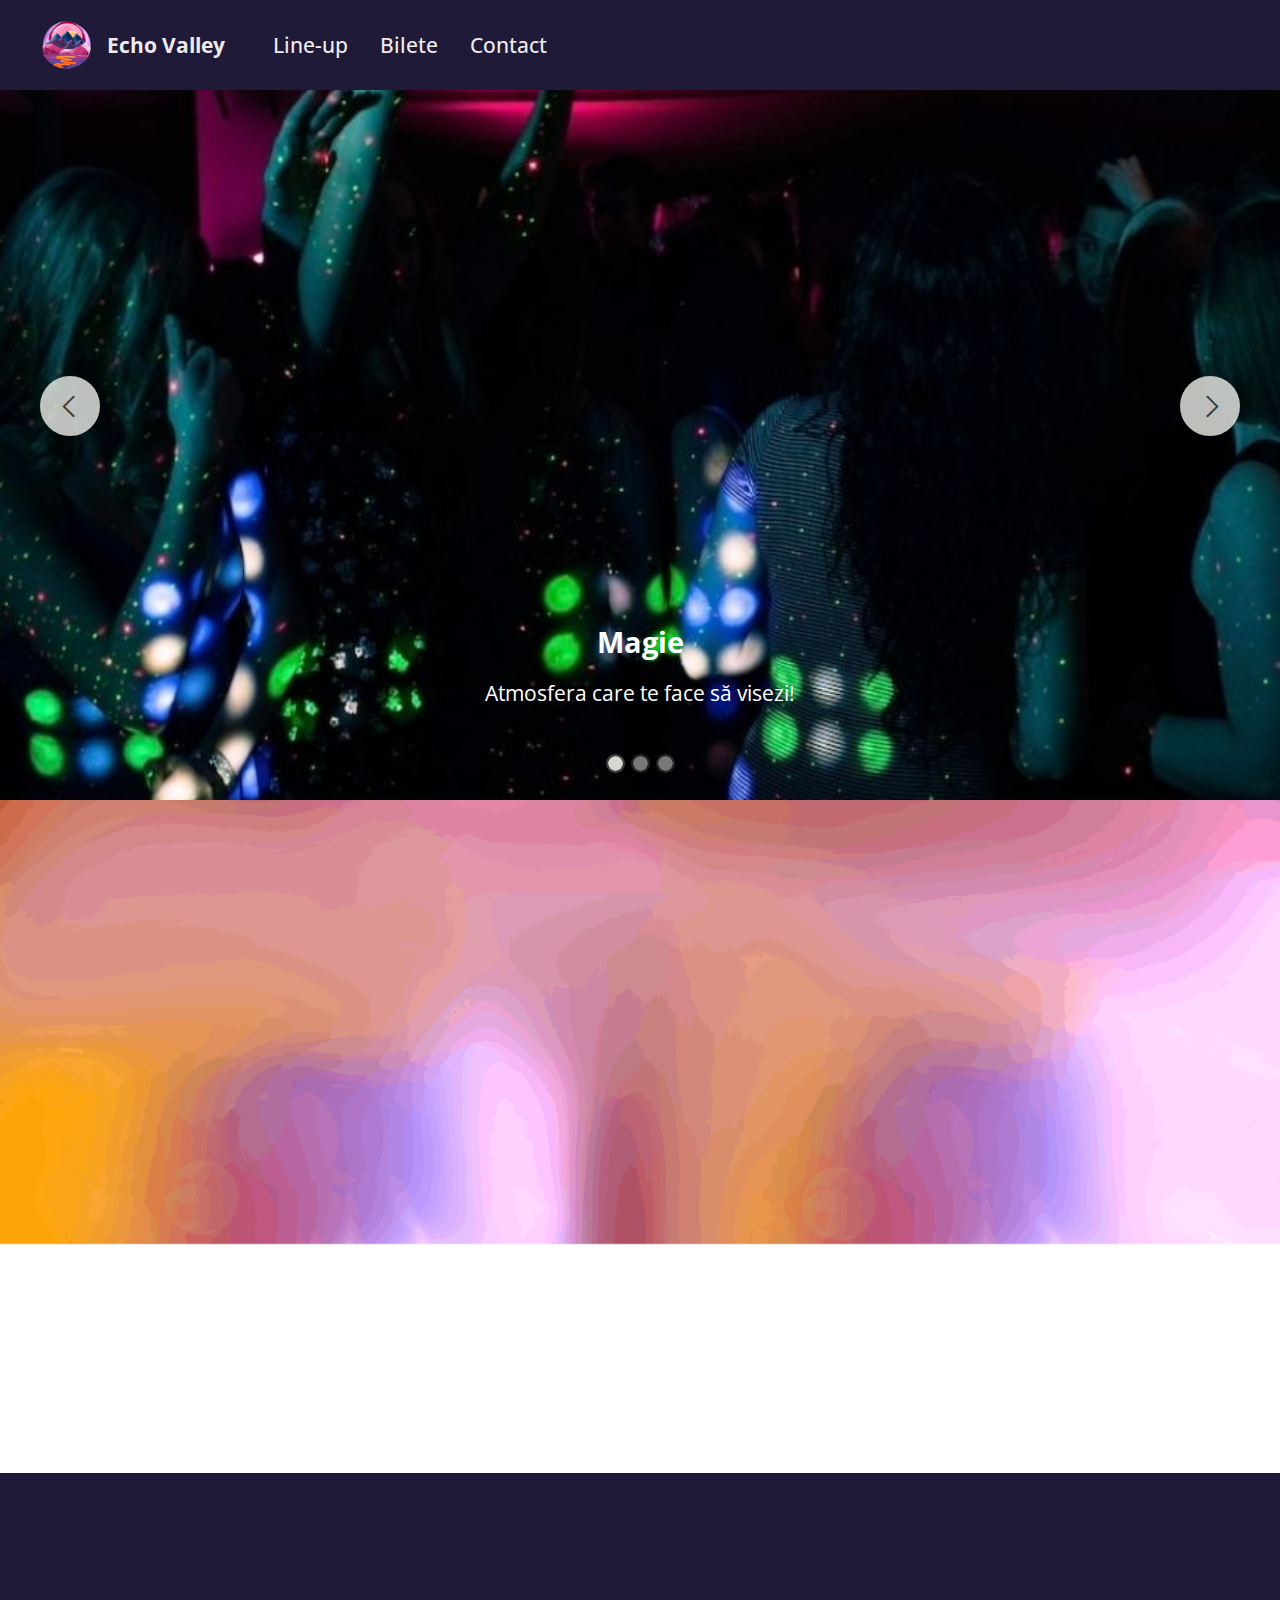
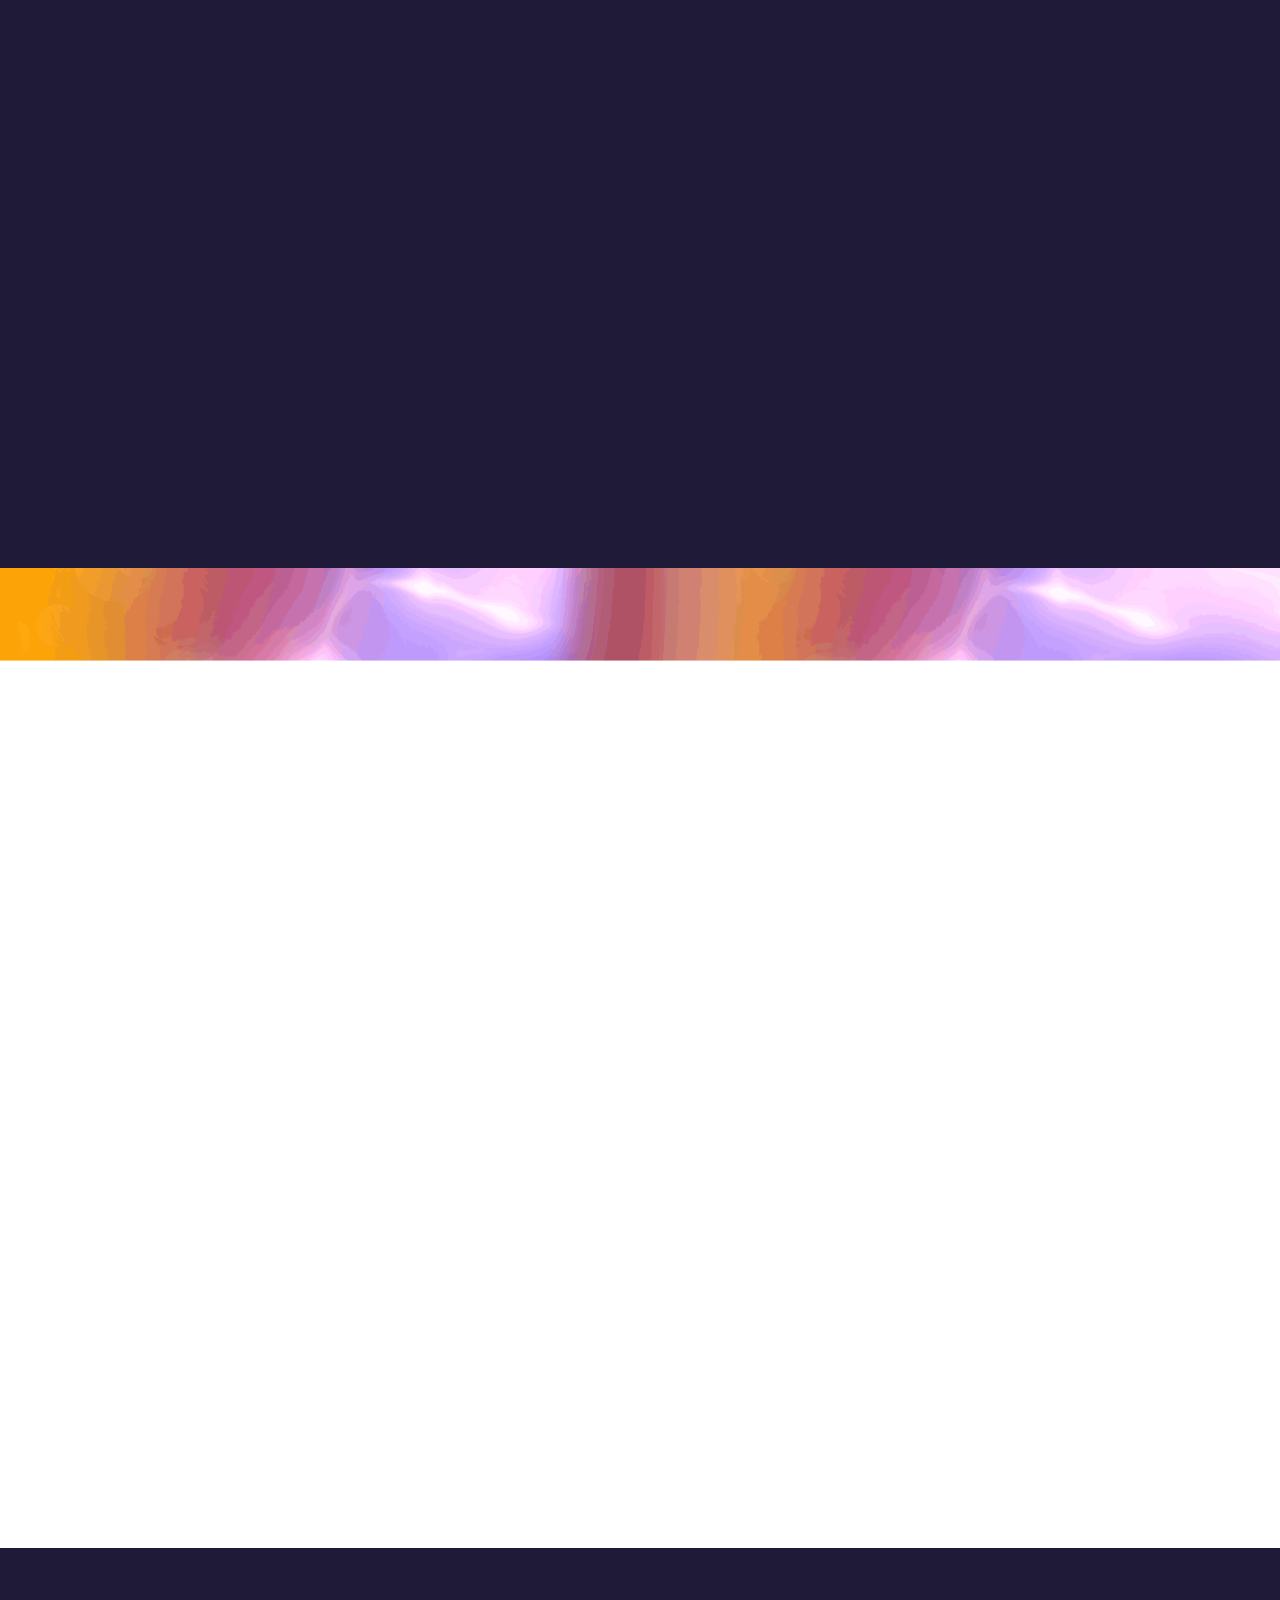
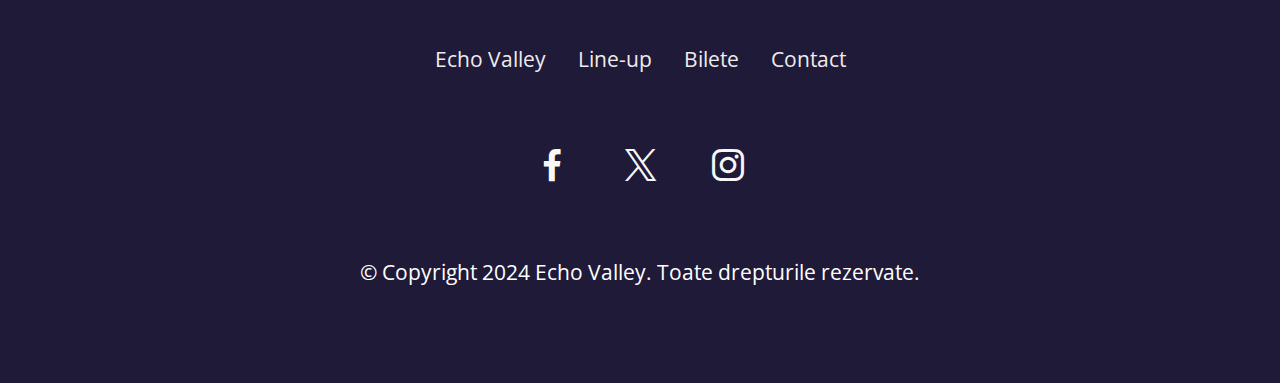
<file: index.html>
<!DOCTYPE html>
<html lang="ro">
<head>
   <meta charset="UTF-8">
   <meta http-equiv="X-UA-Compatible" content="IE=edge">
   <meta name="author" content="Teodora-Maria Kovács">
   <meta name="keywords" content="distractie, muzică, festival, artisti, lineup, concert, natură">
   <meta name="viewport" content="width=device-width, initial-scale=1, minimum-scale=1">
   <link rel="shortcut icon" href="logo.png" type="image/x-icon">
   <meta name="description"
       content="Festivalul de muzică Echo Valley care aduce împreună artiști de top și oameni pasionați. Experimentează muzica live în mijlocul naturii, creează prietenii noi și bucură-te de o atmosferă unică, plină de energie și conexiuni autentice. Vino să simți magia sunetelor alături de noi!">
   <title>Echo Valley</title>
   <link rel="stylesheet" href="assets/web/assets/mobirise-icons2/mobirise2.css">
   <link rel="stylesheet" href="assets/bootstrap/css/bootstrap.min.css">
   <link rel="stylesheet" href="assets/bootstrap/css/bootstrap-grid.min.css">
   <link rel="stylesheet" href="assets/bootstrap/css/bootstrap-reboot.min.css">
   <link rel="stylesheet" href="assets/parallax/jarallax.css">
   <link rel="stylesheet" href="assets/animatecss/animate.css">
   <link rel="stylesheet" href="assets/dropdown/css/style.css">
   <link rel="stylesheet" href="assets/socicon/css/styles.css">
   <link rel="stylesheet" href="assets/theme/css/style.css">
   <link rel="preload"
       href="https://fonts.googleapis.com/css?family=Open+Sans:300,400,500,600,700,800,300i,400i,500i,600i,700i,800i&display=swap"
       as="style" onload="this.onload=null;this.rel='stylesheet'">
   <noscript>
       <link rel="stylesheet"
           href="https://fonts.googleapis.com/css?family=Open+Sans:300,400,500,600,700,800,300i,400i,500i,600i,700i,800i&display=swap">
   </noscript>
   <link rel="preload" as="style" href="assets/mobirise/css/mbr-additional.css?v=e99fX2">
   <link rel="stylesheet" href="assets/mobirise/css/mbr-additional.css?v=e99fX2" type="text/css">
   <style>
      body {
  font-family: "Open Sans", sans-serif;
  }
   </style>
</head>


<body>
   <header>
   <section data-bs-version="5.1" class="menu menu6 cid-uzzGQ2ObG4" id="menu06-1w">
       <nav class="navbar navbar-dropdown opacityScrollOff navbar-fixed-top navbar-expand-lg">
           <div class="container">
               <div class="navbar-brand">
                   <span class="navbar-logo">
                       <a href=index.html>
                           <img src="logo.png"
                               alt="Logo rotund Echo Valley. Se vad munți colorați în mai multe straturi. Straturile îndepărtate sunt reprezentate de culori mai închise. Apare în mijloc, sub peisajul de munți, un râu curgător. Culorile sunt dominant calde, aflate pe un spectru de violet, roz și portocaliu."
                               style="height: 3rem;">
                       </a>
                   </span>
                   <span class="navbar-caption-wrap"><a class="navbar-caption text-danger text-primary display-4"
                           href="index.html#slider03-1n">Echo Valley</a></span>
               </div>
               <button class="navbar-toggler" type="button" data-toggle="collapse" data-bs-toggle="collapse"
                   data-target="#navbarSupportedContent" data-bs-target="#navbarSupportedContent"
                   aria-controls="navbarNavAltMarkup" aria-expanded="false" aria-label="Toggle navigation">
                   <span class="hamburger">
                       <span></span>
                       <span></span>
                       <span></span>
                       <span></span>
                   </span>
               </button>
               <div class="collapse navbar-collapse opacityScrollOff" id="navbarSupportedContent">
                   <ul class="navbar-nav nav-dropdown nav-right" data-app-modern-menu="true">
                       <li class="nav-item">
                           <a class="nav-link link text-danger display-4" href="lineup.html">Line-up</a>
                       </li>
                       <li class="nav-item">
                           <a class="nav-link link text-danger text-primary display-4" href="bilete.html"
                               aria-expanded="false">Bilete</a>
                       </li>
                       <li class="nav-item">
                           <a class="nav-link link text-danger text-primary display-4" href="contact.html">Contact</a>
                       </li>
                   </ul>
               </div>
           </div>
       </nav>
   </section>
   </header>
   <section data-bs-version="5.1" class="slider3 cid-uzzJRVDQqT" id="slider03-1n">
       <div class="carousel slide" id="uzB8WRF5FE" data-interval="5000" data-bs-interval="5000">
           <ol class="carousel-indicators">
               <li data-slide-to="0" data-bs-slide-to="0" class="active" data-target="#uzB8WRF5FE"
                   data-bs-target="#uzB8WRF5FE"></li>
               <li data-slide-to="1" data-bs-slide-to="1" class="" data-target="#uzB8WRF5FE"
                   data-bs-target="#uzB8WRF5FE"></li>
               <li data-slide-to="2" data-bs-slide-to="2" class="" data-target="#uzB8WRF5FE"
                   data-bs-target="#uzB8WRF5FE"></li>
           </ol>
           <div class="carousel-inner">
               <div class="carousel-item slider-image item active">
                   <div class="item-wrapper">
                       <img class="d-block w-100" src="30.jpg"
                           alt="Mulțime care dansează într-o sală întunecată. Pe audiență cad lumini tehno colorate în formă de buline mai mari sau picățele."
                           data-slide-to="0" data-bs-slide-to="0">
                       <div class="carousel-caption">
                           <p class="mbr-section-subtitle mbr-fonts-style mb-3 display-5">
                               <strong>Magie</strong>
                           </p>
                           <p class="mbr-section-text mbr-fonts-style mb-4 display-7">Atmosfera care te face să visezi!
                           </p>


                       </div>
                   </div>
               </div>
               <div class="carousel-item slider-image item">
                   <div class="item-wrapper">
                       <img class="d-block w-100" src="33.jpg"
                           alt="O maimuță care cântă la o chitară electrică, conectată la un a,plificator care se vede în spate. Fundalul este unul coplesțit de culori calde care apar ca niște fante pe un fundal închis."
                           data-slide-to="1" data-bs-slide-to="1">
                       <div class="carousel-caption">
                           <p class="mbr-section-subtitle mbr-fonts-style mb-3 display-5">
                               <strong>Muzică</strong>
                           </p>
                           <p class="mbr-section-text mbr-fonts-style mb-4 display-7">Ritmuri care îți dau fiori!</p>
                       </div>
                   </div>
               </div>
               <div class="carousel-item slider-image item">
                   <div class="item-wrapper">
                       <img class="d-block w-100" src="32.jpg"
                           alt="Public entuziast într-o sală de concert cu lumini colorate și artist pe scenă, înconjurat de jocuri de lumini galbene și albastre."
                           data-slide-to="2" data-bs-slide-to="2">
                       <div class="carousel-caption">
                           <p class="mbr-section-subtitle mbr-fonts-style mb-3 display-5">
                               <strong>Distracție</strong>
                           </p>
                           <p class="mbr-section-text mbr-fonts-style mb-4 display-7">Clipe pline de energie și voie
                               bună!</p>
                       </div>
                   </div>
               </div>
           </div>
           <a class="carousel-control carousel-control-prev" role="button" data-slide="prev" data-bs-slide="prev"
               href="#uzB8WRF5FE">
               <span class="mobi-mbri mobi-mbri-arrow-prev" aria-hidden="true"></span>
               <span class="sr-only visually-hidden">Previous</span>
           </a>
           <a class="carousel-control carousel-control-next" role="button" data-slide="next" data-bs-slide="next"
               href="#uzB8WRF5FE">
               <span class="mobi-mbri mobi-mbri-arrow-next" aria-hidden="true"></span>
               <span class="sr-only visually-hidden">Next</span>
           </a>
       </div>
   </section>
   <section data-bs-version="5.1" class="header5 cid-tJS6uM4N87 mbr-parallax-background" id="header05-1">
       <div class="mbr-overlay" style="opacity: 0; background-color: rgb(255, 255, 255);">
       </div>
       <div class="align-center container">
           <div class="row justify-content-center">
               <div class="col-md-12 col-lg-9">
                   <h1 class="mbr-section-title mbr-fonts-style mb-4 display-2"><strong>Despre noi</strong></h1>
                   <p class="mbr-text mbr-fonts-style mb-4 display-7">La Echo Valley, ne-am propus să creăm mai mult
                       decât un festival — o experiență autentică unde muzica, natura și oamenii se îmbină într-o
                       atmosferă unică, vibrantă și plină de energie. Situat într-o vale pitorească, festivalul nostru
                       aduce împreună artiști de top din întreaga lume, sunete captivante și un decor natural
                       impresionant, care amplifică magia fiecărui moment.</p>
                       <p class="mbr-text mbr-fonts-style mb-4 display-7">Echo Valley este locul unde
                       prieteniile se nasc sub cerul deschis, dansurile durează până la răsărit și amintirile se
                       creează spontan. Fiecare ediție este construită cu pasiune și dedicație, având la bază dorința
                       noastră de a conecta oamenii prin muzică și emoție pură. Vino să simți vibe-ul, să te bucuri de
                       conexiuni autentice și să trăiești experiența Echo Valley!</p>
               </div>
           </div>
           <div class="row mt-5 justify-content-center">
           </div>
       </div>
   </section>
   <section data-bs-version="5.1" class="features4 cid-tMlEXTHLbS" id="features04-w">
       <div class="container">
           <div class="row justify-content-center">
               <div class="col-12 content-head">
                   <div class="mbr-section-head mb-5">
                       <h2 class="mbr-section-title mbr-fonts-style align-center mb-0 display-2"><strong>Cele trei
                               scene majore</strong></h2>
                   </div>
               </div>
           </div>
           <div class="row">
               <div class="item features-image col-12 col-md-6 col-lg-4">
                   <div class="item-wrapper">
                       <div class="item-img">
                           <img src="1.png"
                               alt="Mai mulți tineri care stau pe pături pe câmpul festivalului. Pe fundal sunt mulți copaci.">
                       </div>
                       <div class="item-content">
                           <h3 class="item-title mbr-fonts-style display-5">
                               <strong>Scena Văii</strong>
                           </h3>
                       </div>
                   </div>
               </div>
               <div class="item features-image col-12 col-md-6 col-lg-4">
                   <div class="item-wrapper">
                       <div class="item-img">
                           <img src="2.png"
                               alt="Balerine care dansează în cer în timpul apusului. Dansatoarele sunt îmbrăcate la fel, în rochii albe.">
                       </div>
                       <div class="item-content">
                           <h3 class="item-title mbr-fonts-style display-5">
                               <strong>Scena Apei</strong>
                           </h3>
                       </div>
                   </div>
               </div>
               <div class="item features-image col-12 col-md-6 col-lg-4">
                   <div class="item-wrapper">
                       <div class="item-img">
                           <img src="3.png"
                               alt="Echipă de dans surprinsă dinamic. Fundalul este întunecat, dar lumina cade ambiental pe dansatori.">
                       </div>
                       <div class="item-content">
                           <h3 class="item-title mbr-fonts-style display-5">
                               <strong>Scena Stelară</strong>
                           </h3>
                       </div>
                   </div>
               </div>
           </div>
       </div>
   </section>
   <section data-bs-version="5.1" class="people04 cid-uzAs8zrIXD mbr-parallax-background" id="people04-27">
       <div class="container">
           <div class="row mb-5 justify-content-center">
               <div class="col-12 mb-0 content-head">
                   <h2 class="mbr-section-title mbr-fonts-style align-center mb-0 display-2">
                       <strong>Testimoniale</strong>
                   </h2>
               </div>
           </div>
           <div class="row mbr-masonry" data-masonry="{&quot;percentPosition&quot;: true }">
               <div class="item features-without-image col-12 col-md-6 col-lg-6 active">
                   <div class="item-wrapper">
                       <div class="card-box align-left">
                           <p class="card-text mbr-fonts-style display-7">
                               "Atmosfera a fost incredibilă, iar organizarea impecabilă. Abia aștept să revin și să
                               împărtășesc din nou această energie pozitivă!"
                           </p>
                           <div class="img-wrapper mt-4 mb-2">
                               <img src="m-9.jpg" data-slide-to="0" data-bs-slide-to="0" alt="">
                           </div>
                           <h3 class="card-title mbr-fonts-style display-7">
                               <strong>Alex P.</strong>
                           </h3>
                       </div>
                   </div>
               </div>
               <div class="item features-without-image col-12 col-md-6 col-lg-6">
                   <div class="item-wrapper">
                       <div class="card-box align-left">
                           <p class="card-text mbr-fonts-style display-7">
                               Am simțit energia publicului și magia momentului. Fiecare artist a adus ceva unic, iar
                               atmosfera a fost incendiară!”
                           </p>
                           <div class="img-wrapper mt-4 mb-2">
                               <img src="w-14.jpg" data-slide-to="1" data-bs-slide-to="1" alt="">
                           </div>
                           <h3 class="card-title mbr-fonts-style display-7">
                               <strong>Diana C.</strong>
                           </h3>
                       </div>
                   </div>
               </div>
               <div class="item features-without-image col-12 col-md-6 col-lg-6">
                   <div class="item-wrapper">
                       <div class="card-box align-left">
                           <p class="card-text mbr-fonts-style display-7">
                               "Am fost impresionată de diversitatea activităților și de profesionalismul echipei. Cu
                               siguranță, un eveniment de top!"
                           </p>
                           <div class="img-wrapper mt-4 mb-2">
                               <img src="w-15.jpg" data-slide-to="2" data-bs-slide-to="2" alt="">
                           </div>
                           <h3 class="card-title mbr-fonts-style display-7">
                               <strong>Andreea M.</strong>
                           </h3>
                       </div>
                   </div>
               </div>
               <div class="item features-without-image col-12 col-md-6 col-lg-6">
                   <div class="item-wrapper">
                       <div class="card-box align-left">
                           <p class="card-text mbr-fonts-style display-7">
                               „Un festival de neuitat! Totul, de la organizare până la muzică, a fost la superlativ.
                               Line-up-ul a fost pur și simplu spectaculos!”
                           </p>
                           <div class="img-wrapper mt-4 mb-2">
                               <img src="m-10.jpg" data-slide-to="3" data-bs-slide-to="3" alt="">
                           </div>
                           <h3 class="card-title mbr-fonts-style display-7">
                               <strong>Radu T</strong>
                           </h3>
                       </div>
                   </div>
               </div>
           </div>
       </div>
   </section>
   <footer>
   <section data-bs-version="5.1" class="footer3 cid-uzzP57ISCn" id="footer03-1r">
       <div class="container">
           <div class="row">
               <div class="row-links">
                   <ul class="header-menu">
                       <li class="header-menu-item mbr-fonts-style display-4"><a href="index.html#slider03-1n"
                               class="text-success">Echo Valley</a></li>
                       <li class="header-menu-item mbr-fonts-style display-4"><a href="lineup.html"
                               class="text-success">Line-up</a></li>
                       <li class="header-menu-item mbr-fonts-style display-4"><a href="bilete.html"
                               class="text-success">Bilete</a></li>
                       <li class="header-menu-item mbr-fonts-style display-4"><a href="contact.html"
                               class="text-success">Contact</a></li>
                   </ul>
               </div>
               <div class="col-12 mt-4">
                   <div class="social-row">
                       <div class="soc-item">
                           <a href="https://facebook.com" target="_blank">
                               <span class="mbr-iconfont socicon socicon-facebook display-7"></span>
                           </a>
                       </div>
                       <div class="soc-item">
                           <a href="https://x.com" target="_blank">
                               <span class="mbr-iconfont socicon-twitter socicon"></span>
                           </a>
                       </div>
                       <div class="soc-item">
                           <a href="https://instagram.com" target="_blank">
                               <span class="mbr-iconfont socicon-instagram socicon"></span>
                           </a>
                       </div>
                   </div>
               </div>
               <div class="col-12 mt-5">
                   <p class="mbr-fonts-style copyright display-7">
                       © Copyright 2024 Echo Valley. Toate drepturile rezervate.
                   </p>
               </div>
           </div>
       </div>
   </section>
   </footer>
   <section>
       <script src="assets/bootstrap/js/bootstrap.bundle.min.js"></script>
       <script src="assets/parallax/jarallax.js"></script>
       <script src="assets/smoothscroll/smooth-scroll.js"></script>
       <script src="assets/ytplayer/index.js"></script>
       <script src="assets/dropdown/js/navbar-dropdown.js"></script>
       <script src="assets/masonry/masonry.pkgd.min.js"></script>
       <script src="assets/imagesloaded/imagesloaded.pkgd.min.js"></script>
       <script src="assets/theme/js/script.js"></script>
       <input name="animation" type="hidden">
   </section>
</body>
</html>
</file>
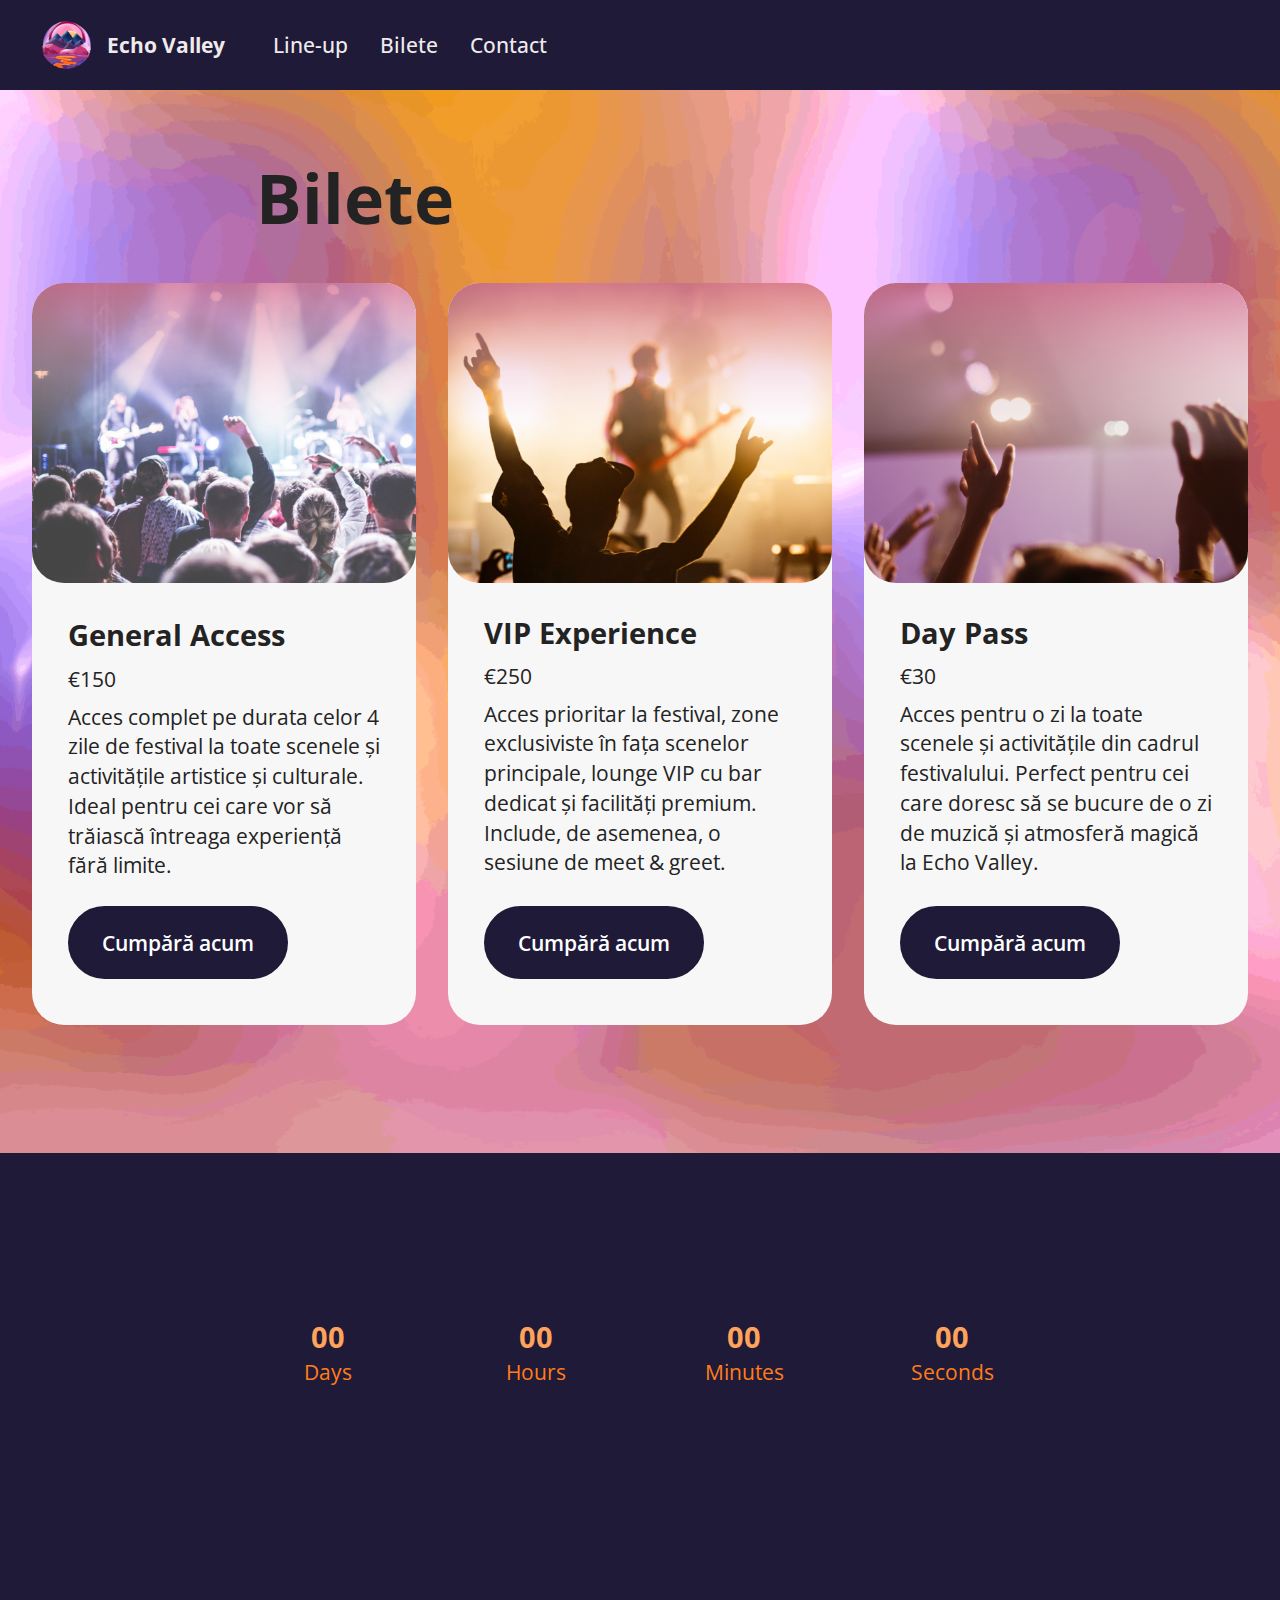
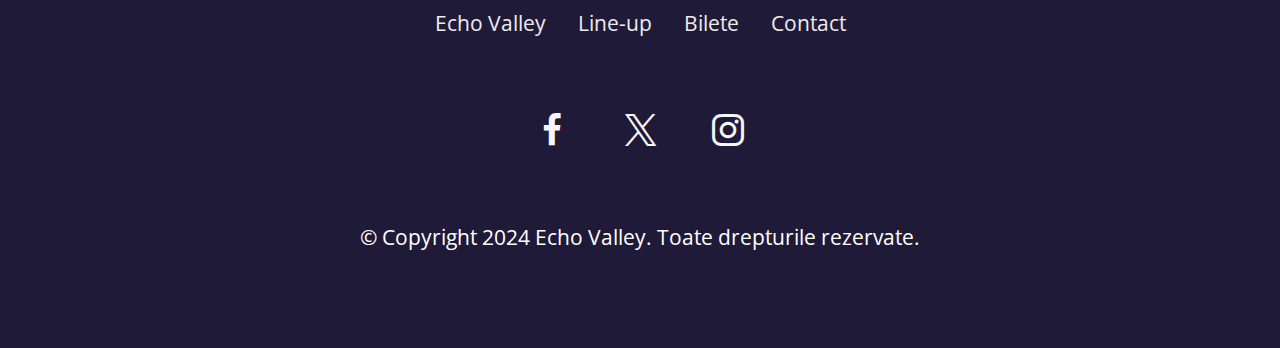
<file: bilete.html>
<!DOCTYPE html>
<html lang="ro">
<head>
<meta charset="UTF-8">
<meta name="author" content="Teodora-Maria Kovács">
<meta name="keywords" content="distractie, muzică, festival, concert, natură">
<meta http-equiv="X-UA-Compatible" content="IE=edge">
<meta name="viewport" content="width=device-width, initial-scale=1, minimum-scale=1">
<link rel="shortcut icon" href="logo.png" type="image/x-icon">
<meta name="description"
  content="Descoperă tipurile de bilete disponibile pentru festival: opțiuni pentru toate preferințele, de la acces general la experiențe VIP. Rezervă-ți locul acum și bucură-te de muzică, distracție și momente unice!">
<title>Bilete</title>
<link rel="stylesheet" href="assets/web/assets/mobirise-icons2/mobirise2.css">
<link rel="stylesheet" href="assets/bootstrap/css/bootstrap.min.css">
<link rel="stylesheet" href="assets/bootstrap/css/bootstrap-grid.min.css">
<link rel="stylesheet" href="assets/bootstrap/css/bootstrap-reboot.min.css">
<link rel="stylesheet" href="assets/animatecss/animate.css">
<link rel="stylesheet" href="assets/dropdown/css/style.css">
<link rel="stylesheet" href="assets/socicon/css/styles.css">
<link rel="stylesheet" href="assets/theme/css/style.css">
<link rel="preload"
  href="https://fonts.googleapis.com/css?family=Open+Sans:300,400,500,600,700,800,300i,400i,500i,600i,700i,800i&display=swap"
  as="style" onload="this.onload=null;this.rel='stylesheet'">
<noscript>
  <link rel="stylesheet"
    href="https://fonts.googleapis.com/css?family=Open+Sans:300,400,500,600,700,800,300i,400i,500i,600i,700i,800i&display=swap">
</noscript>
<link rel="preload" as="style" href="assets/mobirise/css/mbr-additional.css?v=zEXuHF">
<link rel="stylesheet" href="assets/mobirise/css/mbr-additional.css?v=zEXuHF" type="text/css">
<style>
.deschis {
color: #f7f7f7;
 }
  body {
  font-family: "Open Sans", sans-serif;
  }
</style>
</head>
<body>
  <header>
<section data-bs-version="5.1" class="menu menu6 cid-uzzGQ2ObG4" id="menu06-1w">
  <nav class="navbar navbar-dropdown opacityScrollOff navbar-fixed-top navbar-expand-lg">
    <div class="container">
      <div class="navbar-brand">
        <span class="navbar-logo">
          <a href=index.html>
            <img src="logo.png"
              alt="Logo rotund Echo Valley. Se vad munți colorați în mai multe straturi. Straturile îndepărtate sunt reprezentate de culori mai închise. Apare în mijloc, sub peisajul de munți, un râu curgător. Culorile sunt dominant calde, aflate pe un spectru de violet, roz și portocaliu."
              style="height: 3rem;">
          </a>
        </span>
        <span class="navbar-caption-wrap"><a class="navbar-caption text-danger text-primary display-4"
            href="index.html#slider03-1n">Echo Valley</a></span>
      </div>
      <button class="navbar-toggler" type="button" data-toggle="collapse" data-bs-toggle="collapse"
        data-target="#navbarSupportedContent" data-bs-target="#navbarSupportedContent"
        aria-controls="navbarNavAltMarkup" aria-expanded="false" aria-label="Toggle navigation">
        <span class="hamburger">
          <span></span>
          <span></span>
          <span></span>
          <span></span>
        </span>
      </button>
      <div class="collapse navbar-collapse opacityScrollOff" id="navbarSupportedContent">
        <ul class="navbar-nav nav-dropdown nav-right" data-app-modern-menu="true">
          <li class="nav-item">
            <a class="nav-link link text-danger display-4" href="lineup.html">Line-up</a>
          </li>
          <li class="nav-item">
            <a class="nav-link link text-danger text-primary display-4" href="bilete.html"
              aria-expanded="false">Bilete</a>
          </li>
          <li class="nav-item">
            <a class="nav-link link text-danger text-primary display-4" href="contact.html">Contact</a>
          </li>
        </ul>
      </div>
    </div>
  </nav>
</section>
  </header>
<section data-bs-version="5.1" class="pricing02 cid-uzAqRAsJaX" id="pricing02-26">
  <div class="mbr-overlay"></div>
  <div class="container">
    <div class="row justify-content-center">
      <div class="col-12 content-head">
        <div class="mbr-section-head mb-5">
          <h1 class="mbr-section-title mbr-fonts-style align-center mb-0 display-1">
            <strong>Bilete</strong>
          </h1>
        </div>
      </div>
    </div>
    <div class="row">
      <div class="item features-image col-12 col-md-6 col-lg-4">
        <div class="item-wrapper">
          <div class="item-img">
            <img src="5.png"
              alt="Surprinderea audienței din spate care are mâinile sus. În depărtare se vede scena cu o trupă care cântă live.">
          </div>
          <div class="item-content">
            <h2 class="item-title mbr-fonts-style display-5">
              <strong>General Access</strong>
            </h2>
            <h3 class="item-subtitle mbr-fonts-style display-7">€150</h3>
            <p class="mbr-text mbr-fonts-style display-7">Acces complet pe durata celor 4 zile de festival la toate
              scenele și activitățile artistice și culturale. Ideal pentru cei care vor să trăiască întreaga
              experiență fără limite.</p>
            <div class="mbr-section-btn item-footer"><a href="" class="btn item-btn btn-primary display-7">Cumpără
                acum</a></div>
          </div>
        </div>
      </div>
      <div class="item features-image col-12 col-md-6 col-lg-4">
        <div class="item-wrapper">
          <div class="item-img">
            <img src="4.png"
              alt="Un fan surprins din spate, cum iese în evidență, deoarece stă pe umerii cuiva. În depărtare se vede scena unde cântă artistul la o chitară electrică.">
          </div>
          <div class="item-content">
            <h2 class="item-title mbr-fonts-style display-2">
              <strong>VIP Experience</strong>
            </h2>
            <h3 class="item-subtitle mbr-fonts-style display-7">€250</h3>
            <p class="mbr-text mbr-fonts-style display-7">
              Acces prioritar la festival, zone exclusiviste în fața scenelor principale, lounge VIP cu bar dedicat și
              facilități premium. Include, de asemenea, o sesiune de meet &amp; greet.
            </p>
            <div class="mbr-section-btn item-footer"><a href="" class="btn item-btn btn-primary display-7">Cumpără
                acum</a></div>
          </div>
        </div>
      </div>
      <div class="item features-image col-12 col-md-6 col-lg-4">
        <div class="item-wrapper">
          <div class="item-img">
            <img src="6.png"
              alt="Fotografie care suprinde mâinile spectatorilor fiind ridicate. În spate se vede scena cu artiștii.">
          </div>
          <div class="item-content">
            <h2 class="item-title mbr-fonts-style display-2">
              <strong>Day Pass</strong>
            </h2>
            <h3 class="item-subtitle mbr-fonts-style display-7">
              €30</h3>
            <p class="mbr-text mbr-fonts-style display-7">
              Acces pentru o zi la toate scenele și activitățile din cadrul festivalului. Perfect pentru cei care
              doresc să se bucure de o zi de muzică și atmosferă magică la Echo Valley.
            </p>
            <div class="mbr-section-btn item-footer"><a href="" class="btn item-btn btn-primary display-7">Cumpără
                acum</a></div>
          </div>
        </div>
      </div>
    </div>
  </div>
</section>
<section data-bs-version="5.1" class="countdown1 cid-uzA9LETiTy" id="countdown1-21">
  <div class="container">
    <div class="row justify-content-center">
      <div class="col-lg-8">
        <h2 class="mbr-section-title mb-5 align-center mbr-fonts-style display-2 deschis">
          <strong>Urmează</strong>
        </h2>
        <div class="countdown-cont align-center mb-5 display-7">
          <div title="Days" class="daysCountdown col-xs-3 col-sm-3 col-md-3 display-7"></div>
          <div title="Hours" class="hoursCountdown col-xs-3 col-sm-3 col-md-3 display-7"></div>
          <div title="Minutes" class="minutesCountdown col-xs-3 col-sm-3 col-md-3 display-7"></div>
          <div title="Seconds" class="secondsCountdown col-xs-3 col-sm-3 col-md-3 display-7"></div>
          <div class="countdown" data-due-date="2025/08/08"></div>
        </div>
        <p class="mbr-text mb-5 align-center mbr-fonts-style display-7">
          Stai pe aproape și pregătește-te de festival</p>
      </div>
    </div>
  </div>
</section>
  <footer>
<section data-bs-version="5.1" class="footer3 cid-uzzP57ISCn" id="footer03-1x">
  <div class="container">
    <div class="row">
      <div class="row-links">
        <ul class="header-menu">
          <li class="header-menu-item mbr-fonts-style display-4"><a href="index.html#slider03-1n"
              class="text-success">Echo Valley</a></li>
          <li class="header-menu-item mbr-fonts-style display-4"><a href="lineup.html"
              class="text-success">Line-up</a></li>
          <li class="header-menu-item mbr-fonts-style display-4"><a href="bilete.html" class="text-success">Bilete</a>
          </li>
          <li class="header-menu-item mbr-fonts-style display-4"><a href="contact.html"
              class="text-success">Contact</a></li>
        </ul>
      </div>
      <div class="col-12 mt-4">
        <div class="social-row">
          <div class="soc-item">
            <a href="https://www.facebook.com" target="_blank">
              <span class="mbr-iconfont socicon socicon-facebook display-7"></span>
            </a>
          </div>
          <div class="soc-item">
            <a href="https://www.x.com" target="_blank">
              <span class="mbr-iconfont socicon-twitter socicon"></span>
            </a>
          </div>
          <div class="soc-item">
            <a href="https://www.instagram.com" target="_blank">
              <span class="mbr-iconfont socicon-instagram socicon"></span>
            </a>
          </div>
        </div>
      </div>
      <div class="col-12 mt-5">
        <p class="mbr-fonts-style copyright display-7">
          © Copyright 2024 Echo Valley. Toate drepturile rezervate.
        </p>
      </div>
    </div>
  </div>
</section>
</footer>
<script src="assets/bootstrap/js/bootstrap.bundle.min.js"></script>
<script src="assets/smoothscroll/smooth-scroll.js"></script>
<script src="assets/ytplayer/index.js"></script>
<script src="assets/dropdown/js/navbar-dropdown.js"></script>
<script src="assets/countdown/countdown.js"></script>
<script src="assets/theme/js/script.js"></script>
<input name="animation" type="hidden">
</body>
</html>
</file>
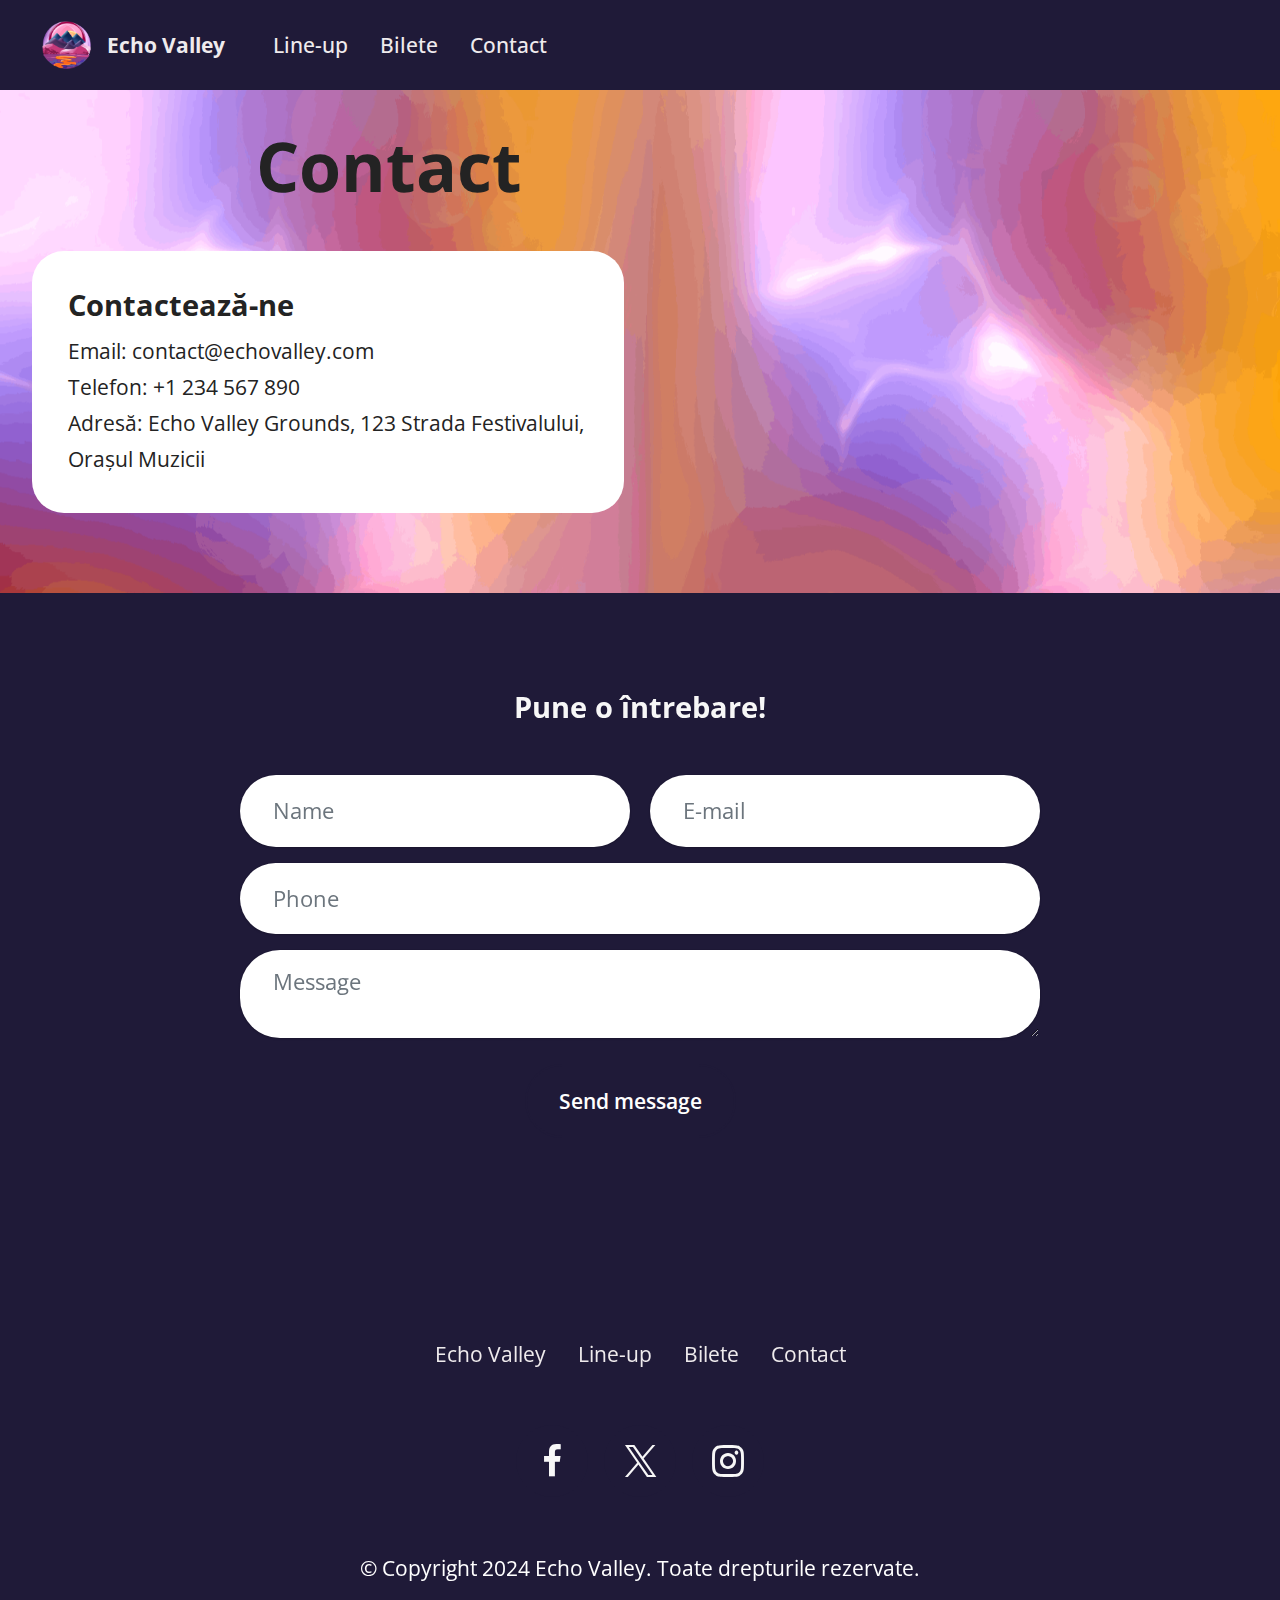
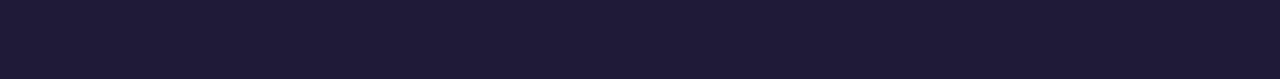
<file: contact.html>
<!DOCTYPE html>
<html lang="ro">
<head>
   <meta charset="UTF-8">
   <meta http-equiv="X-UA-Compatible" content="IE=edge">
   <meta name="author" content="Teodora-Maria Kovács">
   <meta name="keywords" content="distractie, muzică, festival, concert, natură">
   <meta name="viewport" content="width=device-width, initial-scale=1, minimum-scale=1">
   <link rel="shortcut icon" href="assets/images/logo-96x94.png" type="image/x-icon">
   <meta name="description"
   content="Ai întrebări sau nevoie de informații? Vizitează pagina noastră de contact pentru detalii despre locație, asistență și colaborări. Suntem aici să te ajutăm!">
   <title>Contact</title>
   <link rel="stylesheet" href="assets/web/assets/mobirise-icons2/mobirise2.css">
   <link rel="stylesheet" href="assets/bootstrap/css/bootstrap.min.css">
   <link rel="stylesheet" href="assets/bootstrap/css/bootstrap-grid.min.css">
   <link rel="stylesheet" href="assets/bootstrap/css/bootstrap-reboot.min.css">
   <link rel="stylesheet" href="assets/parallax/jarallax.css">
   <link rel="stylesheet" href="assets/animatecss/animate.css">
   <link rel="stylesheet" href="assets/dropdown/css/style.css">
   <link rel="stylesheet" href="assets/socicon/css/styles.css">
   <link rel="stylesheet" href="assets/theme/css/style.css">
   <link rel="preload"
       href="https://fonts.googleapis.com/css?family=Open+Sans:300,400,500,600,700,800,300i,400i,500i,600i,700i,800i&display=swap"
       as="style" onload="this.onload=null;this.rel='stylesheet'">
   <noscript>
       <link rel="stylesheet"
           href="https://fonts.googleapis.com/css?family=Open+Sans:300,400,500,600,700,800,300i,400i,500i,600i,700i,800i&display=swap">
   </noscript>
   <link rel="preload" as="style" href="assets/mobirise/css/mbr-additional.css?v=nhkp7Y">
   <link rel="stylesheet" href="assets/mobirise/css/mbr-additional.css?v=nhkp7Y" type="text/css">
   <style>
      body {
  font-family: "Open Sans", sans-serif;
  }
   </style>
</head>
<body>
   <header>
   <section data-bs-version="5.1" class="menu menu6 cid-uzzGQ2ObG4" id="menu06-1w">
       <nav class="navbar navbar-dropdown opacityScrollOff navbar-fixed-top navbar-expand-lg">
           <div class="container">
               <div class="navbar-brand">
                   <span class="navbar-logo">
                       <a href=index.html>
                           <img src="logo.png"
                               alt="Logo rotund Echo Valley. Se vad munți colorați în mai multe straturi. Straturile îndepărtate sunt reprezentate de culori mai închise. Apare în mijloc, sub peisajul de munți, un râu curgător. Culorile sunt dominant calde, aflate pe un spectru de violet, roz și portocaliu."
                               style="height: 3rem;">
                       </a>
                   </span>
                   <span class="navbar-caption-wrap"><a class="navbar-caption text-danger text-primary display-4"
                           href="index.html#slider03-1n">Echo Valley</a></span>
               </div>
               <button class="navbar-toggler" type="button" data-toggle="collapse" data-bs-toggle="collapse"
                   data-target="#navbarSupportedContent" data-bs-target="#navbarSupportedContent"
                   aria-controls="navbarNavAltMarkup" aria-expanded="false" aria-label="Toggle navigation">
                   <span class="hamburger">
                       <span></span>
                       <span></span>
                       <span></span>
                       <span></span>
                   </span>
               </button>
               <div class="collapse navbar-collapse opacityScrollOff" id="navbarSupportedContent">
                   <ul class="navbar-nav nav-dropdown nav-right" data-app-modern-menu="true">
                       <li class="nav-item">
                           <a class="nav-link link text-danger display-4" href="lineup.html">Line-up</a>
                       </li>
                       <li class="nav-item">
                           <a class="nav-link link text-danger text-primary display-4" href="bilete.html"
                               aria-expanded="false">Bilete</a>
                       </li>
                       <li class="nav-item">
                           <a class="nav-link link text-danger text-primary display-4" href="contact.html">Contact</a>
                       </li>
                   </ul>
               </div>
           </div>
       </nav>
   </section>
      </header>
   <section data-bs-version="5.1" class="contacts02 map1 cid-uzAblCEYvo mbr-parallax-background" id="contacts02-24">
       <div class="mbr-overlay" style="opacity: 0; background-color: rgb(255, 255, 255);"></div>
       <div class="container">
           <div class="row justify-content-center">
               <div class="col-12 content-head">
                   <div class="mbr-section-head mb-5">
                       <h1 class="mbr-section-title mbr-fonts-style align-center mb-0 display-1">
                           <strong>Contact</strong>
                       </h1>
                   </div>
               </div>
           </div>
           <div class="row justify-content-center">
               <div class="card col-12 col-md-12 col-lg-6">
                   <div class="card-wrapper">
                       <div class="text-wrapper">
                           <h2 class="cardTitle mbr-fonts-style mb-2 display-2">
                               <strong>Contactează-ne</strong>
                           </h2>
                           <ul class="list mbr-fonts-style display-7">
                               <li class="mbr-text item-wrap">Email: contact@echovalley.com</li>
                               <li class="mbr-text item-wrap">Telefon: +1 234 567 890</li>
                               <li class="mbr-text item-wrap">Adresă: Echo Valley Grounds, 123 Strada Festivalului,
                                   Orașul Muzicii</li>
                           </ul>
                       </div>
                   </div>
               </div>
               <div class="map-wrapper col-md-12 col-lg-6">
                   <div class="google-map"><iframe  style="border:0"
                           src="https://www.google.com/maps/embed?pb=!1m18!1m12!1m3!1d86491.58758125392!2d22.742726235431068!3d47.35608996836353!2m3!1f0!2f0!3f0!3m2!1i1024!2i768!4f13.1!3m3!1m2!1s0x4748735e16005359%3A0xfa48c0f886dcafe4!2zNDU3MjMwIFPEg3JtxIPImWFn!5e0!3m2!1sro!2sro!4v1736606511134!5m2!1sro!2sro"
                           allowfullscreen=""></iframe></div>
               </div>
           </div>
       </div>
   </section>
<section data-bs-version="5.1" class="form5 cid-uA4B5D5KnV" id="form02-2d">
  <div class="container">
       <div class="row justify-content-center">
           <div class="col-12 content-head">
               <div class="mbr-section-head mb-5">
                   <h2 class="mbr-section-title mbr-fonts-style align-center mb-0 display-2">
                       <strong>Pune o întrebare!</strong>
                   </h2>
                  
               </div>
           </div>
       </div>
       <div class="row justify-content-center">
           <div class="col-lg-8 mx-auto mbr-form" data-form-type="formoid">
               <form action="https://gmail.com" method="POST" class="mbr-form form-with-styler" data-form-title="Form Name"><input type="hidden" name="email" data-form-email="true" value="Ri17K8R7zGGPbGCHBv1q/9gUAeD0TiQu85SzMxasGFybMf+9VgRcUHImTJnDeb1Bl1T9FIsJQw7x9wMlKEuwUQWq45gpeFFniEyaPVasutJrvBo1SLNVZEuYugedFmTo">
                   <div class="row">
                       <div hidden="hidden" data-form-alert="" class="alert alert-success col-12">Thanks for filling out the form!</div>
                       <div hidden="hidden" data-form-alert-danger="" class="alert alert-danger col-12">
                           Oops...! some problem!
                       </div>
                   </div>
                   <div class="dragArea row">
                       <div class="col-md col-sm-12 form-group mb-3" data-for="name">
                           <input type="text" name="name" placeholder="Name" data-form-field="name" class="form-control" value="" id="name-form02-2d">
                       </div>
                       <div class="col-md col-sm-12 form-group mb-3" data-for="email">
                           <input type="email" name="email" placeholder="E-mail" data-form-field="email" class="form-control" value="" id="email-form02-2d">
                       </div>
                       <div class="col-12 form-group mb-3" data-for="phone">
                           <input type="tel" name="phone" placeholder="Phone" data-form-field="phone" class="form-control" value="" id="phone-form02-2d">
                       </div>
                       <div class="col-12 form-group mb-3" data-for="textarea">
                           <textarea name="textarea" placeholder="Message" data-form-field="textarea" class="form-control" id="textarea-form02-2d"></textarea>
                       </div>
                       <div class="col-lg-12 col-md-12 col-sm-12 align-center mbr-section-btn">
                           <button type="submit" class="btn btn-primary display-7">Send message</button>
                       </div>
                   </div>
               </form>
           </div>
       </div>
   </div>
</section>
   <footer>
   <section data-bs-version="5.1" class="footer3 cid-uzzP57ISCn" id="footer03-23">
       <div class="container">
           <div class="row">
               <div class="row-links">
                   <ul class="header-menu">
                       <li class="header-menu-item mbr-fonts-style display-4"><a href="index.html#slider03-1n"
                               class="text-success">Echo Valley</a></li>
                       <li class="header-menu-item mbr-fonts-style display-4"><a href="lineup.html"
                               class="text-success">Line-up</a></li>
                       <li class="header-menu-item mbr-fonts-style display-4"><a href="bilete.html"
                               class="text-success">Bilete</a></li>
                       <li class="header-menu-item mbr-fonts-style display-4"><a href="contact.html"
                               class="text-success">Contact</a></li>
                   </ul>
               </div>
               <div class="col-12 mt-4">
                   <div class="social-row">
                       <div class="soc-item">
                           <a href="https://facebook.com" target="_blank">
                               <span class="mbr-iconfont socicon socicon-facebook display-7"></span>
                           </a>
                       </div>
                       <div class="soc-item">
                           <a href="https://x.com" target="_blank">
                               <span class="mbr-iconfont socicon-twitter socicon"></span>
                           </a>
                       </div>
                       <div class="soc-item">
                           <a href="https://instagram.com" target="_blank">
                               <span class="mbr-iconfont socicon-instagram socicon"></span>
                           </a>
                       </div>
                   </div>
               </div>
               <div class="col-12 mt-5">
                   <p class="mbr-fonts-style copyright display-7">
                       © Copyright 2024 Echo Valley. Toate drepturile rezervate.
                   </p>
               </div>
           </div>
       </div>
   </section>
   </footer>
   <script src="assets/bootstrap/js/bootstrap.bundle.min.js"></script>
   <script src="assets/parallax/jarallax.js"></script>
   <script src="assets/smoothscroll/smooth-scroll.js"></script>
   <script src="assets/ytplayer/index.js"></script>
   <script src="assets/dropdown/js/navbar-dropdown.js"></script>
   <script src="assets/theme/js/script.js"></script>
   <input name="animation" type="hidden">
</body>
</html>
</file>
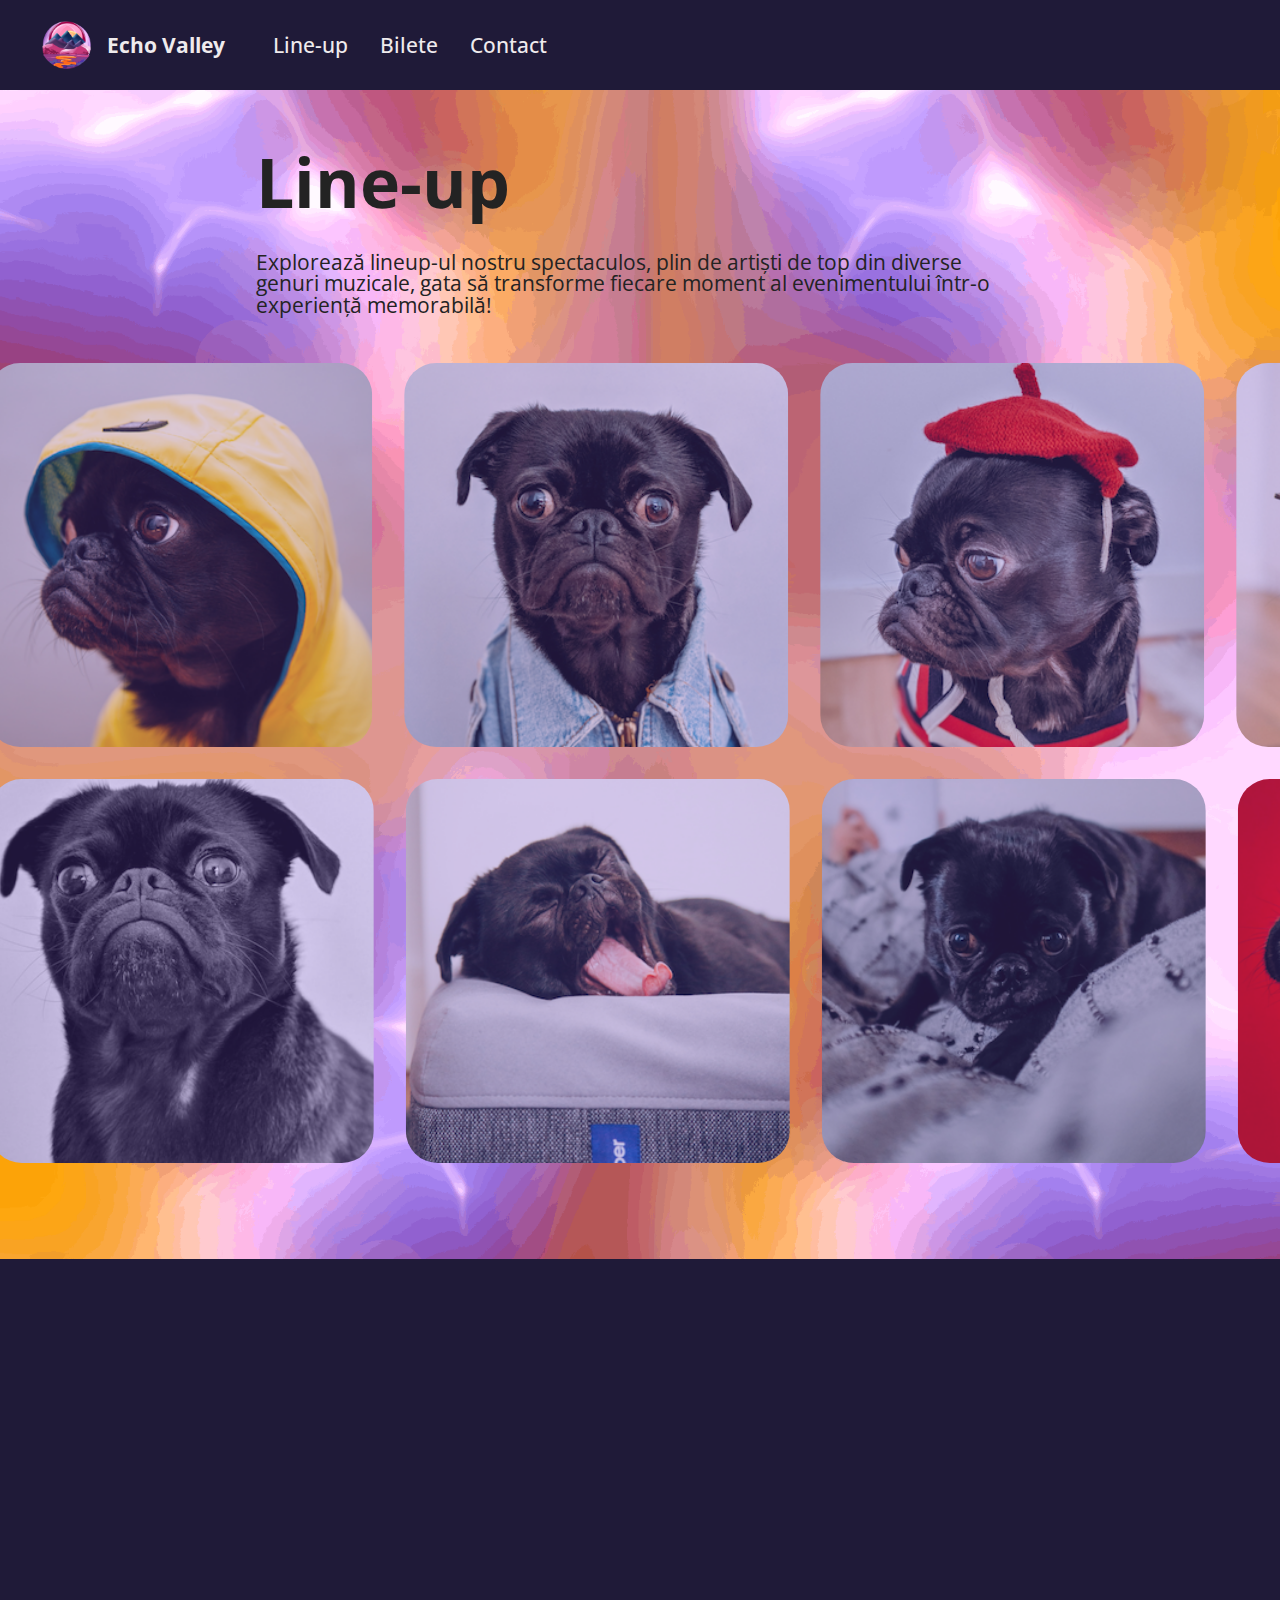
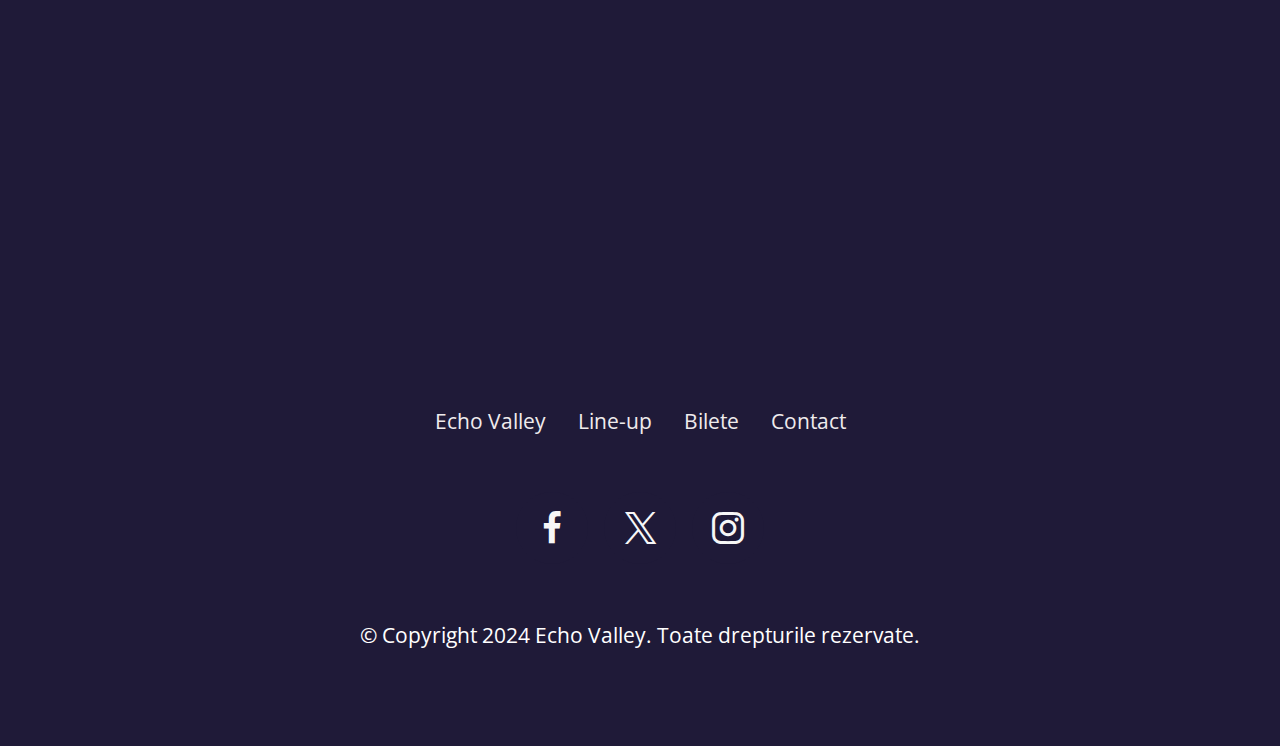
<file: lineup.html>
<!DOCTYPE html>
<html lang="ro">
<head>
 <meta charset="UTF-8">
 <meta name="author" content="Teodora-Maria Kovács">
 <meta name="keywords" content="distractie, muzică, festival, artisti, lineup, concert, natură">
 <meta http-equiv="X-UA-Compatible" content="IE=edge">
 <meta name="viewport" content="width=device-width, initial-scale=1, minimum-scale=1">
 <link rel="shortcut icon" href="logo.png" type="image/x-icon">
 <meta name="description"
   content="Descoperă artiștii care vor transforma fiecare moment al evenimentului într-o experiență de neuitat. De la ritmurile vibrante ale muzicii electronice, la melodiile pline de emoție ale genurilor alternative și până la spectacolele live pline de energie, lineup-ul nostru aduce pe scenă cei mai talentați și apreciați artiști ai momentului.">
 <title>Line-up</title>
 <link rel="stylesheet" href="assets/web/assets/mobirise-icons2/mobirise2.css">
 <link rel="stylesheet" href="assets/bootstrap/css/bootstrap.min.css">
 <link rel="stylesheet" href="assets/bootstrap/css/bootstrap-grid.min.css">
 <link rel="stylesheet" href="assets/bootstrap/css/bootstrap-reboot.min.css">
 <link rel="stylesheet" href="assets/animatecss/animate.css">
 <link rel="stylesheet" href="assets/dropdown/css/style.css">
 <link rel="stylesheet" href="assets/socicon/css/styles.css">
 <link rel="stylesheet" href="assets/theme/css/style.css">
 <link rel="preload"
   href="https://fonts.googleapis.com/css?family=Open+Sans:300,400,500,600,700,800,300i,400i,500i,600i,700i,800i&display=swap"
   as="style" onload="this.onload=null;this.rel='stylesheet'">
 <noscript>
   <link rel="stylesheet"
     href="https://fonts.googleapis.com/css?family=Open+Sans:300,400,500,600,700,800,300i,400i,500i,600i,700i,800i&display=swap">
 </noscript>
 <link rel="preload" as="style" href="assets/mobirise/css/mbr-additional.css?v=FhrpIK">
 <link rel="stylesheet" href="assets/mobirise/css/mbr-additional.css?v=FhrpIK" type="text/css">
 <style>
  body {
  font-family: "Open Sans", sans-serif;
  }
 </style>
</head>
<body>
 <header>
 <section data-bs-version="5.1" class="menu menu6 cid-uzzGQ2ObG4" id="menu06-1w">
   <nav class="navbar navbar-dropdown opacityScrollOff navbar-fixed-top navbar-expand-lg">
     <div class="container">
       <div class="navbar-brand">
         <span class="navbar-logo">
           <a href=index.html>
             <img src="logo.png"
               alt="Logo rotund Echo Valley. Se vad munți colorați în mai multe straturi. Straturile îndepărtate sunt reprezentate de culori mai închise. Apare în mijloc, sub peisajul de munți, un râu curgător. Culorile sunt dominant calde, aflate pe un spectru de violet, roz și portocaliu."
               style="height: 3rem;">
           </a>
         </span>
         <span class="navbar-caption-wrap"><a class="navbar-caption text-danger text-primary display-4"
             href="index.html#slider03-1n">Echo Valley</a></span>
       </div>
       <button class="navbar-toggler" type="button" data-toggle="collapse" data-bs-toggle="collapse"
         data-target="#navbarSupportedContent" data-bs-target="#navbarSupportedContent"
         aria-controls="navbarNavAltMarkup" aria-expanded="false" aria-label="Toggle navigation">
         <span class="hamburger">
           <span></span>
           <span></span>
           <span></span>
           <span></span>
         </span>
       </button>
       <div class="collapse navbar-collapse opacityScrollOff" id="navbarSupportedContent">
         <ul class="navbar-nav nav-dropdown nav-right" data-app-modern-menu="true">
           <li class="nav-item">
             <a class="nav-link link text-danger display-4" href="lineup.html">Line-up</a>
           </li>
           <li class="nav-item">
             <a class="nav-link link text-danger text-primary display-4" href="bilete.html"
               aria-expanded="false">Bilete</a>
           </li>
           <li class="nav-item">
             <a class="nav-link link text-danger text-primary display-4" href="contact.html">Contact</a>
           </li>
         </ul>
       </div>
     </div>
   </nav>
 </section>
 </header>
 <section data-bs-version="5.1" class="gallery4 cid-uzA1iCUsj0" id="gallery04-1v">
   <div class="container-fluid gallery-wrapper">
     <div class="row justify-content-center">
       <div class="col-12 content-head">
         <div class="mbr-section-head mb-5">
           <h1 class="mbr-section-title mbr-fonts-style align-center mb-0 display-1">
             <strong>Line-up</strong>
           </h1>
           <div class="mbr-section-subtitle mbr-fonts-style mb-0 mt-4 display-7">
             <p>Explorează lineup-ul nostru spectaculos, plin de artiști de top din diverse genuri muzicale, gata să
               transforme fiecare moment al evenimentului într-o experiență memorabilă!</p>
             </div>
         </div>
       </div>
     </div>
     <div class="grid-container">
       <div class="grid-container-1" style="transform: translate3d(-200px, 0px, 0px);">
         <div class="grid-item">
           <img src="8.png" alt="Pug negru care poartă o pelerină galbenă.">
         </div>
         <div class="grid-item">
           <img src="9.png" alt="Pug negru care poartă o geacă de blugi.">
         </div>
         <div class="grid-item">
           <img src="10.png" alt="Pug negru care poartă o bonetă roșie și o bluză în dungi albe asortată.">
         </div>
         <div class="grid-item">
           <img src="11.png" alt="Pug negru care poartă ochelari și o eșarfă albă cu multe pete mici.">
         </div>
       </div>
       <div class="grid-container-2" style="transform: translate3d(-70px, 0px, 0px);">
         <div class="grid-item">
           <img src="13.png" alt="Pug negru care poartă un jerseu alb.">
         </div>
         <div class="grid-item">
           <img src="14.png" alt="Un pug care se uită confuz la cameră.">
         </div>
         <div class="grid-item">
           <img src="15.png" alt="Un pug întins care cască larg.">
         </div>
         <div class="grid-item">
           <img src="16.png" alt="Un pug între prene care se uită la cameră cu ochi de cățeluș.">
         </div>
       </div>
     </div>
   </div>
 </section>
<section data-bs-version="5.1" class="gallery3 cid-uA4BzLOcTm" id="gallery03-2f">
  
  
   <div class="container-fluid">
     <div class="row justify-content-center">
       <div class="col-12 content-head">
         <div class="mbr-section-head mb-5">
           <h2 class="mbr-section-title mbr-fonts-style align-center mb-0 display-2">
             <strong>Câțiva dintre artiștii trecuți, dar neuitați!</strong></h2>
          
         </div>
       </div>
     </div>
     <div class="row">
       <div class="item features-image col-12 col-md-6 col-lg-3">
         <div class="item-wrapper">
           <div class="item-img">
             <img src="20.png" alt="Pug negru care poartă glugă gri pe cap."  data-slide-to="0" data-bs-slide-to="0">
           </div>
           <div class="item-content align-left">
             <h3 class="item-title mbr-fonts-style mt-3 mb-3 display-7">
               <strong>RS6</strong></h3>
            
           </div>
         </div>
       </div>
       <div class="item features-image col-12 col-md-6 col-lg-3">
         <div class="item-wrapper">
           <div class="item-img">
             <img src="21.png" alt="Un pug care stă culcat și se uită la cameră"  data-slide-to="1" data-bs-slide-to="1">
           </div>
           <div class="item-content align-left">
             <h3 class="item-title mbr-fonts-style mt-3 mb-3 display-7">
               <strong>Love Spell</strong></h3>
            
           </div>
         </div>
       </div>
       <div class="item features-image col-12 col-md-6 col-lg-3">
         <div class="item-wrapper">
           <div class="item-img">
             <img src="22.png" alt="Un pug care stă culcat și se uită în dreapta camerei." data-slide-to="2" data-bs-slide-to="2">
           </div>
           <div class="item-content align-left">
             <h3 class="item-title mbr-fonts-style mt-3 mb-3 display-7">
               <strong>Pavlova</strong></h3>
            
            
           </div>
         </div>
       </div>
       <div class="item features-image col-12 col-md-6 col-lg-3">
         <div class="item-wrapper">
           <div class="item-img">
             <img src="23.png" alt="Pug negru care poartă o căciulă galbenă în cap." title="" data-slide-to="3" data-bs-slide-to="3">
           </div>
           <div class="item-content align-left">
             <h3 class="item-title mbr-fonts-style mt-3 mb-3 display-7">
               <strong>K9</strong></h3>
            
           </div>
         </div>
       </div>
     </div>
   </div>
 </section>
<footer>
 <section data-bs-version="5.1" class="footer3 cid-uzzP57ISCn" id="footer03-1t">
   <div class="container">
     <div class="row">
       <div class="row-links">
         <ul class="header-menu">
           <li class="header-menu-item mbr-fonts-style display-4"><a href="index.html#slider03-1n"
               class="text-success">Echo Valley</a></li>
           <li class="header-menu-item mbr-fonts-style display-4"><a href="lineup.html"
               class="text-success">Line-up</a></li>
           <li class="header-menu-item mbr-fonts-style display-4"><a href="bilete.html" class="text-success">Bilete</a>
           </li>
           <li class="header-menu-item mbr-fonts-style display-4"><a href="contact.html"
               class="text-success">Contact</a></li>
         </ul>
       </div>
       <div class="col-12 mt-4">
         <div class="social-row">
           <div class="soc-item">
             <a href="https://facebook.com" target="_blank">
               <span class="mbr-iconfont socicon socicon-facebook display-7"></span>
             </a>
           </div>
           <div class="soc-item">
             <a href="https://x.com" target="_blank">
               <span class="mbr-iconfont socicon-twitter socicon"></span>
             </a>
           </div>
           <div class="soc-item">
             <a href="https://instagram.com" target="_blank">
               <span class="mbr-iconfont socicon-instagram socicon"></span>
             </a>
           </div>
         </div>
       </div>
       <div class="col-12 mt-5">
         <p class="mbr-fonts-style copyright display-7">
           © Copyright 2024 Echo Valley. Toate drepturile rezervate.
         </p>
       </div>
     </div>
   </div>
 </section>
</footer>
 <script src="assets/bootstrap/js/bootstrap.bundle.min.js"></script>
 <script src="assets/smoothscroll/smooth-scroll.js"></script>
 <script src="assets/ytplayer/index.js"></script>
 <script src="assets/dropdown/js/navbar-dropdown.js"></script>
 <script src="assets/scrollgallery/scroll-gallery.js"></script>
 <script src="assets/theme/js/script.js"></script>
 <input name="animation" type="hidden">
</body>


</html>
</file>
<file: assets/web/assets/mobirise-icons2/mobirise2.css>
@font-face {
  font-family: 'Moririse2';
  font-display: swap;
  src:  url('mobirise2.eot?f2bix4');
  src:  url('mobirise2.eot?f2bix4#iefix') format('embedded-opentype'),
    url('mobirise2.ttf?f2bix4') format('truetype'),
    url('mobirise2.woff?f2bix4') format('woff'),
    url('mobirise2.svg?f2bix4#mobirise2') format('svg');
  font-weight: normal;
  font-style: normal;
}

[class^="mobi-"], [class*=" mobi-"] {
  /* use !important to prevent issues with browser extensions that change fonts */
  font-family: 'Moririse2' !important;
  speak: none;
  font-style: normal;
  font-weight: normal;
  font-variant: normal;
  text-transform: none;
  line-height: 1;

  /* Better Font Rendering =========== */
  -webkit-font-smoothing: antialiased;
  -moz-osx-font-smoothing: grayscale;
}

.mobi-mbri-add-submenu:before {
  content: "\e900";
}
.mobi-mbri-alert:before {
  content: "\e901";
}
.mobi-mbri-align-center:before {
  content: "\e902";
}
.mobi-mbri-align-justify:before {
  content: "\e903";
}
.mobi-mbri-align-left:before {
  content: "\e904";
}
.mobi-mbri-align-right:before {
  content: "\e905";
}
.mobi-mbri-android:before {
  content: "\e906";
}
.mobi-mbri-apple:before {
  content: "\e907";
}
.mobi-mbri-arrow-down:before {
  content: "\e908";
}
.mobi-mbri-arrow-next:before {
  content: "\e909";
}
.mobi-mbri-arrow-prev:before {
  content: "\e90a";
}
.mobi-mbri-arrow-up:before {
  content: "\e90b";
}
.mobi-mbri-bold:before {
  content: "\e90c";
}
.mobi-mbri-bookmark:before {
  content: "\e90d";
}
.mobi-mbri-bootstrap:before {
  content: "\e90e";
}
.mobi-mbri-briefcase:before {
  content: "\e90f";
}
.mobi-mbri-browse:before {
  content: "\e910";
}
.mobi-mbri-bulleted-list:before {
  content: "\e911";
}
.mobi-mbri-calendar:before {
  content: "\e912";
}
.mobi-mbri-camera:before {
  content: "\e913";
}
.mobi-mbri-cart-add:before {
  content: "\e914";
}
.mobi-mbri-cart-full:before {
  content: "\e915";
}
.mobi-mbri-cash:before {
  content: "\e916";
}
.mobi-mbri-change-style:before {
  content: "\e917";
}
.mobi-mbri-chat:before {
  content: "\e918";
}
.mobi-mbri-clock:before {
  content: "\e919";
}
.mobi-mbri-close:before {
  content: "\e91a";
}
.mobi-mbri-cloud:before {
  content: "\e91b";
}
.mobi-mbri-code:before {
  content: "\e91c";
}
.mobi-mbri-contact-form:before {
  content: "\e91d";
}
.mobi-mbri-credit-card:before {
  content: "\e91e";
}
.mobi-mbri-cursor-click:before {
  content: "\e91f";
}
.mobi-mbri-cust-feedback:before {
  content: "\e920";
}
.mobi-mbri-database:before {
  content: "\e921";
}
.mobi-mbri-delivery:before {
  content: "\e922";
}
.mobi-mbri-desktop:before {
  content: "\e923";
}
.mobi-mbri-devices:before {
  content: "\e924";
}
.mobi-mbri-down:before {
  content: "\e925";
}
.mobi-mbri-download-2:before {
  content: "\e926";
}
.mobi-mbri-download:before {
  content: "\e927";
}
.mobi-mbri-drag-n-drop-2:before {
  content: "\e928";
}
.mobi-mbri-drag-n-drop:before {
  content: "\e929";
}
.mobi-mbri-edit-2:before {
  content: "\e92a";
}
.mobi-mbri-edit:before {
  content: "\e92b";
}
.mobi-mbri-error:before {
  content: "\e92c";
}
.mobi-mbri-extension:before {
  content: "\e92d";
}
.mobi-mbri-features:before {
  content: "\e92e";
}
.mobi-mbri-file:before {
  content: "\e92f";
}
.mobi-mbri-flag:before {
  content: "\e930";
}
.mobi-mbri-folder:before {
  content: "\e931";
}
.mobi-mbri-gift:before {
  content: "\e932";
}
.mobi-mbri-github:before {
  content: "\e933";
}
.mobi-mbri-globe-2:before {
  content: "\e934";
}
.mobi-mbri-globe:before {
  content: "\e935";
}
.mobi-mbri-growing-chart:before {
  content: "\e936";
}
.mobi-mbri-hearth:before {
  content: "\e937";
}
.mobi-mbri-help:before {
  content: "\e938";
}
.mobi-mbri-home:before {
  content: "\e939";
}
.mobi-mbri-hot-cup:before {
  content: "\e93a";
}
.mobi-mbri-idea:before {
  content: "\e93b";
}
.mobi-mbri-image-gallery:before {
  content: "\e93c";
}
.mobi-mbri-image-slider:before {
  content: "\e93d";
}
.mobi-mbri-info:before {
  content: "\e93e";
}
.mobi-mbri-italic:before {
  content: "\e93f";
}
.mobi-mbri-key:before {
  content: "\e940";
}
.mobi-mbri-laptop:before {
  content: "\e941";
}
.mobi-mbri-layers:before {
  content: "\e942";
}
.mobi-mbri-left-right:before {
  content: "\e943";
}
.mobi-mbri-left:before {
  content: "\e944";
}
.mobi-mbri-letter:before {
  content: "\e945";
}
.mobi-mbri-like:before {
  content: "\e946";
}
.mobi-mbri-link:before {
  content: "\e947";
}
.mobi-mbri-lock:before {
  content: "\e948";
}
.mobi-mbri-login:before {
  content: "\e949";
}
.mobi-mbri-logout:before {
  content: "\e94a";
}
.mobi-mbri-magic-stick:before {
  content: "\e94b";
}
.mobi-mbri-map-pin:before {
  content: "\e94c";
}
.mobi-mbri-menu:before {
  content: "\e94d";
}
.mobi-mbri-mobile-2:before {
  content: "\e94e";
}
.mobi-mbri-mobile-horizontal:before {
  content: "\e94f";
}
.mobi-mbri-mobile:before {
  content: "\e950";
}
.mobi-mbri-mobirise:before {
  content: "\e951";
}
.mobi-mbri-more-horizontal:before {
  content: "\e952";
}
.mobi-mbri-more-vertical:before {
  content: "\e953";
}
.mobi-mbri-music:before {
  content: "\e954";
}
.mobi-mbri-new-file:before {
  content: "\e955";
}
.mobi-mbri-numbered-list:before {
  content: "\e956";
}
.mobi-mbri-opened-folder:before {
  content: "\e957";
}
.mobi-mbri-pages:before {
  content: "\e958";
}
.mobi-mbri-paper-plane:before {
  content: "\e959";
}
.mobi-mbri-paperclip:before {
  content: "\e95a";
}
.mobi-mbri-phone:before {
  content: "\e95b";
}
.mobi-mbri-photo:before {
  content: "\e95c";
}
.mobi-mbri-photos:before {
  content: "\e95d";
}
.mobi-mbri-pin:before {
  content: "\e95e";
}
.mobi-mbri-play:before {
  content: "\e95f";
}
.mobi-mbri-plus:before {
  content: "\e960";
}
.mobi-mbri-preview:before {
  content: "\e961";
}
.mobi-mbri-print:before {
  content: "\e962";
}
.mobi-mbri-protect:before {
  content: "\e963";
}
.mobi-mbri-question:before {
  content: "\e964";
}
.mobi-mbri-quote-left:before {
  content: "\e965";
}
.mobi-mbri-quote-right:before {
  content: "\e966";
}
.mobi-mbri-redo:before {
  content: "\e967";
}
.mobi-mbri-refresh:before {
  content: "\e968";
}
.mobi-mbri-responsive-2:before {
  content: "\e969";
}
.mobi-mbri-responsive:before {
  content: "\e96a";
}
.mobi-mbri-right:before {
  content: "\e96b";
}
.mobi-mbri-rocket:before {
  content: "\e96c";
}
.mobi-mbri-sad-face:before {
  content: "\e96d";
}
.mobi-mbri-sale:before {
  content: "\e96e";
}
.mobi-mbri-save:before {
  content: "\e96f";
}
.mobi-mbri-search:before {
  content: "\e970";
}
.mobi-mbri-setting-2:before {
  content: "\e971";
}
.mobi-mbri-setting-3:before {
  content: "\e972";
}
.mobi-mbri-setting:before {
  content: "\e973";
}
.mobi-mbri-share:before {
  content: "\e974";
}
.mobi-mbri-shopping-bag:before {
  content: "\e975";
}
.mobi-mbri-shopping-basket:before {
  content: "\e976";
}
.mobi-mbri-shopping-cart:before {
  content: "\e977";
}
.mobi-mbri-sites:before {
  content: "\e978";
}
.mobi-mbri-smile-face:before {
  content: "\e979";
}
.mobi-mbri-speed:before {
  content: "\e97a";
}
.mobi-mbri-star:before {
  content: "\e97b";
}
.mobi-mbri-success:before {
  content: "\e97c";
}
.mobi-mbri-sun:before {
  content: "\e97d";
}
.mobi-mbri-sun2:before {
  content: "\e97e";
}
.mobi-mbri-tablet-vertical:before {
  content: "\e97f";
}
.mobi-mbri-tablet:before {
  content: "\e980";
}
.mobi-mbri-target:before {
  content: "\e981";
}
.mobi-mbri-timer:before {
  content: "\e982";
}
.mobi-mbri-to-ftp:before {
  content: "\e983";
}
.mobi-mbri-to-local-drive:before {
  content: "\e984";
}
.mobi-mbri-touch-swipe:before {
  content: "\e985";
}
.mobi-mbri-touch:before {
  content: "\e986";
}
.mobi-mbri-trash:before {
  content: "\e987";
}
.mobi-mbri-underline:before {
  content: "\e988";
}
.mobi-mbri-undo:before {
  content: "\e989";
}
.mobi-mbri-unlink:before {
  content: "\e98a";
}
.mobi-mbri-unlock:before {
  content: "\e98b";
}
.mobi-mbri-up-down:before {
  content: "\e98c";
}
.mobi-mbri-up:before {
  content: "\e98d";
}
.mobi-mbri-update:before {
  content: "\e98e";
}
.mobi-mbri-upload-2:before {
  content: "\e98f";
}
.mobi-mbri-upload:before {
  content: "\e990";
}
.mobi-mbri-user-2:before {
  content: "\e991";
}
.mobi-mbri-user:before {
  content: "\e992";
}
.mobi-mbri-users:before {
  content: "\e993";
}
.mobi-mbri-video-play:before {
  content: "\e994";
}
.mobi-mbri-video:before {
  content: "\e995";
}
.mobi-mbri-watch:before {
  content: "\e996";
}
.mobi-mbri-website-theme-2:before {
  content: "\e997";
}
.mobi-mbri-website-theme:before {
  content: "\e998";
}
.mobi-mbri-wifi:before {
  content: "\e999";
}
.mobi-mbri-windows:before {
  content: "\e99a";
}
.mobi-mbri-zoom-in:before {
  content: "\e99b";
}
.mobi-mbri-zoom-out:before {
  content: "\e99c";
}
</file>
<file: assets/parallax/jarallax.css>
.jarallax {
    position: relative;
    z-index: 0;
}
.jarallax > .jarallax-img {
    position: absolute;
    object-fit: cover;
    /* support for plugin https://github.com/bfred-it/object-fit-images */
    font-family: 'object-fit: cover;';
    top: 0;
    left: 0;
    width: 100%;
    height: 100%;
    z-index: -1;
}
</file>
<file: assets/dropdown/css/style.css>
.navbar-dropdown {
  left: 0;
  padding: 0;
  position: absolute;
  right: 0;
  top: 0;
  transition: all 0.45s ease;
  z-index: 1030;
  background: #282828; }
  .navbar-dropdown .navbar-logo {
    margin-right: 0.8rem;
    transition: margin 0.3s ease-in-out;
    vertical-align: middle; }
    .navbar-dropdown .navbar-logo img {
      height: 3.125rem;
      transition: all 0.3s ease-in-out; }
    .navbar-dropdown .navbar-logo.mbr-iconfont {
      font-size: 3.125rem;
      line-height: 3.125rem; }
  .navbar-dropdown .navbar-caption {
    font-weight: 700;
    white-space: normal;
    vertical-align: -4px;
    line-height: 3.125rem !important; }
    .navbar-dropdown .navbar-caption, .navbar-dropdown .navbar-caption:hover {
      color: inherit;
      text-decoration: none; }
  .navbar-dropdown .mbr-iconfont + .navbar-caption {
    vertical-align: -1px; }
  .navbar-dropdown.navbar-fixed-top {
    position: fixed; }
  .navbar-dropdown .navbar-brand span {
    vertical-align: -4px; }
  .navbar-dropdown.bg-color.transparent {
    background: none; }
  .navbar-dropdown.navbar-short .navbar-brand {
    padding: 0.625rem 0; }
    .navbar-dropdown.navbar-short .navbar-brand span {
      vertical-align: -1px; }
  .navbar-dropdown.navbar-short .navbar-caption {
    line-height: 2.375rem !important;
    vertical-align: -2px; }
  .navbar-dropdown.navbar-short .navbar-logo {
    margin-right: 0.5rem; }
    .navbar-dropdown.navbar-short .navbar-logo img {
      height: 2.375rem; }
    .navbar-dropdown.navbar-short .navbar-logo.mbr-iconfont {
      font-size: 2.375rem;
      line-height: 2.375rem; }
  .navbar-dropdown.navbar-short .mbr-table-cell {
    height: 3.625rem; }
  .navbar-dropdown .navbar-close {
    left: 0.6875rem;
    position: fixed;
    top: 0.75rem;
    z-index: 1000; }
  .navbar-dropdown .hamburger-icon {
    content: "";
    display: inline-block;
    vertical-align: middle;
    width: 16px;
    -webkit-box-shadow: 0 -6px 0 1px #282828,0 0 0 1px #282828,0 6px 0 1px #282828;
    -moz-box-shadow: 0 -6px 0 1px #282828,0 0 0 1px #282828,0 6px 0 1px #282828;
    box-shadow: 0 -6px 0 1px #282828,0 0 0 1px #282828,0 6px 0 1px #282828; }

.dropdown-menu .dropdown-toggle[data-toggle="dropdown-submenu"]::after {
  border-bottom: 0.35em solid transparent;
  border-left: 0.35em solid;
  border-right: 0;
  border-top: 0.35em solid transparent;
  margin-left: 0.3rem; }

.dropdown-menu .dropdown-item:focus {
  outline: 0; }

.nav-dropdown {
  font-size: 0.75rem;
  font-weight: 500;
  height: auto !important; }
  .nav-dropdown .nav-btn {
    padding-left: 1rem; }
  .nav-dropdown .link {
    margin: .667em 1.667em;
    font-weight: 500;
    padding: 0;
    transition: color .2s ease-in-out; }
    .nav-dropdown .link.dropdown-toggle {
      margin-right: 2.583em; }
      .nav-dropdown .link.dropdown-toggle::after {
        margin-left: .25rem;
        border-top: 0.35em solid;
        border-right: 0.35em solid transparent;
        border-left: 0.35em solid transparent;
        border-bottom: 0; }
      .nav-dropdown .link.dropdown-toggle[aria-expanded="true"] {
        margin: 0;
        padding: 0.667em 3.263em  0.667em 1.667em; }
  .nav-dropdown .link::after,
  .nav-dropdown .dropdown-item::after {
    color: inherit; }
  .nav-dropdown .btn {
    font-size: 0.75rem;
    font-weight: 700;
    letter-spacing: 0;
    margin-bottom: 0;
    padding-left: 1.25rem;
    padding-right: 1.25rem; }
  .nav-dropdown .dropdown-menu {
    border-radius: 0;
    border: 0;
    left: 0;
    margin: 0;
    padding-bottom: 1.25rem;
    padding-top: 1.25rem;
    position: relative; }
  .nav-dropdown .dropdown-submenu {
    margin-left: 0.125rem;
    top: 0; }
  .nav-dropdown .dropdown-item {
    font-weight: 500;
    line-height: 2;
    padding: 0.3846em 4.615em 0.3846em 1.5385em;
    position: relative;
    transition: color .2s ease-in-out, background-color .2s ease-in-out; }
    .nav-dropdown .dropdown-item::after {
      margin-top: -0.3077em;
      position: absolute;
      right: 1.1538em;
      top: 50%; }
    .nav-dropdown .dropdown-item:focus, .nav-dropdown .dropdown-item:hover {
      background: none; }

@media (max-width: 767px) {
  .nav-dropdown.navbar-toggleable-sm {
    bottom: 0;
    display: none;
    left: 0;
    overflow-x: hidden;
    position: fixed;
    top: 0;
    transform: translateX(-100%);
    -ms-transform: translateX(-100%);
    -webkit-transform: translateX(-100%);
    width: 18.75rem;
    z-index: 999; } }
.nav-dropdown.navbar-toggleable-xl {
  bottom: 0;
  display: none;
  left: 0;
  overflow-x: hidden;
  position: fixed;
  top: 0;
  transform: translateX(-100%);
  -ms-transform: translateX(-100%);
  -webkit-transform: translateX(-100%);
  width: 18.75rem;
  z-index: 999; }

.nav-dropdown-sm {
  display: block !important;
  overflow-x: hidden;
  overflow: auto;
  padding-top: 3.875rem; }
  .nav-dropdown-sm::after {
    content: "";
    display: block;
    height: 3rem;
    width: 100%; }
  .nav-dropdown-sm.collapse.in ~ .navbar-close {
    display: block !important; }
  .nav-dropdown-sm.collapsing, .nav-dropdown-sm.collapse.in {
    transform: translateX(0);
    -ms-transform: translateX(0);
    -webkit-transform: translateX(0);
    transition: all 0.25s ease-out;
    -webkit-transition: all 0.25s ease-out;
    background: #282828; }
  .nav-dropdown-sm.collapsing[aria-expanded="false"] {
    transform: translateX(-100%);
    -ms-transform: translateX(-100%);
    -webkit-transform: translateX(-100%); }
  .nav-dropdown-sm .nav-item {
    display: block;
    margin-left: 0 !important;
    padding-left: 0; }
  .nav-dropdown-sm .link,
  .nav-dropdown-sm .dropdown-item {
    border-top: 1px dotted rgba(255, 255, 255, 0.1);
    font-size: 0.8125rem;
    line-height: 1.6;
    margin: 0 !important;
    padding: 0.875rem 2.4rem 0.875rem 1.5625rem !important;
    position: relative;
    white-space: normal; }
    .nav-dropdown-sm .link:focus, .nav-dropdown-sm .link:hover,
    .nav-dropdown-sm .dropdown-item:focus,
    .nav-dropdown-sm .dropdown-item:hover {
      background: rgba(0, 0, 0, 0.2) !important;
      color: #c0a375; }
  .nav-dropdown-sm .nav-btn {
    position: relative;
    padding: 1.5625rem 1.5625rem 0 1.5625rem; }
    .nav-dropdown-sm .nav-btn::before {
      border-top: 1px dotted rgba(255, 255, 255, 0.1);
      content: "";
      left: 0;
      position: absolute;
      top: 0;
      width: 100%; }
    .nav-dropdown-sm .nav-btn + .nav-btn {
      padding-top: 0.625rem; }
      .nav-dropdown-sm .nav-btn + .nav-btn::before {
        display: none; }
  .nav-dropdown-sm .btn {
    padding: 0.625rem 0; }
  .nav-dropdown-sm .dropdown-toggle[data-toggle="dropdown-submenu"]::after {
    margin-left: .25rem;
    border-top: 0.35em solid;
    border-right: 0.35em solid transparent;
    border-left: 0.35em solid transparent;
    border-bottom: 0; }
  .nav-dropdown-sm .dropdown-toggle[data-toggle="dropdown-submenu"][aria-expanded="true"]::after {
    border-top: 0;
    border-right: 0.35em solid transparent;
    border-left: 0.35em solid transparent;
    border-bottom: 0.35em solid; }
  .nav-dropdown-sm .dropdown-menu {
    margin: 0;
    padding: 0;
    position: relative;
    top: 0;
    left: 0;
    width: 100%;
    border: 0;
    float: none;
    border-radius: 0;
    background: none; }
  .nav-dropdown-sm .dropdown-submenu {
    left: 100%;
    margin-left: 0.125rem;
    margin-top: -1.25rem;
    top: 0; }

.navbar-toggleable-sm .nav-dropdown .dropdown-menu {
  position: absolute; }

.navbar-toggleable-sm .nav-dropdown .dropdown-submenu {
  left: 100%;
  margin-left: 0.125rem;
  margin-top: -1.25rem;
  top: 0; }

.navbar-toggleable-sm.opened .nav-dropdown .dropdown-menu {
  position: relative; }

.navbar-toggleable-sm.opened .nav-dropdown .dropdown-submenu {
  left: 0;
  margin-left: 00rem;
  margin-top: 0rem;
  top: 0; }

.is-builder .nav-dropdown.collapsing {
  transition: none !important; }
</file>
<file: assets/socicon/css/styles.css>
@charset "UTF-8";

@font-face {
  font-family: 'Socicon';
  src:  url('../fonts/socicon.eot');
  src:  url('../fonts/socicon.eot?#iefix') format('embedded-opentype'),
    url('../fonts/socicon.woff2') format('woff2'),
    url('../fonts/socicon.ttf') format('truetype'),
    url('../fonts/socicon.woff') format('woff'),
    url('../fonts/socicon.svg#socicon') format('svg');
  font-weight: normal;
  font-style: normal;
  font-display: swap;
}

[data-icon]:before {
  font-family: "socicon" !important;
  content: attr(data-icon);
  font-style: normal !important;
  font-weight: normal !important;
  font-variant: normal !important;
  text-transform: none !important;
  speak: none;
  line-height: 1;
  -webkit-font-smoothing: antialiased;
  -moz-osx-font-smoothing: grayscale;
}

[class^="socicon-"], [class*=" socicon-"] {
  /* use !important to prevent issues with browser extensions that change fonts */
  font-family: 'Socicon' !important;
  speak: none;
  font-style: normal;
  font-weight: normal;
  font-variant: normal;
  text-transform: none;
  line-height: 1;

  /* Better Font Rendering =========== */
  -webkit-font-smoothing: antialiased;
  -moz-osx-font-smoothing: grayscale;
}

.socicon-500px:before {
  content: "\e000";
}
.socicon-8tracks:before {
  content: "\e001";
}
.socicon-airbnb:before {
  content: "\e002";
}
.socicon-alliance:before {
  content: "\e003";
}
.socicon-amazon:before {
  content: "\e004";
}
.socicon-amplement:before {
  content: "\e005";
}
.socicon-android:before {
  content: "\e006";
}
.socicon-angellist:before {
  content: "\e007";
}
.socicon-apple:before {
  content: "\e008";
}
.socicon-appnet:before {
  content: "\e009";
}
.socicon-baidu:before {
  content: "\e00a";
}
.socicon-bandcamp:before {
  content: "\e00b";
}
.socicon-battlenet:before {
  content: "\e00c";
}
.socicon-mixer:before {
  content: "\e00d";
}
.socicon-bebee:before {
  content: "\e00e";
}
.socicon-bebo:before {
  content: "\e00f";
}
.socicon-behance:before {
  content: "\e010";
}
.socicon-blizzard:before {
  content: "\e011";
}
.socicon-blogger:before {
  content: "\e012";
}
.socicon-buffer:before {
  content: "\e013";
}
.socicon-chrome:before {
  content: "\e014";
}
.socicon-coderwall:before {
  content: "\e015";
}
.socicon-curse:before {
  content: "\e016";
}
.socicon-dailymotion:before {
  content: "\e017";
}
.socicon-deezer:before {
  content: "\e018";
}
.socicon-delicious:before {
  content: "\e019";
}
.socicon-deviantart:before {
  content: "\e01a";
}
.socicon-diablo:before {
  content: "\e01b";
}
.socicon-digg:before {
  content: "\e01c";
}
.socicon-discord:before {
  content: "\e01d";
}
.socicon-disqus:before {
  content: "\e01e";
}
.socicon-douban:before {
  content: "\e01f";
}
.socicon-draugiem:before {
  content: "\e020";
}
.socicon-dribbble:before {
  content: "\e021";
}
.socicon-drupal:before {
  content: "\e022";
}
.socicon-ebay:before {
  content: "\e023";
}
.socicon-ello:before {
  content: "\e024";
}
.socicon-endomodo:before {
  content: "\e025";
}
.socicon-envato:before {
  content: "\e026";
}
.socicon-etsy:before {
  content: "\e027";
}
.socicon-facebook:before {
  content: "\e028";
}
.socicon-feedburner:before {
  content: "\e029";
}
.socicon-filmweb:before {
  content: "\e02a";
}
.socicon-firefox:before {
  content: "\e02b";
}
.socicon-flattr:before {
  content: "\e02c";
}
.socicon-flickr:before {
  content: "\e02d";
}
.socicon-formulr:before {
  content: "\e02e";
}
.socicon-forrst:before {
  content: "\e02f";
}
.socicon-foursquare:before {
  content: "\e030";
}
.socicon-friendfeed:before {
  content: "\e031";
}
.socicon-github:before {
  content: "\e032";
}
.socicon-goodreads:before {
  content: "\e033";
}
.socicon-google:before {
  content: "\e034";
}
.socicon-googlescholar:before {
  content: "\e035";
}
.socicon-googlegroups:before {
  content: "\e036";
}
.socicon-googlephotos:before {
  content: "\e037";
}
.socicon-googleplus:before {
  content: "\e038";
}
.socicon-grooveshark:before {
  content: "\e039";
}
.socicon-hackerrank:before {
  content: "\e03a";
}
.socicon-hearthstone:before {
  content: "\e03b";
}
.socicon-hellocoton:before {
  content: "\e03c";
}
.socicon-heroes:before {
  content: "\e03d";
}
.socicon-smashcast:before {
  content: "\e03e";
}
.socicon-horde:before {
  content: "\e03f";
}
.socicon-houzz:before {
  content: "\e040";
}
.socicon-icq:before {
  content: "\e041";
}
.socicon-identica:before {
  content: "\e042";
}
.socicon-imdb:before {
  content: "\e043";
}
.socicon-instagram:before {
  content: "\e044";
}
.socicon-issuu:before {
  content: "\e045";
}
.socicon-istock:before {
  content: "\e046";
}
.socicon-itunes:before {
  content: "\e047";
}
.socicon-keybase:before {
  content: "\e048";
}
.socicon-lanyrd:before {
  content: "\e049";
}
.socicon-lastfm:before {
  content: "\e04a";
}
.socicon-line:before {
  content: "\e04b";
}
.socicon-linkedin:before {
  content: "\e04c";
}
.socicon-livejournal:before {
  content: "\e04d";
}
.socicon-lyft:before {
  content: "\e04e";
}
.socicon-macos:before {
  content: "\e04f";
}
.socicon-mail:before {
  content: "\e050";
}
.socicon-medium:before {
  content: "\e051";
}
.socicon-meetup:before {
  content: "\e052";
}
.socicon-mixcloud:before {
  content: "\e053";
}
.socicon-modelmayhem:before {
  content: "\e054";
}
.socicon-mumble:before {
  content: "\e055";
}
.socicon-myspace:before {
  content: "\e056";
}
.socicon-newsvine:before {
  content: "\e057";
}
.socicon-nintendo:before {
  content: "\e058";
}
.socicon-npm:before {
  content: "\e059";
}
.socicon-odnoklassniki:before {
  content: "\e05a";
}
.socicon-openid:before {
  content: "\e05b";
}
.socicon-opera:before {
  content: "\e05c";
}
.socicon-outlook:before {
  content: "\e05d";
}
.socicon-overwatch:before {
  content: "\e05e";
}
.socicon-patreon:before {
  content: "\e05f";
}
.socicon-paypal:before {
  content: "\e060";
}
.socicon-periscope:before {
  content: "\e061";
}
.socicon-persona:before {
  content: "\e062";
}
.socicon-pinterest:before {
  content: "\e063";
}
.socicon-play:before {
  content: "\e064";
}
.socicon-player:before {
  content: "\e065";
}
.socicon-playstation:before {
  content: "\e066";
}
.socicon-pocket:before {
  content: "\e067";
}
.socicon-qq:before {
  content: "\e068";
}
.socicon-quora:before {
  content: "\e069";
}
.socicon-raidcall:before {
  content: "\e06a";
}
.socicon-ravelry:before {
  content: "\e06b";
}
.socicon-reddit:before {
  content: "\e06c";
}
.socicon-renren:before {
  content: "\e06d";
}
.socicon-researchgate:before {
  content: "\e06e";
}
.socicon-residentadvisor:before {
  content: "\e06f";
}
.socicon-reverbnation:before {
  content: "\e070";
}
.socicon-rss:before {
  content: "\e071";
}
.socicon-sharethis:before {
  content: "\e072";
}
.socicon-skype:before {
  content: "\e073";
}
.socicon-slideshare:before {
  content: "\e074";
}
.socicon-smugmug:before {
  content: "\e075";
}
.socicon-snapchat:before {
  content: "\e076";
}
.socicon-songkick:before {
  content: "\e077";
}
.socicon-soundcloud:before {
  content: "\e078";
}
.socicon-spotify:before {
  content: "\e079";
}
.socicon-stackexchange:before {
  content: "\e07a";
}
.socicon-stackoverflow:before {
  content: "\e07b";
}
.socicon-starcraft:before {
  content: "\e07c";
}
.socicon-stayfriends:before {
  content: "\e07d";
}
.socicon-steam:before {
  content: "\e07e";
}
.socicon-storehouse:before {
  content: "\e07f";
}
.socicon-strava:before {
  content: "\e080";
}
.socicon-streamjar:before {
  content: "\e081";
}
.socicon-stumbleupon:before {
  content: "\e082";
}
.socicon-swarm:before {
  content: "\e083";
}
.socicon-teamspeak:before {
  content: "\e084";
}
.socicon-teamviewer:before {
  content: "\e085";
}
.socicon-technorati:before {
  content: "\e086";
}
.socicon-telegram:before {
  content: "\e087";
}
.socicon-tripadvisor:before {
  content: "\e088";
}
.socicon-tripit:before {
  content: "\e089";
}
.socicon-triplej:before {
  content: "\e08a";
}
.socicon-tumblr:before {
  content: "\e08b";
}
.socicon-twitch:before {
  content: "\e08c";
}
.socicon-twitter:before {
  content: "\e08d";
}
.socicon-uber:before {
  content: "\e08e";
}
.socicon-ventrilo:before {
  content: "\e08f";
}
.socicon-viadeo:before {
  content: "\e090";
}
.socicon-viber:before {
  content: "\e091";
}
.socicon-viewbug:before {
  content: "\e092";
}
.socicon-vimeo:before {
  content: "\e093";
}
.socicon-vine:before {
  content: "\e094";
}
.socicon-vkontakte:before {
  content: "\e095";
}
.socicon-warcraft:before {
  content: "\e096";
}
.socicon-wechat:before {
  content: "\e097";
}
.socicon-weibo:before {
  content: "\e098";
}
.socicon-whatsapp:before {
  content: "\e099";
}
.socicon-wikipedia:before {
  content: "\e09a";
}
.socicon-windows:before {
  content: "\e09b";
}
.socicon-wordpress:before {
  content: "\e09c";
}
.socicon-wykop:before {
  content: "\e09d";
}
.socicon-xbox:before {
  content: "\e09e";
}
.socicon-xing:before {
  content: "\e09f";
}
.socicon-yahoo:before {
  content: "\e0a0";
}
.socicon-yammer:before {
  content: "\e0a1";
}
.socicon-yandex:before {
  content: "\e0a2";
}
.socicon-yelp:before {
  content: "\e0a3";
}
.socicon-younow:before {
  content: "\e0a4";
}
.socicon-youtube:before {
  content: "\e0a5";
}
.socicon-zapier:before {
  content: "\e0a6";
}
.socicon-zerply:before {
  content: "\e0a7";
}
.socicon-zomato:before {
  content: "\e0a8";
}
.socicon-zynga:before {
  content: "\e0a9";
}
.socicon-spreadshirt:before {
  content: "\e901";
}
.socicon-gamejolt:before {
  content: "\e902";
}
.socicon-trello:before {
  content: "\e903";
}
.socicon-tunein:before {
  content: "\e904";
}
.socicon-bloglovin:before {
  content: "\e905";
}
.socicon-gamewisp:before {
  content: "\e906";
}
.socicon-messenger:before {
  content: "\e907";
}
.socicon-pandora:before {
  content: "\e908";
}
.socicon-augment:before {
  content: "\e909";
}
.socicon-bitbucket:before {
  content: "\e90a";
}
.socicon-fyuse:before {
  content: "\e90b";
}
.socicon-yt-gaming:before {
  content: "\e90c";
}
.socicon-sketchfab:before {
  content: "\e90d";
}
.socicon-mobcrush:before {
  content: "\e90e";
}
.socicon-microsoft:before {
  content: "\e90f";
}
.socicon-realtor:before {
  content: "\e910";
}
.socicon-tidal:before {
  content: "\e911";
}
.socicon-qobuz:before {
  content: "\e912";
}
.socicon-natgeo:before {
  content: "\e913";
}
.socicon-mastodon:before {
  content: "\e914";
}
.socicon-unsplash:before {
  content: "\e915";
}
.socicon-homeadvisor:before {
  content: "\e916";
}
.socicon-angieslist:before {
  content: "\e917";
}
.socicon-codepen:before {
  content: "\e918";
}
.socicon-slack:before {
  content: "\e919";
}
.socicon-openaigym:before {
  content: "\e91a";
}
.socicon-logmein:before {
  content: "\e91b";
}
.socicon-fiverr:before {
  content: "\e91c";
}
.socicon-gotomeeting:before {
  content: "\e91d";
}
.socicon-aliexpress:before {
  content: "\e91e";
}
.socicon-guru:before {
  content: "\e91f";
}
.socicon-appstore:before {
  content: "\e920";
}
.socicon-homes:before {
  content: "\e921";
}
.socicon-zoom:before {
  content: "\e922";
}
.socicon-alibaba:before {
  content: "\e923";
}
.socicon-craigslist:before {
  content: "\e924";
}
.socicon-wix:before {
  content: "\e925";
}
.socicon-redfin:before {
  content: "\e926";
}
.socicon-googlecalendar:before {
  content: "\e927";
}
.socicon-shopify:before {
  content: "\e928";
}
.socicon-freelancer:before {
  content: "\e929";
}
.socicon-seedrs:before {
  content: "\e92a";
}
.socicon-bing:before {
  content: "\e92b";
}
.socicon-doodle:before {
  content: "\e92c";
}
.socicon-bonanza:before {
  content: "\e92d";
}
.socicon-squarespace:before {
  content: "\e92e";
}
.socicon-toptal:before {
  content: "\e92f";
}
.socicon-gust:before {
  content: "\e930";
}
.socicon-ask:before {
  content: "\e931";
}
.socicon-trulia:before {
  content: "\e932";
}
.socicon-loomly:before {
  content: "\e933";
}
.socicon-ghost:before {
  content: "\e934";
}
.socicon-upwork:before {
  content: "\e935";
}
.socicon-fundable:before {
  content: "\e936";
}
.socicon-booking:before {
  content: "\e937";
}
.socicon-googlemaps:before {
  content: "\e938";
}
.socicon-zillow:before {
  content: "\e939";
}
.socicon-niconico:before {
  content: "\e93a";
}
.socicon-toneden:before {
  content: "\e93b";
}
.socicon-crunchbase:before {
  content: "\e93c";
}
.socicon-homefy:before {
  content: "\e93d";
}
.socicon-calendly:before {
  content: "\e93e";
}
.socicon-livemaster:before {
  content: "\e93f";
}
.socicon-udemy:before {
  content: "\e940";
}
.socicon-codered:before {
  content: "\e941";
}
.socicon-origin:before {
  content: "\e942";
}
.socicon-nextdoor:before {
  content: "\e943";
}
.socicon-portfolio:before {
  content: "\e944";
}
.socicon-instructables:before {
  content: "\e945";
}
.socicon-gitlab:before {
  content: "\e946";
}
.socicon-hackernews:before {
  content: "\e947";
}
.socicon-smashwords:before {
  content: "\e948";
}
.socicon-kobo:before {
  content: "\e949";
}
.socicon-bookbub:before {
  content: "\e94a";
}
.socicon-mailru:before {
  content: "\e94b";
}
.socicon-moddb:before {
  content: "\e94c";
}
.socicon-indiedb:before {
  content: "\e94d";
}
.socicon-traxsource:before {
  content: "\e94e";
}
.socicon-gamefor:before {
  content: "\e94f";
}
.socicon-pixiv:before {
  content: "\e950";
}
.socicon-myanimelist:before {
  content: "\e951";
}
.socicon-blackberry:before {
  content: "\e952";
}
.socicon-wickr:before {
  content: "\e953";
}
.socicon-spip:before {
  content: "\e954";
}
.socicon-napster:before {
  content: "\e955";
}
.socicon-beatport:before {
  content: "\e956";
}
.socicon-hackerone:before {
  content: "\e957";
}
.socicon-internet:before {
  content: "\e958";
}
.socicon-ubuntu:before {
  content: "\e959";
}
.socicon-artstation:before {
  content: "\e95a";
}
.socicon-invision:before {
  content: "\e95b";
}
.socicon-torial:before {
  content: "\e95c";
}
.socicon-collectorz:before {
  content: "\e95d";
}
.socicon-seenthis:before {
  content: "\e95e";
}
.socicon-googleplaymusic:before {
  content: "\e95f";
}
.socicon-debian:before {
  content: "\e960";
}
.socicon-filmfreeway:before {
  content: "\e961";
}
.socicon-gnome:before {
  content: "\e962";
}
.socicon-itchio:before {
  content: "\e963";
}
.socicon-jamendo:before {
  content: "\e964";
}
.socicon-mix:before {
  content: "\e965";
}
.socicon-sharepoint:before {
  content: "\e966";
}
.socicon-tinder:before {
  content: "\e967";
}
.socicon-windguru:before {
  content: "\e968";
}
.socicon-cdbaby:before {
  content: "\e969";
}
.socicon-elementaryos:before {
  content: "\e96a";
}
.socicon-stage32:before {
  content: "\e96b";
}
.socicon-tiktok:before {
  content: "\e96c";
}
.socicon-gitter:before {
  content: "\e96d";
}
.socicon-letterboxd:before {
  content: "\e96e";
}
.socicon-threema:before {
  content: "\e96f";
}
.socicon-splice:before {
  content: "\e970";
}
.socicon-metapop:before {
  content: "\e971";
}
.socicon-naver:before {
  content: "\e972";
}
.socicon-remote:before {
  content: "\e973";
}
.socicon-flipboard:before {
  content: "\e974";
}
.socicon-googlehangouts:before {
  content: "\e975";
}
.socicon-dlive:before {
  content: "\e976";
}
.socicon-vsco:before {
  content: "\e977";
}
.socicon-stitcher:before {
  content: "\e978";
}
.socicon-avvo:before {
  content: "\e979";
}
.socicon-redbubble:before {
  content: "\e97a";
}
.socicon-society6:before {
  content: "\e97b";
}
.socicon-zazzle:before {
  content: "\e97c";
}
.socicon-eitaa:before {
  content: "\e97d";
}
.socicon-soroush:before {
  content: "\e97e";
}
.socicon-bale:before {
  content: "\e97f";
}
</file>
<file: assets/theme/css/style.css>
@charset "UTF-8";
section {
  background-color: #ffffff;
}

body {
  font-style: normal;
  line-height: 1.5;
  font-weight: 400;
  color: #232323;
  position: relative;
}

button {
  background-color: transparent;
  border-color: transparent;
}

.embla__button,
.carousel-control {
  background-color: #edefea !important;
  opacity: 0.8 !important;
  color: #464845 !important;
  border-color: #edefea !important;
}

.carousel .close,
.modalWindow .close {
  background-color: #edefea !important;
  color: #464845 !important;
  border-color: #edefea !important;
  opacity: 0.8 !important;
}

.carousel .close:hover,
.modalWindow .close:hover {
  opacity: 1 !important;
}

.carousel-indicators li {
  background-color: #edefea !important;
  border: 2px solid #464845 !important;
}

.carousel-indicators li:hover,
.carousel-indicators li:active {
  opacity: 0.8 !important;
}

.embla__button:hover,
.carousel-control:hover {
  background-color: #edefea !important;
  opacity: 1 !important;
}

.modalWindow-video-container {
  height: 80%;
}

section,
.container,
.container-fluid {
  position: relative;
  word-wrap: break-word;
}

a.mbr-iconfont:hover {
  text-decoration: none;
}

.article .lead p,
.article .lead ul,
.article .lead ol,
.article .lead pre,
.article .lead blockquote {
  margin-bottom: 0;
}

a {
  font-style: normal;
  font-weight: 400;
  cursor: pointer;
}
a, a:hover {
  text-decoration: none;
}

.mbr-section-title {
  font-style: normal;
  line-height: 1.3;
}

.mbr-section-subtitle {
  line-height: 1.3;
}

.mbr-text {
  font-style: normal;
  line-height: 1.7;
}

h1,
h2,
h3,
h4,
h5,
h6,
.display-1,
.display-2,
.display-4,
.display-5,
.display-7,
span,
p,
a {
  line-height: 1;
  word-break: break-word;
  word-wrap: break-word;
  font-weight: 400;
}

b,
strong {
  font-weight: bold;
}

input:-webkit-autofill, input:-webkit-autofill:hover, input:-webkit-autofill:focus, input:-webkit-autofill:active {
  transition-delay: 9999s;
  -webkit-transition-property: background-color, color;
  transition-property: background-color, color;
}

textarea[type=hidden] {
  display: none;
}

section {
  background-position: 50% 50%;
  background-repeat: no-repeat;
  background-size: cover;
}
section .mbr-background-video,
section .mbr-background-video-preview {
  position: absolute;
  bottom: 0;
  left: 0;
  right: 0;
  top: 0;
}

.hidden {
  visibility: hidden;
}

.mbr-z-index20 {
  z-index: 20;
}

/*! Base colors */
.mbr-white {
  color: #ffffff;
}

.mbr-black {
  color: #111111;
}

.mbr-bg-white {
  background-color: #ffffff;
}

.mbr-bg-black {
  background-color: #000000;
}

/*! Text-aligns */
.align-left {
  text-align: left;
}

.align-center {
  text-align: center;
}

.align-right {
  text-align: right;
}

/*! Font-weight  */
.mbr-light {
  font-weight: 300;
}

.mbr-regular {
  font-weight: 400;
}

.mbr-semibold {
  font-weight: 500;
}

.mbr-bold {
  font-weight: 700;
}

/*! Media  */
.media-content {
  flex-basis: 100%;
}

.media-container-row {
  display: flex;
  flex-direction: row;
  flex-wrap: wrap;
  justify-content: center;
  align-content: center;
  align-items: start;
}
.media-container-row .media-size-item {
  width: 400px;
}

.media-container-column {
  display: flex;
  flex-direction: column;
  flex-wrap: wrap;
  justify-content: center;
  align-content: center;
  align-items: stretch;
}
.media-container-column > * {
  width: 100%;
}

@media (min-width: 992px) {
  .media-container-row {
    flex-wrap: nowrap;
  }
}
figure {
  margin-bottom: 0;
  overflow: hidden;
}

figure[mbr-media-size] {
  transition: width 0.1s;
}

img,
iframe {
  display: block;
  width: 100%;
}

.card {
  background-color: transparent;
  border: none;
}

.card-box {
  width: 100%;
}

.card-img {
  text-align: center;
  flex-shrink: 0;
  -webkit-flex-shrink: 0;
}

.media {
  max-width: 100%;
  margin: 0 auto;
}

.mbr-figure {
  align-self: center;
}

.media-container > div {
  max-width: 100%;
}

.mbr-figure img,
.card-img img {
  width: 100%;
}

@media (max-width: 991px) {
  .media-size-item {
    width: auto !important;
  }
  .media {
    width: auto;
  }
  .mbr-figure {
    width: 100% !important;
  }
}
/*! Buttons */
.mbr-section-btn {
  margin-left: -0.6rem;
  margin-right: -0.6rem;
  font-size: 0;
}

.btn {
  font-weight: 600;
  border-width: 1px;
  font-style: normal;
  margin: 0.6rem 0.6rem;
  white-space: normal;
  transition: all 0.2s ease-in-out;
  display: inline-flex;
  align-items: center;
  justify-content: center;
  word-break: break-word;
}

.btn-sm {
  font-weight: 600;
  letter-spacing: 0px;
  transition: all 0.3s ease-in-out;
}

.btn-md {
  font-weight: 600;
  letter-spacing: 0px;
  transition: all 0.3s ease-in-out;
}

.btn-lg {
  font-weight: 600;
  letter-spacing: 0px;
  transition: all 0.3s ease-in-out;
}

.btn-form {
  margin: 0;
}
.btn-form:hover {
  cursor: pointer;
}

nav .mbr-section-btn {
  margin-left: 0rem;
  margin-right: 0rem;
}

/*! Btn icon margin */
.btn .mbr-iconfont,
.btn.btn-sm .mbr-iconfont {
  order: 1;
  cursor: pointer;
  margin-left: 0.5rem;
  vertical-align: sub;
}

.btn.btn-md .mbr-iconfont,
.btn.btn-md .mbr-iconfont {
  margin-left: 0.8rem;
}

.mbr-regular {
  font-weight: 400;
}

.mbr-semibold {
  font-weight: 500;
}

.mbr-bold {
  font-weight: 700;
}

[type=submit] {
  -webkit-appearance: none;
}

/*! Full-screen */
.mbr-fullscreen .mbr-overlay {
  min-height: 100vh;
}

.mbr-fullscreen {
  display: flex;
  display: -moz-flex;
  display: -ms-flex;
  display: -o-flex;
  align-items: center;
  min-height: 100vh;
  padding-top: 3rem;
  padding-bottom: 3rem;
}

/*! Map */
.map {
  height: 25rem;
  position: relative;
}
.map iframe {
  width: 100%;
  height: 100%;
}

/*! Scroll to top arrow */
.mbr-arrow-up {
  bottom: 25px;
  right: 90px;
  position: fixed;
  text-align: right;
  z-index: 5000;
  color: #ffffff;
  font-size: 22px;
}

.mbr-arrow-up a {
  background: rgba(0, 0, 0, 0.2);
  border-radius: 50%;
  color: #fff;
  display: inline-block;
  height: 60px;
  width: 60px;
  border: 2px solid #fff;
  outline-style: none !important;
  position: relative;
  text-decoration: none;
  transition: all 0.3s ease-in-out;
  cursor: pointer;
  text-align: center;
}
.mbr-arrow-up a:hover {
  background-color: rgba(0, 0, 0, 0.4);
}
.mbr-arrow-up a i {
  line-height: 60px;
}

.mbr-arrow-up-icon {
  display: block;
  color: #fff;
}

.mbr-arrow-up-icon::before {
  content: "›";
  display: inline-block;
  font-family: serif;
  font-size: 22px;
  line-height: 1;
  font-style: normal;
  position: relative;
  top: 6px;
  left: -4px;
  transform: rotate(-90deg);
}

/*! Arrow Down */
.mbr-arrow {
  position: absolute;
  bottom: 45px;
  left: 50%;
  width: 60px;
  height: 60px;
  cursor: pointer;
  background-color: rgba(80, 80, 80, 0.5);
  border-radius: 50%;
  transform: translateX(-50%);
}
@media (max-width: 767px) {
  .mbr-arrow {
    display: none;
  }
}
.mbr-arrow > a {
  display: inline-block;
  text-decoration: none;
  outline-style: none;
  animation: arrowdown 1.7s ease-in-out infinite;
  color: #ffffff;
}
.mbr-arrow > a > i {
  position: absolute;
  top: -2px;
  left: 15px;
  font-size: 2rem;
}

#scrollToTop a i::before {
  content: "";
  position: absolute;
  display: block;
  border-bottom: 2.5px solid #fff;
  border-left: 2.5px solid #fff;
  width: 27.8%;
  height: 27.8%;
  left: 50%;
  top: 51%;
  transform: translateY(-30%) translateX(-50%) rotate(135deg);
}

@keyframes arrowdown {
  0% {
    transform: translateY(0px);
  }
  50% {
    transform: translateY(-5px);
  }
  100% {
    transform: translateY(0px);
  }
}
@media (max-width: 500px) {
  .mbr-arrow-up {
    left: 0;
    right: 0;
    text-align: center;
  }
}
/*Gradients animation*/
@keyframes gradient-animation {
  from {
    background-position: 0% 100%;
    animation-timing-function: ease-in-out;
  }
  to {
    background-position: 100% 0%;
    animation-timing-function: ease-in-out;
  }
}
.bg-gradient {
  background-size: 200% 200%;
  animation: gradient-animation 5s infinite alternate;
  -webkit-animation: gradient-animation 5s infinite alternate;
}

.menu .navbar-brand {
  display: -webkit-flex;
}
.menu .navbar-brand span {
  display: flex;
  display: -webkit-flex;
}
.menu .navbar-brand .navbar-caption-wrap {
  display: -webkit-flex;
}
.menu .navbar-brand .navbar-logo img {
  display: -webkit-flex;
  width: auto;
}
@media (min-width: 768px) and (max-width: 991px) {
  .menu .navbar-toggleable-sm .navbar-nav {
    display: -ms-flexbox;
  }
}
@media (max-width: 991px) {
  .menu .navbar-collapse {
    max-height: 93.5vh;
  }
  .menu .navbar-collapse.show {
    overflow: auto;
  }
}
@media (min-width: 992px) {
  .menu .navbar-nav.nav-dropdown {
    display: -webkit-flex;
  }
  .menu .navbar-toggleable-sm .navbar-collapse {
    display: -webkit-flex !important;
  }
  .menu .collapsed .navbar-collapse {
    max-height: 93.5vh;
  }
  .menu .collapsed .navbar-collapse.show {
    overflow: auto;
  }
}
@media (max-width: 767px) {
  .menu .navbar-collapse {
    max-height: 80vh;
  }
}

.nav-link .mbr-iconfont {
  margin-right: 0.5rem;
}

.navbar {
  display: -webkit-flex;
  -webkit-flex-wrap: wrap;
  -webkit-align-items: center;
  -webkit-justify-content: space-between;
}

.navbar-collapse {
  -webkit-flex-basis: 100%;
  -webkit-flex-grow: 1;
  -webkit-align-items: center;
}

.nav-dropdown .link {
  padding: 0.667em 1.667em !important;
  margin: 0 !important;
}

.nav {
  display: -webkit-flex;
  -webkit-flex-wrap: wrap;
}

.row {
  display: -webkit-flex;
  -webkit-flex-wrap: wrap;
}

.justify-content-center {
  -webkit-justify-content: center;
}

.form-inline {
  display: -webkit-flex;
}

.card-wrapper {
  -webkit-flex: 1;
}

.carousel-control {
  z-index: 10;
  display: -webkit-flex;
}

.carousel-controls {
  display: -webkit-flex;
}

.media {
  display: -webkit-flex;
}

.form-group:focus {
  outline: none;
}

.jq-selectbox__select {
  padding: 7px 0;
  position: relative;
}

.jq-selectbox__dropdown {
  overflow: hidden;
  border-radius: 10px;
  position: absolute;
  top: 100%;
  left: 0 !important;
  width: 100% !important;
}

.jq-selectbox__trigger-arrow {
  right: 0;
  transform: translateY(-50%);
}

.jq-selectbox li {
  padding: 1.07em 0.5em;
}

input[type=range] {
  padding-left: 0 !important;
  padding-right: 0 !important;
}

.modal-dialog,
.modal-content {
  height: 100%;
}

.modal-dialog .carousel-inner {
  height: calc(100vh - 1.75rem);
}
@media (max-width: 575px) {
  .modal-dialog .carousel-inner {
    height: calc(100vh - 1rem);
  }
}

.carousel-item {
  text-align: center;
}

.carousel-item img {
  margin: auto;
}

.navbar-toggler {
  align-self: flex-start;
  padding: 0.25rem 0.75rem;
  font-size: 1.25rem;
  line-height: 1;
  background: transparent;
  border: 1px solid transparent;
  border-radius: 0.25rem;
}

.navbar-toggler:focus,
.navbar-toggler:hover {
  text-decoration: none;
  box-shadow: none;
}

.navbar-toggler-icon {
  display: inline-block;
  width: 1.5em;
  height: 1.5em;
  vertical-align: middle;
  content: "";
  background: no-repeat center center;
  background-size: 100% 100%;
}

.navbar-toggler-left {
  position: absolute;
  left: 1rem;
}

.navbar-toggler-right {
  position: absolute;
  right: 1rem;
}

.card-img {
  width: auto;
}

.menu .navbar.collapsed:not(.beta-menu) {
  flex-direction: column;
}

.carousel-item.active,
.carousel-item-next,
.carousel-item-prev {
  display: flex;
}

.note-air-layout .dropup .dropdown-menu,
.note-air-layout .navbar-fixed-bottom .dropdown .dropdown-menu {
  bottom: initial !important;
}

html,
body {
  height: auto;
  min-height: 100vh;
}

.dropup .dropdown-toggle::after {
  display: none;
}

.form-asterisk {
  font-family: initial;
  position: absolute;
  top: -2px;
  font-weight: normal;
}

.form-control-label {
  position: relative;
  cursor: pointer;
  margin-bottom: 0.357em;
  padding: 0;
}

.alert {
  color: #ffffff;
  border-radius: 0;
  border: 0;
  font-size: 1.1rem;
  line-height: 1.5;
  margin-bottom: 1.875rem;
  padding: 1.25rem;
  position: relative;
  text-align: center;
}
.alert.alert-form::after {
  background-color: inherit;
  bottom: -7px;
  content: "";
  display: block;
  height: 14px;
  left: 50%;
  margin-left: -7px;
  position: absolute;
  transform: rotate(45deg);
  width: 14px;
}

.form-control {
  background-color: #ffffff;
  background-clip: border-box;
  color: #232323;
  line-height: 1rem !important;
  height: auto;
  padding: 1.2rem 2rem;
  transition: border-color 0.25s ease 0s;
  border: 1px solid transparent !important;
  border-radius: 4px;
  box-shadow: rgba(0, 0, 0, 0.07) 0px 1px 1px 0px, rgba(0, 0, 0, 0.07) 0px 1px 3px 0px, rgba(0, 0, 0, 0.03) 0px 0px 0px 1px;
}
.form-active .form-control:invalid {
  border-color: red;
}

.row > * {
  padding-right: 1rem;
  padding-left: 1rem;
}

form .row {
  margin-left: -0.6rem;
  margin-right: -0.6rem;
}
form .row [class*=col] {
  padding-left: 0.6rem;
  padding-right: 0.6rem;
}

form .mbr-section-btn {
  padding-left: 0.6rem;
  padding-right: 0.6rem;
}

form .form-check-input {
  margin-top: 0.5;
}

textarea.form-control {
  line-height: 1.5rem !important;
}

.form-group {
  margin-bottom: 1.2rem;
}

.form-control,
form .btn {
  min-height: 48px;
}

.gdpr-block label span.textGDPR input[name=gdpr] {
  top: 7px;
}

.form-control:focus {
  box-shadow: none;
}

:focus {
  outline: none;
}

.mbr-overlay {
  background-color: #000;
  bottom: 0;
  left: 0;
  opacity: 0.5;
  position: absolute;
  right: 0;
  top: 0;
  z-index: 0;
  pointer-events: none;
}

blockquote {
  font-style: italic;
  padding: 3rem;
  font-size: 1.09rem;
  position: relative;
  border-left: 3px solid;
}

ul,
ol,
pre,
blockquote {
  margin-bottom: 2.3125rem;
}

.mt-4 {
  margin-top: 2rem !important;
}

.mb-4 {
  margin-bottom: 2rem !important;
}

.container,
.container-fluid {
  padding-left: 16px;
  padding-right: 16px;
}

.row {
  margin-left: -16px;
  margin-right: -16px;
}
.row > [class*=col] {
  padding-left: 16px;
  padding-right: 16px;
}

@media (min-width: 992px) {
  .container-fluid {
    padding-left: 32px;
    padding-right: 32px;
  }
}
@media (max-width: 991px) {
  .mbr-container {
    padding-left: 16px;
    padding-right: 16px;
  }
}
.app-video-wrapper > img {
  opacity: 1;
}

.app-video-wrapper {
  background: transparent;
}

.item {
  position: relative;
}

.dropdown-menu .dropdown-menu {
  left: 100%;
}

.dropdown-item + .dropdown-menu {
  display: none;
}

.dropdown-item:hover + .dropdown-menu,
.dropdown-menu:hover {
  display: block;
}

@media (min-aspect-ratio: 16/9) {
  .mbr-video-foreground {
    height: 300% !important;
    top: -100% !important;
  }
}
@media (max-aspect-ratio: 16/9) {
  .mbr-video-foreground {
    width: 300% !important;
    left: -100% !important;
  }
}.engine {
	position: absolute;
	text-indent: -2400px;
	text-align: center;
	padding: 0;
	top: 0;
	left: -2400px;
}
</file>
<file: assets/mobirise/css/mbr-additional.css>
.btn {
  border-width: 2px;
}
img,
.card-wrap,
.card-wrapper,
.video-wrapper,
.mbr-figure iframe,
.google-map iframe,
.slide-content,
.plan,
.card,
.item-wrapper {
  border-radius: 2rem !important;
}
.video-wrapper {
  overflow: hidden;
}
body {
  font-family: Inter Tight;
}
.display-1 {
  font-family: 'Open Sans', sans-serif;
  font-size: 5rem;
  line-height: 1;
}
.display-1 > .mbr-iconfont {
  font-size: 6.25rem;
}
.display-2 {
  font-family: 'Open Sans', sans-serif;
  font-size: 2rem;
  line-height: 1;
}
.display-2 > .mbr-iconfont {
  font-size: 2.5rem;
}
.display-4 {
  font-family: 'Open Sans', sans-serif;
  font-size: 1.4rem;
  line-height: 1.5;
}
.display-4 > .mbr-iconfont {
  font-size: 1.75rem;
}
.display-5 {
  font-family: 'Open Sans', sans-serif;
  font-size: 2rem;
  line-height: 1.5;
}
.display-5 > .mbr-iconfont {
  font-size: 2.5rem;
}
.display-7 {
  font-family: 'Open Sans', sans-serif;
  font-size: 1.4rem;
  line-height: 1.3;
}
.display-7 > .mbr-iconfont {
  font-size: 1.75rem;
}
/* ---- Fluid typography for mobile devices ---- */
/* 1.4 - font scale ratio ( bootstrap == 1.42857 ) */
/* 100vw - current viewport width */
/* (48 - 20)  48 == 48rem == 768px, 20 == 20rem == 320px(minimal supported viewport) */
/* 0.65 - min scale variable, may vary */
@media (max-width: 992px) {
  .display-1 {
    font-size: 4rem;
  }
}
@media (max-width: 768px) {
  .display-1 {
    font-size: 3.5rem;
    font-size: calc( 2.4rem + (5 - 2.4) * ((100vw - 20rem) / (48 - 20)));
    line-height: calc( 1.1 * (2.4rem + (5 - 2.4) * ((100vw - 20rem) / (48 - 20))));
  }
  .display-2 {
    font-size: 1.6rem;
    font-size: calc( 1.35rem + (2 - 1.35) * ((100vw - 20rem) / (48 - 20)));
    line-height: calc( 1.3 * (1.35rem + (2 - 1.35) * ((100vw - 20rem) / (48 - 20))));
  }
  .display-4 {
    font-size: 1.12rem;
    font-size: calc( 1.14rem + (1.4 - 1.14) * ((100vw - 20rem) / (48 - 20)));
    line-height: calc( 1.4 * (1.14rem + (1.4 - 1.14) * ((100vw - 20rem) / (48 - 20))));
  }
  .display-5 {
    font-size: 1.6rem;
    font-size: calc( 1.35rem + (2 - 1.35) * ((100vw - 20rem) / (48 - 20)));
    line-height: calc( 1.4 * (1.35rem + (2 - 1.35) * ((100vw - 20rem) / (48 - 20))));
  }
  .display-7 {
    font-size: 1.12rem;
    font-size: calc( 1.14rem + (1.4 - 1.14) * ((100vw - 20rem) / (48 - 20)));
    line-height: calc( 1.4 * (1.14rem + (1.4 - 1.14) * ((100vw - 20rem) / (48 - 20))));
  }
}
@media (min-width: 992px) and (max-width: 1400px) {
  .display-1 {
    font-size: 3.5rem;
    font-size: calc( 2.4rem + (5 - 2.4) * ((100vw - 62rem) / (87 - 62)));
    line-height: calc( 1.1 * (2.4rem + (5 - 2.4) * ((100vw - 62rem) / (87 - 62))));
  }
  .display-2 {
    font-size: 1.6rem;
    font-size: calc( 1.35rem + (2 - 1.35) * ((100vw - 62rem) / (87 - 62)));
    line-height: calc( 1.3 * (1.35rem + (2 - 1.35) * ((100vw - 62rem) / (87 - 62))));
  }
  .display-4 {
    font-size: 1.12rem;
    font-size: calc( 1.14rem + (1.4 - 1.14) * ((100vw - 62rem) / (87 - 62)));
    line-height: calc( 1.4 * (1.14rem + (1.4 - 1.14) * ((100vw - 62rem) / (87 - 62))));
  }
  .display-5 {
    font-size: 1.6rem;
    font-size: calc( 1.35rem + (2 - 1.35) * ((100vw - 62rem) / (87 - 62)));
    line-height: calc( 1.4 * (1.35rem + (2 - 1.35) * ((100vw - 62rem) / (87 - 62))));
  }
  .display-7 {
    font-size: 1.12rem;
    font-size: calc( 1.14rem + (1.4 - 1.14) * ((100vw - 62rem) / (87 - 62)));
    line-height: calc( 1.4 * (1.14rem + (1.4 - 1.14) * ((100vw - 62rem) / (87 - 62))));
  }
}
/* Buttons */
.btn {
  padding: 1.25rem 2rem;
  border-radius: 4px;
}
@media (max-width: 767px) {
  .btn {
    padding: 0.75rem 1.5rem;
  }
}
.btn-sm {
  padding: 0.6rem 1.2rem;
  border-radius: 4px;
}
.btn-md {
  padding: 0.6rem 1.2rem;
  border-radius: 4px;
}
.btn-lg {
  padding: 1.25rem 2rem;
  border-radius: 4px;
}
.bg-primary {
  background-color: #1f1a38 !important;
}
.bg-success {
  background-color: #efebed !important;
}
.bg-info {
  background-color: #efebed !important;
}
.bg-warning {
  background-color: #efebed !important;
}
.bg-danger {
  background-color: #efebed !important;
}
.btn-primary,
.btn-primary:active {
  background-color: #1f1a38 !important;
  border-color: #1f1a38 !important;
  color: #ffffff !important;
  box-shadow: none;
}
.btn-primary:hover,
.btn-primary:focus,
.btn-primary.focus,
.btn-primary.active {
  color: inherit;
  background-color: #322a5b !important;
  border-color: #322a5b !important;
  box-shadow: none;
}
.btn-primary.disabled,
.btn-primary:disabled {
  color: #ffffff !important;
  background-color: #322a5b !important;
  border-color: #322a5b !important;
}
.btn-secondary,
.btn-secondary:active {
  background-color: #f7f7f7 !important;
  border-color: #f7f7f7 !important;
  color: #787878 !important;
  box-shadow: none;
}
.btn-secondary:hover,
.btn-secondary:focus,
.btn-secondary.focus,
.btn-secondary.active {
  color: inherit;
  background-color: #ffffff !important;
  border-color: #ffffff !important;
  box-shadow: none;
}
.btn-secondary.disabled,
.btn-secondary:disabled {
  color: #787878 !important;
  background-color: #ffffff !important;
  border-color: #ffffff !important;
}
.btn-info,
.btn-info:active {
  background-color: #efebed !important;
  border-color: #efebed !important;
  color: #7a616e !important;
  box-shadow: none;
}
.btn-info:hover,
.btn-info:focus,
.btn-info.focus,
.btn-info.active {
  color: inherit;
  background-color: #ffffff !important;
  border-color: #ffffff !important;
  box-shadow: none;
}
.btn-info.disabled,
.btn-info:disabled {
  color: #7a616e !important;
  background-color: #ffffff !important;
  border-color: #ffffff !important;
}
.btn-success,
.btn-success:active {
  background-color: #efebed !important;
  border-color: #efebed !important;
  color: #7a616e !important;
  box-shadow: none;
}
.btn-success:hover,
.btn-success:focus,
.btn-success.focus,
.btn-success.active {
  color: inherit;
  background-color: #ffffff !important;
  border-color: #ffffff !important;
  box-shadow: none;
}
.btn-success.disabled,
.btn-success:disabled {
  color: #7a616e !important;
  background-color: #ffffff !important;
  border-color: #ffffff !important;
}
.btn-warning,
.btn-warning:active {
  background-color: #efebed !important;
  border-color: #efebed !important;
  color: #7a616e !important;
  box-shadow: none;
}
.btn-warning:hover,
.btn-warning:focus,
.btn-warning.focus,
.btn-warning.active {
  color: inherit;
  background-color: #ffffff !important;
  border-color: #ffffff !important;
  box-shadow: none;
}
.btn-warning.disabled,
.btn-warning:disabled {
  color: #7a616e !important;
  background-color: #ffffff !important;
  border-color: #ffffff !important;
}
.btn-danger,
.btn-danger:active {
  background-color: #efebed !important;
  border-color: #efebed !important;
  color: #7a616e !important;
  box-shadow: none;
}
.btn-danger:hover,
.btn-danger:focus,
.btn-danger.focus,
.btn-danger.active {
  color: inherit;
  background-color: #ffffff !important;
  border-color: #ffffff !important;
  box-shadow: none;
}
.btn-danger.disabled,
.btn-danger:disabled {
  color: #7a616e !important;
  background-color: #ffffff !important;
  border-color: #ffffff !important;
}
.btn-white,
.btn-white:active {
  background-color: #eff0ec !important;
  border-color: #eff0ec !important;
  color: #757b62 !important;
  box-shadow: none;
}
.btn-white:hover,
.btn-white:focus,
.btn-white.focus,
.btn-white.active {
  color: inherit;
  background-color: #ffffff !important;
  border-color: #ffffff !important;
  box-shadow: none;
}
.btn-white.disabled,
.btn-white:disabled {
  color: #757b62 !important;
  background-color: #ffffff !important;
  border-color: #ffffff !important;
}
.btn-black,
.btn-black:active {
  background-color: #232323 !important;
  border-color: #232323 !important;
  color: #ffffff !important;
  box-shadow: none;
}
.btn-black:hover,
.btn-black:focus,
.btn-black.focus,
.btn-black.active {
  color: inherit;
  background-color: #3d3d3d !important;
  border-color: #3d3d3d !important;
  box-shadow: none;
}
.btn-black.disabled,
.btn-black:disabled {
  color: #ffffff !important;
  background-color: #3d3d3d !important;
  border-color: #3d3d3d !important;
}
.btn-primary-outline,
.btn-primary-outline:active {
  background-color: transparent !important;
  border-color: #1f1a38;
  color: #1f1a38;
}
.btn-primary-outline:hover,
.btn-primary-outline:focus,
.btn-primary-outline.focus,
.btn-primary-outline.active {
  color: #000000 !important;
  background-color: transparent !important;
  border-color: #000000 !important;
  box-shadow: none !important;
}
.btn-primary-outline.disabled,
.btn-primary-outline:disabled {
  color: #ffffff !important;
  background-color: #1f1a38 !important;
  border-color: #1f1a38 !important;
}
.btn-secondary-outline,
.btn-secondary-outline:active {
  background-color: transparent !important;
  border-color: #f7f7f7;
  color: #f7f7f7;
}
.btn-secondary-outline:hover,
.btn-secondary-outline:focus,
.btn-secondary-outline.focus,
.btn-secondary-outline.active {
  color: #cccccc !important;
  background-color: transparent !important;
  border-color: #cccccc !important;
  box-shadow: none !important;
}
.btn-secondary-outline.disabled,
.btn-secondary-outline:disabled {
  color: #787878 !important;
  background-color: #f7f7f7 !important;
  border-color: #f7f7f7 !important;
}
.btn-info-outline,
.btn-info-outline:active {
  background-color: transparent !important;
  border-color: #efebed;
  color: #efebed;
}
.btn-info-outline:hover,
.btn-info-outline:focus,
.btn-info-outline.focus,
.btn-info-outline.active {
  color: #c8bbc2 !important;
  background-color: transparent !important;
  border-color: #c8bbc2 !important;
  box-shadow: none !important;
}
.btn-info-outline.disabled,
.btn-info-outline:disabled {
  color: #7a616e !important;
  background-color: #efebed !important;
  border-color: #efebed !important;
}
.btn-success-outline,
.btn-success-outline:active {
  background-color: transparent !important;
  border-color: #efebed;
  color: #efebed;
}
.btn-success-outline:hover,
.btn-success-outline:focus,
.btn-success-outline.focus,
.btn-success-outline.active {
  color: #c8bbc2 !important;
  background-color: transparent !important;
  border-color: #c8bbc2 !important;
  box-shadow: none !important;
}
.btn-success-outline.disabled,
.btn-success-outline:disabled {
  color: #7a616e !important;
  background-color: #efebed !important;
  border-color: #efebed !important;
}
.btn-warning-outline,
.btn-warning-outline:active {
  background-color: transparent !important;
  border-color: #efebed;
  color: #efebed;
}
.btn-warning-outline:hover,
.btn-warning-outline:focus,
.btn-warning-outline.focus,
.btn-warning-outline.active {
  color: #c8bbc2 !important;
  background-color: transparent !important;
  border-color: #c8bbc2 !important;
  box-shadow: none !important;
}
.btn-warning-outline.disabled,
.btn-warning-outline:disabled {
  color: #7a616e !important;
  background-color: #efebed !important;
  border-color: #efebed !important;
}
.btn-danger-outline,
.btn-danger-outline:active {
  background-color: transparent !important;
  border-color: #efebed;
  color: #efebed;
}
.btn-danger-outline:hover,
.btn-danger-outline:focus,
.btn-danger-outline.focus,
.btn-danger-outline.active {
  color: #c8bbc2 !important;
  background-color: transparent !important;
  border-color: #c8bbc2 !important;
  box-shadow: none !important;
}
.btn-danger-outline.disabled,
.btn-danger-outline:disabled {
  color: #7a616e !important;
  background-color: #efebed !important;
  border-color: #efebed !important;
}
.btn-black-outline,
.btn-black-outline:active {
  background-color: transparent !important;
  border-color: #232323;
  color: #232323;
}
.btn-black-outline:hover,
.btn-black-outline:focus,
.btn-black-outline.focus,
.btn-black-outline.active {
  color: #000000 !important;
  background-color: transparent !important;
  border-color: #000000 !important;
  box-shadow: none !important;
}
.btn-black-outline.disabled,
.btn-black-outline:disabled {
  color: #ffffff !important;
  background-color: #232323 !important;
  border-color: #232323 !important;
}
.btn-white-outline,
.btn-white-outline:active {
  background-color: transparent !important;
  border-color: #fafafa;
  color: #fafafa;
}
.btn-white-outline:hover,
.btn-white-outline:focus,
.btn-white-outline.focus,
.btn-white-outline.active {
  color: #cfcfcf !important;
  background-color: transparent !important;
  border-color: #cfcfcf !important;
  box-shadow: none !important;
}
.btn-white-outline.disabled,
.btn-white-outline:disabled {
  color: #7a7a7a !important;
  background-color: #fafafa !important;
  border-color: #fafafa !important;
}
.text-primary {
  color: #1f1a38 !important;
}
.text-secondary {
  color: #f7f7f7 !important;
}
.text-success {
  color: #efebed !important;
}
.text-info {
  color: #efebed !important;
}
.text-warning {
  color: #efebed !important;
}
.text-danger {
  color: #efebed !important;
}
.text-white {
  color: #fafafa !important;
}
.text-black {
  color: #232323 !important;
}
a.text-primary:hover,
a.text-primary:focus,
a.text-primary.active {
  color: #000000 !important;
}
a.text-secondary:hover,
a.text-secondary:focus,
a.text-secondary.active {
  color: #c4c4c4 !important;
}
a.text-success:hover,
a.text-success:focus,
a.text-success.active {
  color: #c2b2ba !important;
}
a.text-info:hover,
a.text-info:focus,
a.text-info.active {
  color: #c2b2ba !important;
}
a.text-warning:hover,
a.text-warning:focus,
a.text-warning.active {
  color: #c2b2ba !important;
}
a.text-danger:hover,
a.text-danger:focus,
a.text-danger.active {
  color: #c2b2ba !important;
}
a.text-white:hover,
a.text-white:focus,
a.text-white.active {
  color: #c7c7c7 !important;
}
a.text-black:hover,
a.text-black:focus,
a.text-black.active {
  color: #000000 !important;
}
a[class*="text-"]:not(.nav-link):not(.dropdown-item):not([role]):not(.navbar-caption) {
  position: relative;
  background-image: transparent;
  background-size: 10000px 2px;
  background-repeat: no-repeat;
  background-position: 0px 1.2em;
  background-position: -10000px 1.2em;
}
a[class*="text-"]:not(.nav-link):not(.dropdown-item):not([role]):not(.navbar-caption):hover {
  transition: background-position 2s ease-in-out;
  background-image: linear-gradient(currentColor 50%, currentColor 50%);
  background-position: 0px 1.2em;
}
.nav-tabs .nav-link.active {
  color: #1f1a38;
}
.nav-tabs .nav-link:not(.active) {
  color: #232323;
}
.alert-success {
  background-color: #70c770;
}
.alert-info {
  background-color: #efebed;
}
.alert-warning {
  background-color: #efebed;
}
.alert-danger {
  background-color: #efebed;
}
.mbr-section-btn .btn:not(.btn-form) {
  border-radius: 100px;
}
.mbr-gallery-filter li a {
  border-radius: 100px !important;
}
.mbr-gallery-filter li.active .btn {
  background-color: #1f1a38;
  border-color: #1f1a38;
  color: #ffffff;
}
.mbr-gallery-filter li.active .btn:focus {
  box-shadow: none;
}
.nav-tabs .nav-link {
  border-radius: 100px !important;
}
a,
a:hover {
  color: #1f1a38;
}
.mbr-plan-header.bg-primary .mbr-plan-subtitle,
.mbr-plan-header.bg-primary .mbr-plan-price-desc {
  color: #8477c0;
}
.mbr-plan-header.bg-success .mbr-plan-subtitle,
.mbr-plan-header.bg-success .mbr-plan-price-desc {
  color: #ffffff;
}
.mbr-plan-header.bg-info .mbr-plan-subtitle,
.mbr-plan-header.bg-info .mbr-plan-price-desc {
  color: #ffffff;
}
.mbr-plan-header.bg-warning .mbr-plan-subtitle,
.mbr-plan-header.bg-warning .mbr-plan-price-desc {
  color: #ffffff;
}
.mbr-plan-header.bg-danger .mbr-plan-subtitle,
.mbr-plan-header.bg-danger .mbr-plan-price-desc {
  color: #ffffff;
}
/* Scroll to top button*/
.scrollToTop_wraper {
  display: none;
}
.form-control {
  font-family: 'Open Sans', sans-serif;
  font-size: 1.4rem;
  line-height: 1.3;
  font-weight: 400;
  border-radius: 40px !important;
}
.form-control > .mbr-iconfont {
  font-size: 1.75rem;
}
.form-control:hover,
.form-control:focus {
  box-shadow: rgba(0, 0, 0, 0.07) 0px 1px 1px 0px, rgba(0, 0, 0, 0.07) 0px 1px 3px 0px, rgba(0, 0, 0, 0.03) 0px 0px 0px 1px;
  border-color: #1f1a38 !important;
}
.form-control:-webkit-input-placeholder {
  font-family: 'Open Sans', sans-serif;
  font-size: 1.4rem;
  line-height: 1.3;
  font-weight: 400;
}
.form-control:-webkit-input-placeholder > .mbr-iconfont {
  font-size: 1.75rem;
}
blockquote {
  border-color: #1f1a38;
}
/* Forms */
.mbr-form .input-group-btn .btn {
  border-radius: 100px !important;
}
.mbr-form .input-group-btn .btn:hover {
  box-shadow: 0 10px 40px 0 rgba(0, 0, 0, 0.2);
}
.mbr-form .input-group-btn button[type="submit"] {
  border-radius: 100px !important;
  padding: 1rem 3rem;
}
.mbr-form .input-group-btn button[type="submit"]:hover {
  box-shadow: 0 10px 40px 0 rgba(0, 0, 0, 0.2);
}
.jq-selectbox li:hover,
.jq-selectbox li.selected {
  background-color: #1f1a38;
  color: #ffffff;
}
.jq-number__spin {
  transition: 0.25s ease;
}
.jq-number__spin:hover {
  border-color: #1f1a38;
}
.jq-selectbox .jq-selectbox__trigger-arrow,
.jq-number__spin.minus:after,
.jq-number__spin.plus:after {
  transition: 0.4s;
  border-top-color: #232323;
  border-bottom-color: #232323;
}
.jq-selectbox:hover .jq-selectbox__trigger-arrow,
.jq-number__spin.minus:hover:after,
.jq-number__spin.plus:hover:after {
  border-top-color: #1f1a38;
  border-bottom-color: #1f1a38;
}
.xdsoft_datetimepicker .xdsoft_calendar td.xdsoft_default,
.xdsoft_datetimepicker .xdsoft_calendar td.xdsoft_current,
.xdsoft_datetimepicker .xdsoft_timepicker .xdsoft_time_box > div > div.xdsoft_current {
  color: #ffffff !important;
  background-color: #1f1a38 !important;
  box-shadow: none !important;
}
.xdsoft_datetimepicker .xdsoft_calendar td:hover,
.xdsoft_datetimepicker .xdsoft_timepicker .xdsoft_time_box > div > div:hover {
  color: #000000 !important;
  background: #f7f7f7 !important;
  box-shadow: none !important;
}
.lazy-bg {
  background-image: none !important;
}
.lazy-placeholder:not(section),
.lazy-none {
  display: block;
  position: relative;
  padding-bottom: 56.25%;
  width: 100%;
  height: auto;
}
iframe.lazy-placeholder,
.lazy-placeholder:after {
  content: '';
  position: absolute;
  width: 200px;
  height: 200px;
  background: transparent no-repeat center;
  background-size: contain;
  top: 50%;
  left: 50%;
  transform: translateX(-50%) translateY(-50%);
  background-image: url("data:image/svg+xml;charset=UTF-8,%3csvg width='32' height='32' viewBox='0 0 64 64' xmlns='http://www.w3.org/2000/svg' stroke='%231f1a38' %3e%3cg fill='none' fill-rule='evenodd'%3e%3cg transform='translate(16 16)' stroke-width='2'%3e%3ccircle stroke-opacity='.5' cx='16' cy='16' r='16'/%3e%3cpath d='M32 16c0-9.94-8.06-16-16-16'%3e%3canimateTransform attributeName='transform' type='rotate' from='0 16 16' to='360 16 16' dur='1s' repeatCount='indefinite'/%3e%3c/path%3e%3c/g%3e%3c/g%3e%3c/svg%3e");
}
section.lazy-placeholder:after {
  opacity: 0.5;
}
body {
  overflow-x: hidden;
}
a {
  transition: color 0.6s;
}
@media (max-width: 1400px) {
  .container {
    max-width: 100%;
  }
}
@media (max-width: 1400px) and (min-width: 768px) {
  .container {
    padding-left: 32px;
    padding-right: 32px;
  }
}
@media (max-width: 1400px) and (min-width: 768px) {
  .container-fluid {
    padding-left: 32px;
    padding-right: 32px;
  }
}
@media (max-width: 767px) {
  .container-fluid {
    padding-left: 16px;
    padding-right: 16px;
  }
}
.cid-uzzGQ2ObG4 {
  z-index: 1000;
  width: 100%;
  position: relative;
}
.cid-uzzGQ2ObG4 .dropdown-item:before {
  font-family: Moririse2 !important;
  content: "\e966";
  display: inline-block;
  width: 0;
  position: absolute;
  left: 1rem;
  top: 0.5rem;
  margin-right: 0.5rem;
  line-height: 1;
  font-size: inherit;
  vertical-align: middle;
  text-align: center;
  overflow: hidden;
  transform: scale(0, 1);
  transition: all 0.25s ease-in-out;
}
@media (max-width: 767px) {
  .cid-uzzGQ2ObG4 .navbar-toggler {
    transform: scale(0.8);
  }
}
.cid-uzzGQ2ObG4 .navbar-brand {
  flex-shrink: 0;
  align-items: center;
  margin-right: 0;
  padding: 10px 0;
  transition: all 0.3s;
  word-break: break-word;
  z-index: 1;
}
.cid-uzzGQ2ObG4 .navbar-brand img {
  max-width: 100%;
  max-height: 100%;
  border-radius: 0px !important;
}
.cid-uzzGQ2ObG4 .navbar-brand .navbar-caption {
  line-height: inherit !important;
}
.cid-uzzGQ2ObG4 .navbar-brand .navbar-logo a {
  outline: none;
}
.cid-uzzGQ2ObG4 .navbar-nav {
  margin: auto;
  margin-left: 0;
}
.cid-uzzGQ2ObG4 .navbar-nav .nav-item {
  padding: 0 !important;
  transition: 0.3s all !important;
}
.cid-uzzGQ2ObG4 .navbar-nav .nav-item .nav-link {
  padding: 16px !important;
  margin: 0 !important;
  border-radius: 1rem !important;
  transition: 0.3s all !important;
}
.cid-uzzGQ2ObG4 .navbar-nav .nav-item .nav-link:hover {
  background-color: rgba(27, 31, 10, 0.06);
}
.cid-uzzGQ2ObG4 .navbar-nav .open .nav-link::after {
  transform: rotate(180deg);
}
@media (min-width: 992px) {
  .cid-uzzGQ2ObG4 .navbar-nav .open .nav-link::before {
    content: "";
    width: 100%;
    height: 20px;
    top: 100%;
    background: transparent;
    position: absolute;
  }
}
.cid-uzzGQ2ObG4 .navbar-nav .dropdown-item {
  padding: 12px !important;
  border-radius: 0.5rem !important;
  margin: 0 8px !important;
  transition: 0.3s all !important;
}
.cid-uzzGQ2ObG4 .navbar-nav .dropdown-item:hover {
  background-color: rgba(27, 31, 10, 0.06);
}
@media (min-width: 992px) {
  .cid-uzzGQ2ObG4 .navbar-nav {
    padding-left: 1.5rem;
  }
}
.cid-uzzGQ2ObG4 .nav-link {
  width: fit-content;
  position: relative;
}
.cid-uzzGQ2ObG4 .navbar-logo {
  padding-left: 2rem;
  margin: 0 !important;
}
@media (max-width: 767px) {
  .cid-uzzGQ2ObG4 .navbar-logo {
    padding-left: 1rem;
  }
}
.cid-uzzGQ2ObG4 .navbar-caption {
  padding-left: 1rem;
  padding-right: 0.5rem;
}
@media (max-width: 767px) {
  .cid-uzzGQ2ObG4 .nav-dropdown {
    padding-bottom: 0.5rem;
  }
}
.cid-uzzGQ2ObG4 .nav-dropdown .link.dropdown-toggle::after {
  margin-left: 0.5rem;
  margin-top: 0.2rem;
  transition: 0.3s all;
}
.cid-uzzGQ2ObG4 .container {
  display: flex;
  height: 90px;
  padding: 0.5rem 0.6rem;
  flex-wrap: nowrap;
  left: 0;
  right: 0;
  -webkit-box-pack: justify;
  -ms-flex-pack: justify;
  justify-content: flex-end;
  -webkit-box-align: center;
  -webkit-align-items: center;
  -ms-flex-align: center;
  align-items: center;
  border-radius: 100vw;
}
@media (max-width: 992px) {
  .cid-uzzGQ2ObG4 .container {
    padding-right: 2rem;
  }
}
@media (max-width: 767px) {
  .cid-uzzGQ2ObG4 .container {
    width: 95%;
    height: 56px !important;
    padding-right: 1rem;
    margin-top: 0rem;
  }
}
.cid-uzzGQ2ObG4 .iconfont-wrapper {
  color: #000000 !important;
  font-size: 1.5rem;
  padding-right: 0.5rem;
}
.cid-uzzGQ2ObG4 .dropdown-menu {
  flex-wrap: wrap;
  flex-direction: column;
  max-width: 100%;
  padding: 12px 4px !important;
  border-radius: 1.5rem;
  transition: 0.3s all !important;
  min-width: auto;
  background: #1f1a38;
}
.cid-uzzGQ2ObG4 .nav-item:focus,
.cid-uzzGQ2ObG4 .nav-link:focus {
  outline: none;
}
.cid-uzzGQ2ObG4 .dropdown .dropdown-menu .dropdown-item {
  width: auto;
  transition: all 0.25s ease-in-out;
}
.cid-uzzGQ2ObG4 .dropdown .dropdown-menu .dropdown-item::after {
  right: 0.5rem;
}
.cid-uzzGQ2ObG4 .dropdown .dropdown-menu .dropdown-item .mbr-iconfont {
  margin-right: 0.5rem;
  vertical-align: sub;
}
.cid-uzzGQ2ObG4 .dropdown .dropdown-menu .dropdown-item .mbr-iconfont:before {
  display: inline-block;
  transform: scale(1, 1);
  transition: all 0.25s ease-in-out;
}
.cid-uzzGQ2ObG4 .collapsed .dropdown-menu .dropdown-item:before {
  display: none;
}
.cid-uzzGQ2ObG4 .collapsed .dropdown .dropdown-menu .dropdown-item {
  padding: 0.235em 1.5em 0.235em 1.5em !important;
  transition: none;
  margin: 0 !important;
}
.cid-uzzGQ2ObG4 .navbar {
  min-height: 90px;
  transition: all 0.3s;
  border-bottom: 1px solid transparent;
  background: transparent !important;
  padding: 0 !important;
  border: none !important;
  box-shadow: none !important;
  border-radius: 0 !important;
}
.cid-uzzGQ2ObG4 .navbar.opened {
  transition: all 0.25s;
}
.cid-uzzGQ2ObG4 .navbar .dropdown-item {
  padding: 0.5rem 1.8rem;
}
.cid-uzzGQ2ObG4 .navbar .navbar-logo img {
  width: auto;
}
.cid-uzzGQ2ObG4 .navbar .navbar-collapse {
  z-index: 1;
  justify-content: flex-end;
}
.cid-uzzGQ2ObG4 .navbar.collapsed {
  justify-content: center;
}
.cid-uzzGQ2ObG4 .navbar.collapsed .nav-item .nav-link::before {
  display: none;
}
.cid-uzzGQ2ObG4 .navbar.collapsed.opened .dropdown-menu {
  top: 0;
}
@media (min-width: 992px) {
  .cid-uzzGQ2ObG4 .navbar.collapsed.opened:not(.navbar-short) .navbar-collapse {
    max-height: calc(98.5vh - 3rem);
  }
}
.cid-uzzGQ2ObG4 .navbar.collapsed .dropdown-menu .dropdown-submenu {
  left: 0 !important;
}
.cid-uzzGQ2ObG4 .navbar.collapsed .dropdown-menu .dropdown-item:after {
  right: auto;
}
.cid-uzzGQ2ObG4 .navbar.collapsed .dropdown-menu .dropdown-toggle[data-toggle="dropdown-submenu"]:after {
  margin-left: 0.5rem;
  margin-top: 0.2rem;
  border-top: 0.35em solid;
  border-right: 0.35em solid transparent;
  border-left: 0.35em solid transparent;
  border-bottom: 0;
  top: 41%;
}
.cid-uzzGQ2ObG4 .navbar.collapsed ul.navbar-nav li {
  margin: auto;
}
.cid-uzzGQ2ObG4 .navbar.collapsed .dropdown-menu .dropdown-item {
  padding: 0.25rem 1.5rem;
  text-align: center;
}
.cid-uzzGQ2ObG4 .navbar.collapsed .icons-menu {
  padding-left: 0;
  padding-right: 0;
  padding-top: 0.5rem;
  padding-bottom: 0.5rem;
}
@media (max-width: 767px) {
  .cid-uzzGQ2ObG4 .navbar {
    min-height: 72px;
  }
  .cid-uzzGQ2ObG4 .navbar .navbar-logo img {
    height: 2rem !important;
  }
}
@media (max-width: 991px) {
  .cid-uzzGQ2ObG4 .navbar .nav-item .nav-link::before {
    display: none;
  }
  .cid-uzzGQ2ObG4 .navbar.opened .dropdown-menu {
    top: 0;
  }
  .cid-uzzGQ2ObG4 .navbar .dropdown-menu .dropdown-submenu {
    left: 0 !important;
  }
  .cid-uzzGQ2ObG4 .navbar .dropdown-menu .dropdown-item:after {
    right: auto;
  }
  .cid-uzzGQ2ObG4 .navbar .dropdown-menu .dropdown-toggle[data-toggle="dropdown-submenu"]:after {
    margin-left: 0.5rem;
    margin-top: 0.2rem;
    border-top: 0.35em solid;
    border-right: 0.35em solid transparent;
    border-left: 0.35em solid transparent;
    border-bottom: 0;
    top: 40%;
  }
  .cid-uzzGQ2ObG4 .navbar .dropdown-menu .dropdown-item {
    padding: 0.25rem 1.5rem !important;
    text-align: center;
  }
  .cid-uzzGQ2ObG4 .navbar .navbar-brand {
    flex-shrink: initial;
    flex-basis: auto;
    word-break: break-word;
    padding-right: 10px;
  }
  .cid-uzzGQ2ObG4 .navbar .navbar-toggler {
    flex-basis: auto;
  }
  .cid-uzzGQ2ObG4 .navbar .icons-menu {
    padding-left: 0;
    padding-top: 0.5rem;
    padding-bottom: 0.5rem;
  }
}
.cid-uzzGQ2ObG4 .navbar.navbar-short .navbar-logo img {
  height: 2rem;
}
.cid-uzzGQ2ObG4 .dropdown-item.active,
.cid-uzzGQ2ObG4 .dropdown-item:active {
  background-color: transparent;
}
.cid-uzzGQ2ObG4 .navbar-expand-lg .navbar-nav .nav-link {
  padding: 0;
}
.cid-uzzGQ2ObG4 .nav-dropdown .link.dropdown-toggle {
  margin-right: 1.667em;
}
.cid-uzzGQ2ObG4 .nav-dropdown .link.dropdown-toggle[aria-expanded="true"] {
  margin-right: 0;
  padding: 0.667em 1.667em;
}
.cid-uzzGQ2ObG4 .navbar.navbar-expand-lg .dropdown .dropdown-menu {
  background: #1f1a38;
}
.cid-uzzGQ2ObG4 .navbar.navbar-expand-lg .dropdown .dropdown-menu .dropdown-submenu {
  margin: 0;
  left: 105%;
  transform: none;
  top: -12px;
}
.cid-uzzGQ2ObG4 .navbar .dropdown.open > .dropdown-menu {
  display: flex;
}
.cid-uzzGQ2ObG4 ul.navbar-nav {
  flex-wrap: wrap;
}
.cid-uzzGQ2ObG4 .navbar-buttons {
  text-align: center;
  min-width: 140px;
}
@media (max-width: 992px) {
  .cid-uzzGQ2ObG4 .navbar-buttons {
    text-align: left;
  }
}
.cid-uzzGQ2ObG4 button.navbar-toggler {
  outline: none;
  width: 31px;
  height: 20px;
  cursor: pointer;
  transition: all 0.2s;
  position: relative;
  align-self: center;
}
.cid-uzzGQ2ObG4 button.navbar-toggler .hamburger span {
  position: absolute;
  right: 0;
  width: 30px;
  height: 2px;
  border-right: 5px;
  background-color: #f7f7f7;
}
.cid-uzzGQ2ObG4 button.navbar-toggler .hamburger span:nth-child(1) {
  top: 0;
  transition: all 0.2s;
}
.cid-uzzGQ2ObG4 button.navbar-toggler .hamburger span:nth-child(2) {
  top: 8px;
  transition: all 0.15s;
}
.cid-uzzGQ2ObG4 button.navbar-toggler .hamburger span:nth-child(3) {
  top: 8px;
  transition: all 0.15s;
}
.cid-uzzGQ2ObG4 button.navbar-toggler .hamburger span:nth-child(4) {
  top: 16px;
  transition: all 0.2s;
}
.cid-uzzGQ2ObG4 nav.opened .hamburger span:nth-child(1) {
  top: 8px;
  width: 0;
  opacity: 0;
  right: 50%;
  transition: all 0.2s;
}
.cid-uzzGQ2ObG4 nav.opened .hamburger span:nth-child(2) {
  transform: rotate(45deg);
  transition: all 0.25s;
}
.cid-uzzGQ2ObG4 nav.opened .hamburger span:nth-child(3) {
  transform: rotate(-45deg);
  transition: all 0.25s;
}
.cid-uzzGQ2ObG4 nav.opened .hamburger span:nth-child(4) {
  top: 8px;
  width: 0;
  opacity: 0;
  right: 50%;
  transition: all 0.2s;
}
.cid-uzzGQ2ObG4 .navbar-dropdown {
  padding: 0;
  background-color: #1f1a38 !important;
  position: fixed;
}
.cid-uzzGQ2ObG4 .opacityScroll {
  background: #1f1a38 !important;
}
.cid-uzzGQ2ObG4 a.nav-link {
  display: flex;
  align-items: center;
  justify-content: center;
}
.cid-uzzGQ2ObG4 .icons-menu {
  flex-wrap: nowrap;
  display: flex;
  justify-content: center;
  padding-left: 1rem;
  padding-right: 1rem;
  padding-top: 0.3rem;
  text-align: center;
}
@media (max-width: 992px) {
  .cid-uzzGQ2ObG4 .icons-menu {
    justify-content: flex-start;
    margin-bottom: 0.5rem;
  }
}
@media screen and (-ms-high-contrast: active), (-ms-high-contrast: none) {
  .cid-uzzGQ2ObG4 .navbar {
    height: 70px;
  }
  .cid-uzzGQ2ObG4 .navbar.opened {
    height: auto;
  }
  .cid-uzzGQ2ObG4 .nav-item .nav-link:hover::before {
    width: 175%;
    max-width: calc(100% + 2rem);
    left: -1rem;
  }
}
.cid-uzzGQ2ObG4 .navbar .dropdown > .dropdown-menu {
  display: none;
  width: max-content;
  max-width: 500px !important;
  transform: translateX(-50%);
  top: calc(100% + 20px);
  left: 50%;
}
.cid-uzzGQ2ObG4 .navbar .dropdown > .dropdown-menu .dropdown-item {
  line-height: 1 !important;
}
.cid-uzzGQ2ObG4 .navbar .dropdown > .dropdown-menu .dropdown .dropdown-item {
  align-items: center;
  display: flex;
  height: max-content !important;
  min-height: max-content !important;
}
.cid-uzzGQ2ObG4 .navbar .dropdown > .dropdown-menu .dropdown .dropdown-item::after {
  display: inline-block;
  position: static;
  margin-left: 0.5rem;
  margin-top: 0;
  margin-right: 0;
  margin-bottom: 0;
  transition: 0.3s all;
  transform: rotate(-90deg);
}
.cid-uzzGQ2ObG4 .navbar .dropdown > .dropdown-menu .dropdown.open .dropdown-item::after {
  transform: rotate(0deg);
}
.cid-uzzGQ2ObG4 .mbr-section-btn {
  margin: -0.6rem -0.6rem;
}
.cid-uzzGQ2ObG4 .navbar-toggler {
  margin-left: 12px;
  margin-right: 8px;
  order: 1000;
}
@media (max-width: 991px) {
  .cid-uzzGQ2ObG4 .navbar-brand {
    margin-right: auto;
  }
  .cid-uzzGQ2ObG4 .navbar-collapse {
    z-index: -1 !important;
    position: absolute;
    top: 100%;
    left: 0;
    width: 100%;
    padding: 1rem;
    border-radius: 1.5rem;
    background: #1f1a38;
    backdrop-filter: blur(8px);
  }
  .cid-uzzGQ2ObG4 .navbar-nav .nav-item .nav-link::after {
    margin-left: 10px;
  }
  .cid-uzzGQ2ObG4 .navbar-nav .dropdown-item:hover {
    background-color: rgba(27, 31, 10, 0.06);
  }
  .cid-uzzGQ2ObG4 .navbar .dropdown > .dropdown-menu {
    max-width: 100% !important;
    transform: translateX(0);
    top: 10px;
    left: 0;
    padding: 8px !important;
    border-radius: 1rem;
    background-color: rgba(27, 31, 10, 0.04) !important;
  }
  .cid-uzzGQ2ObG4 .navbar .dropdown > .dropdown-menu .dropdown-item {
    padding: 8px !important;
    line-height: 1 !important;
    margin-bottom: 4px !important;
  }
  .cid-uzzGQ2ObG4 .navbar .dropdown > .dropdown-menu .dropdown .dropdown-item {
    align-items: center;
    display: flex;
    height: max-content !important;
    min-height: max-content !important;
  }
  .cid-uzzGQ2ObG4 .navbar .dropdown > .dropdown-menu .dropdown .dropdown-item::after {
    display: inline-block;
    position: static;
    margin-left: 0.5rem;
    margin-top: 0;
    margin-right: 0;
    margin-bottom: 0;
    transition: 0.3s all;
    transform: rotate(0deg);
  }
  .cid-uzzGQ2ObG4 .navbar .dropdown > .dropdown-menu .dropdown.open .dropdown-item::after {
    transform: rotate(180deg);
  }
  .cid-uzzGQ2ObG4 .navbar .dropdown > .dropdown-menu .dropdown-submenu {
    position: static;
    width: 100%;
    max-width: 100% !important;
    transform: translateX(0) !important;
    top: 0;
    left: 0;
    padding: 8px !important;
    border-radius: 1rem;
    background-color: rgba(27, 31, 10, 0.04) !important;
  }
  .cid-uzzGQ2ObG4 .navbar .dropdown.open > .dropdown-menu {
    display: flex !important;
    flex-direction: column;
    align-items: flex-start;
  }
}
@media (max-width: 991px) and (max-width: 767px) {
  .cid-uzzGQ2ObG4 .navbar-collapse {
    left: -0.7rem;
    width: 106%;
    border-radius: 0;
  }
}
@media (max-width: 991px) and (min-width: 768px) and (max-width: 991px) {
  .cid-uzzGQ2ObG4 .navbar-collapse {
    left: 0rem;
    width: 106%;
    border-radius: 0;
  }
}
@media (max-width: 575px) {
  .cid-uzzGQ2ObG4 .navbar-collapse {
    padding: 1rem;
  }
}
.cid-uzzJRVDQqT {
  background-color: #ffffff;
  padding-top: 0rem;
  padding-bottom: 0rem;
}
.cid-uzzJRVDQqT .carousel {
  height: 800px;
}
.cid-uzzJRVDQqT .carousel img {
  width: 100%;
  height: 100%;
  object-fit: cover;
}
.cid-uzzJRVDQqT .carousel-item,
.cid-uzzJRVDQqT .carousel-inner {
  height: 100%;
}
.cid-uzzJRVDQqT img,
.cid-uzzJRVDQqT .item-wrapper {
  border-radius: 0 !important;
}
.cid-uzzJRVDQqT .carousel-caption {
  bottom: 40px;
}
.cid-uzzJRVDQqT .mobi-mbri-arrow-next {
  margin-left: 5px;
}
.cid-uzzJRVDQqT .mobi-mbri-arrow-prev {
  margin-right: 5px;
}
.cid-uzzJRVDQqT .carousel-control:hover {
  background: #1b1b1b;
  color: #fff;
  opacity: 1;
}
.cid-uzzJRVDQqT .item-wrapper {
  width: 100%;
}
@media (max-width: 767px) {
  .cid-uzzJRVDQqT .container .carousel-control {
    margin-bottom: 0;
  }
  .cid-uzzJRVDQqT .content-slider-wrap {
    width: 100% !important;
  }
}
.cid-uzzJRVDQqT .container .carousel-indicators {
  margin-bottom: 3px;
}
.cid-uzzJRVDQqT .carousel-control {
  top: 50%;
  width: 60px;
  height: 60px;
  margin-top: -1.5rem;
  font-size: 22px;
  background-color: rgba(0, 0, 0, 0.5);
  border: 2px solid #fff;
  border-radius: 50%;
  transition: all 0.3s;
}
.cid-uzzJRVDQqT .carousel-control.carousel-control-prev {
  left: 0;
  margin-left: 2.5rem;
}
.cid-uzzJRVDQqT .carousel-control.carousel-control-next {
  right: 0;
  margin-right: 2.5rem;
}
@media (max-width: 767px) {
  .cid-uzzJRVDQqT .carousel-control {
    top: auto;
    bottom: 1rem;
  }
}
.cid-uzzJRVDQqT .carousel-indicators {
  position: absolute;
  bottom: 0;
  margin-bottom: 1.5rem !important;
}
.cid-uzzJRVDQqT .carousel-indicators li {
  max-width: 15px;
  height: 15px;
  width: 15px;
  max-height: 15px;
  margin: 3px;
  background-color: rgba(0, 0, 0, 0.5);
  border: 2px solid #fff;
  border-radius: 50%;
  opacity: 0.5;
  transition: all 0.3s;
}
.cid-uzzJRVDQqT .carousel-indicators li.active,
.cid-uzzJRVDQqT .carousel-indicators li:hover {
  opacity: 0.9;
}
.cid-uzzJRVDQqT .carousel-indicators li::after,
.cid-uzzJRVDQqT .carousel-indicators li::before {
  content: none;
}
.cid-uzzJRVDQqT .carousel-indicators.ie-fix {
  left: 50%;
  display: block;
  width: 60%;
  margin-left: -30%;
  text-align: center;
}
@media (max-width: 768px) {
  .cid-uzzJRVDQqT .carousel-indicators {
    display: none !important;
  }
}
@media (max-width: 991px) {
  .cid-uzzJRVDQqT .mbr-section-subtitle,
  .cid-uzzJRVDQqT .mbr-section-text,
  .cid-uzzJRVDQqT .mbr-section-btn {
    text-align: center;
  }
}
.cid-tJS6uM4N87 {
  padding-top: 12rem;
  padding-bottom: 2rem;
  background-image: url("../../../assets/images/untitled-artwork-2-1668x2388.png");
}
.cid-tJS6uM4N87 .mbr-fallback-image.disabled {
  display: none;
}
.cid-tJS6uM4N87 .mbr-fallback-image {
  display: block;
  background-size: cover;
  background-position: center center;
  width: 100%;
  height: 100%;
  position: absolute;
  bottom: 0;
}
.cid-tJS6uM4N87 .topbg {
  position: absolute;
  bottom: 0;
  left: 0;
  width: 100%;
  height: 30%;
  background: #2b7a69;
}
.cid-tJS6uM4N87 .mbr-section-title {
  color: #232323;
  text-align: left;
}
.cid-tJS6uM4N87 .mbr-text,
.cid-tJS6uM4N87 .mbr-section-btn {
  color: #000000;
  text-align: left;
}
.cid-tMlEXTHLbS {
  padding-top: 4rem;
  padding-bottom: 6rem;
  background-color: #1f1a38;
}
.cid-tMlEXTHLbS img,
.cid-tMlEXTHLbS .item-img {
  width: 100%;
  height: 100%;
  height: 300px;
  object-fit: cover;
}
.cid-tMlEXTHLbS .item:focus,
.cid-tMlEXTHLbS span:focus {
  outline: none;
}
.cid-tMlEXTHLbS .item {
  margin-bottom: 2rem;
}
@media (max-width: 767px) {
  .cid-tMlEXTHLbS .item {
    margin-bottom: 1rem;
  }
}
.cid-tMlEXTHLbS .item-content {
  margin-top: 2rem;
  padding: 0 2.25rem 2.25rem;
  display: flex;
  flex-direction: column;
  height: 100%;
}
@media (max-width: 767px) {
  .cid-tMlEXTHLbS .item-content {
    padding: 0 2rem 1.5rem;
    margin-top: 1rem;
  }
}
.cid-tMlEXTHLbS .item-wrapper {
  position: relative;
  background: #140a22;
  height: 100%;
  display: flex;
  flex-flow: column nowrap;
}
.cid-tMlEXTHLbS .item-wrapper .item-footer {
  margin-top: auto;
}
.cid-tMlEXTHLbS .mbr-section-title {
  color: #edefeb;
  text-align: left;
}
.cid-tMlEXTHLbS .item-title {
  text-align: left;
  color: #f7f7f7;
}
.cid-tMlEXTHLbS .item-subtitle {
  text-align: left;
}
.cid-tMlEXTHLbS .mbr-text,
.cid-tMlEXTHLbS .item .mbr-section-btn {
  text-align: left;
}
.cid-tMlEXTHLbS .content-head {
  max-width: 800px;
}
.cid-tMlEXTHLbS .mbr-section-subtitle,
.cid-tMlEXTHLbS .mbr-section-head .mbr-section-btn {
  color: #ffffff;
  text-align: left;
}
.cid-uzAs8zrIXD {
  padding-top: 6rem;
  padding-bottom: 6rem;
  background-image: url("../../../assets/images/background-1668x2388.png");
}
.cid-uzAs8zrIXD .item-wrapper img {
  width: 80px;
  height: 80px;
  object-fit: cover;
  border-radius: 50% !important;
}
.cid-uzAs8zrIXD .item-wrapper {
  background: #ffffff;
  margin-bottom: 2rem;
  padding: 2.25rem;
}
@media (min-width: 992px) and (max-width: 1200px) {
  .cid-uzAs8zrIXD .item-wrapper {
    padding: 1.5rem;
    margin-bottom: 2rem;
  }
}
@media (max-width: 767px) {
  .cid-uzAs8zrIXD .item-wrapper {
    padding: 1.5rem;
    margin-bottom: 1rem;
  }
}
.cid-uzAs8zrIXD .card-title,
.cid-uzAs8zrIXD .iconfont-wrapper {
  color: #000000;
}
.cid-uzAs8zrIXD .card-text {
  color: #000000;
  text-align: left;
}
.cid-uzAs8zrIXD .content-head {
  max-width: 800px;
}
.cid-uzAs8zrIXD .mbr-section-title {
  color: #000000;
  text-align: left;
}
.cid-uzAs8zrIXD .card-title,
.cid-uzAs8zrIXD .img-wrapper {
  text-align: center;
}
.cid-uzAs8zrIXD .img-wrapper {
  display: flex;
  justify-content: center;
}
.cid-uzzP57ISCn {
  padding-top: 6rem;
  padding-bottom: 6rem;
  background-color: #1f1a38;
}
.cid-uzzP57ISCn .social-row {
  display: flex;
  justify-content: center;
  align-items: center;
  flex-wrap: wrap;
}
.cid-uzzP57ISCn .social-row .soc-item {
  margin: 8px;
}
.cid-uzzP57ISCn .social-row .soc-item a:hover .mbr-iconfont,
.cid-uzzP57ISCn .social-row .soc-item a:focus .mbr-iconfont {
  background-color: #140a22;
}
.cid-uzzP57ISCn .social-row .soc-item a .mbr-iconfont {
  width: 72px;
  height: 72px;
  display: flex;
  align-items: center;
  justify-content: center;
  border-radius: 100%;
  font-size: 32px;
  background-color: #1f1a38;
  color: #f7f7f7;
  transition: all 0.3s ease-in-out;
}
.cid-uzzP57ISCn .row-links {
  width: 100%;
  justify-content: center;
}
.cid-uzzP57ISCn .header-menu {
  list-style: none;
  display: flex;
  justify-content: center;
  flex-wrap: wrap;
  padding: 0;
  margin-bottom: 0;
}
.cid-uzzP57ISCn .header-menu li {
  padding: 0 1rem 1rem 1rem;
}
.cid-uzzP57ISCn .header-menu li p {
  margin: 0;
}
.cid-uzzP57ISCn .copyright {
  margin-bottom: 0;
  color: #ffffff;
  text-align: center;
}
.cid-uzzP57ISCn .mbr-section-title {
  color: #ffffff;
}
.cid-uzzP57ISCn header-menu-item {
  color: #efebed;
  text-align: center;
}
.cid-uzzGQ2ObG4 {
  z-index: 1000;
  width: 100%;
  position: relative;
}
.cid-uzzGQ2ObG4 .dropdown-item:before {
  font-family: Moririse2 !important;
  content: "\e966";
  display: inline-block;
  width: 0;
  position: absolute;
  left: 1rem;
  top: 0.5rem;
  margin-right: 0.5rem;
  line-height: 1;
  font-size: inherit;
  vertical-align: middle;
  text-align: center;
  overflow: hidden;
  transform: scale(0, 1);
  transition: all 0.25s ease-in-out;
}
@media (max-width: 767px) {
  .cid-uzzGQ2ObG4 .navbar-toggler {
    transform: scale(0.8);
  }
}
.cid-uzzGQ2ObG4 .navbar-brand {
  flex-shrink: 0;
  align-items: center;
  margin-right: 0;
  padding: 10px 0;
  transition: all 0.3s;
  word-break: break-word;
  z-index: 1;
}
.cid-uzzGQ2ObG4 .navbar-brand img {
  max-width: 100%;
  max-height: 100%;
  border-radius: 0px !important;
}
.cid-uzzGQ2ObG4 .navbar-brand .navbar-caption {
  line-height: inherit !important;
}
.cid-uzzGQ2ObG4 .navbar-brand .navbar-logo a {
  outline: none;
}
.cid-uzzGQ2ObG4 .navbar-nav {
  margin: auto;
  margin-left: 0;
}
.cid-uzzGQ2ObG4 .navbar-nav .nav-item {
  padding: 0 !important;
  transition: 0.3s all !important;
}
.cid-uzzGQ2ObG4 .navbar-nav .nav-item .nav-link {
  padding: 16px !important;
  margin: 0 !important;
  border-radius: 1rem !important;
  transition: 0.3s all !important;
}
.cid-uzzGQ2ObG4 .navbar-nav .nav-item .nav-link:hover {
  background-color: rgba(27, 31, 10, 0.06);
}
.cid-uzzGQ2ObG4 .navbar-nav .open .nav-link::after {
  transform: rotate(180deg);
}
@media (min-width: 992px) {
  .cid-uzzGQ2ObG4 .navbar-nav .open .nav-link::before {
    content: "";
    width: 100%;
    height: 20px;
    top: 100%;
    background: transparent;
    position: absolute;
  }
}
.cid-uzzGQ2ObG4 .navbar-nav .dropdown-item {
  padding: 12px !important;
  border-radius: 0.5rem !important;
  margin: 0 8px !important;
  transition: 0.3s all !important;
}
.cid-uzzGQ2ObG4 .navbar-nav .dropdown-item:hover {
  background-color: rgba(27, 31, 10, 0.06);
}
@media (min-width: 992px) {
  .cid-uzzGQ2ObG4 .navbar-nav {
    padding-left: 1.5rem;
  }
}
.cid-uzzGQ2ObG4 .nav-link {
  width: fit-content;
  position: relative;
}
.cid-uzzGQ2ObG4 .navbar-logo {
  padding-left: 2rem;
  margin: 0 !important;
}
@media (max-width: 767px) {
  .cid-uzzGQ2ObG4 .navbar-logo {
    padding-left: 1rem;
  }
}
.cid-uzzGQ2ObG4 .navbar-caption {
  padding-left: 1rem;
  padding-right: 0.5rem;
}
@media (max-width: 767px) {
  .cid-uzzGQ2ObG4 .nav-dropdown {
    padding-bottom: 0.5rem;
  }
}
.cid-uzzGQ2ObG4 .nav-dropdown .link.dropdown-toggle::after {
  margin-left: 0.5rem;
  margin-top: 0.2rem;
  transition: 0.3s all;
}
.cid-uzzGQ2ObG4 .container {
  display: flex;
  height: 90px;
  padding: 0.5rem 0.6rem;
  flex-wrap: nowrap;
  left: 0;
  right: 0;
  -webkit-box-pack: justify;
  -ms-flex-pack: justify;
  justify-content: flex-end;
  -webkit-box-align: center;
  -webkit-align-items: center;
  -ms-flex-align: center;
  align-items: center;
  border-radius: 100vw;
}
@media (max-width: 992px) {
  .cid-uzzGQ2ObG4 .container {
    padding-right: 2rem;
  }
}
@media (max-width: 767px) {
  .cid-uzzGQ2ObG4 .container {
    width: 95%;
    height: 56px !important;
    padding-right: 1rem;
    margin-top: 0rem;
  }
}
.cid-uzzGQ2ObG4 .iconfont-wrapper {
  color: #000000 !important;
  font-size: 1.5rem;
  padding-right: 0.5rem;
}
.cid-uzzGQ2ObG4 .dropdown-menu {
  flex-wrap: wrap;
  flex-direction: column;
  max-width: 100%;
  padding: 12px 4px !important;
  border-radius: 1.5rem;
  transition: 0.3s all !important;
  min-width: auto;
  background: #1f1a38;
}
.cid-uzzGQ2ObG4 .nav-item:focus,
.cid-uzzGQ2ObG4 .nav-link:focus {
  outline: none;
}
.cid-uzzGQ2ObG4 .dropdown .dropdown-menu .dropdown-item {
  width: auto;
  transition: all 0.25s ease-in-out;
}
.cid-uzzGQ2ObG4 .dropdown .dropdown-menu .dropdown-item::after {
  right: 0.5rem;
}
.cid-uzzGQ2ObG4 .dropdown .dropdown-menu .dropdown-item .mbr-iconfont {
  margin-right: 0.5rem;
  vertical-align: sub;
}
.cid-uzzGQ2ObG4 .dropdown .dropdown-menu .dropdown-item .mbr-iconfont:before {
  display: inline-block;
  transform: scale(1, 1);
  transition: all 0.25s ease-in-out;
}
.cid-uzzGQ2ObG4 .collapsed .dropdown-menu .dropdown-item:before {
  display: none;
}
.cid-uzzGQ2ObG4 .collapsed .dropdown .dropdown-menu .dropdown-item {
  padding: 0.235em 1.5em 0.235em 1.5em !important;
  transition: none;
  margin: 0 !important;
}
.cid-uzzGQ2ObG4 .navbar {
  min-height: 90px;
  transition: all 0.3s;
  border-bottom: 1px solid transparent;
  background: transparent !important;
  padding: 0 !important;
  border: none !important;
  box-shadow: none !important;
  border-radius: 0 !important;
}
.cid-uzzGQ2ObG4 .navbar.opened {
  transition: all 0.25s;
}
.cid-uzzGQ2ObG4 .navbar .dropdown-item {
  padding: 0.5rem 1.8rem;
}
.cid-uzzGQ2ObG4 .navbar .navbar-logo img {
  width: auto;
}
.cid-uzzGQ2ObG4 .navbar .navbar-collapse {
  z-index: 1;
  justify-content: flex-end;
}
.cid-uzzGQ2ObG4 .navbar.collapsed {
  justify-content: center;
}
.cid-uzzGQ2ObG4 .navbar.collapsed .nav-item .nav-link::before {
  display: none;
}
.cid-uzzGQ2ObG4 .navbar.collapsed.opened .dropdown-menu {
  top: 0;
}
@media (min-width: 992px) {
  .cid-uzzGQ2ObG4 .navbar.collapsed.opened:not(.navbar-short) .navbar-collapse {
    max-height: calc(98.5vh - 3rem);
  }
}
.cid-uzzGQ2ObG4 .navbar.collapsed .dropdown-menu .dropdown-submenu {
  left: 0 !important;
}
.cid-uzzGQ2ObG4 .navbar.collapsed .dropdown-menu .dropdown-item:after {
  right: auto;
}
.cid-uzzGQ2ObG4 .navbar.collapsed .dropdown-menu .dropdown-toggle[data-toggle="dropdown-submenu"]:after {
  margin-left: 0.5rem;
  margin-top: 0.2rem;
  border-top: 0.35em solid;
  border-right: 0.35em solid transparent;
  border-left: 0.35em solid transparent;
  border-bottom: 0;
  top: 41%;
}
.cid-uzzGQ2ObG4 .navbar.collapsed ul.navbar-nav li {
  margin: auto;
}
.cid-uzzGQ2ObG4 .navbar.collapsed .dropdown-menu .dropdown-item {
  padding: 0.25rem 1.5rem;
  text-align: center;
}
.cid-uzzGQ2ObG4 .navbar.collapsed .icons-menu {
  padding-left: 0;
  padding-right: 0;
  padding-top: 0.5rem;
  padding-bottom: 0.5rem;
}
@media (max-width: 767px) {
  .cid-uzzGQ2ObG4 .navbar {
    min-height: 72px;
  }
  .cid-uzzGQ2ObG4 .navbar .navbar-logo img {
    height: 2rem !important;
  }
}
@media (max-width: 991px) {
  .cid-uzzGQ2ObG4 .navbar .nav-item .nav-link::before {
    display: none;
  }
  .cid-uzzGQ2ObG4 .navbar.opened .dropdown-menu {
    top: 0;
  }
  .cid-uzzGQ2ObG4 .navbar .dropdown-menu .dropdown-submenu {
    left: 0 !important;
  }
  .cid-uzzGQ2ObG4 .navbar .dropdown-menu .dropdown-item:after {
    right: auto;
  }
  .cid-uzzGQ2ObG4 .navbar .dropdown-menu .dropdown-toggle[data-toggle="dropdown-submenu"]:after {
    margin-left: 0.5rem;
    margin-top: 0.2rem;
    border-top: 0.35em solid;
    border-right: 0.35em solid transparent;
    border-left: 0.35em solid transparent;
    border-bottom: 0;
    top: 40%;
  }
  .cid-uzzGQ2ObG4 .navbar .dropdown-menu .dropdown-item {
    padding: 0.25rem 1.5rem !important;
    text-align: center;
  }
  .cid-uzzGQ2ObG4 .navbar .navbar-brand {
    flex-shrink: initial;
    flex-basis: auto;
    word-break: break-word;
    padding-right: 10px;
  }
  .cid-uzzGQ2ObG4 .navbar .navbar-toggler {
    flex-basis: auto;
  }
  .cid-uzzGQ2ObG4 .navbar .icons-menu {
    padding-left: 0;
    padding-top: 0.5rem;
    padding-bottom: 0.5rem;
  }
}
.cid-uzzGQ2ObG4 .navbar.navbar-short .navbar-logo img {
  height: 2rem;
}
.cid-uzzGQ2ObG4 .dropdown-item.active,
.cid-uzzGQ2ObG4 .dropdown-item:active {
  background-color: transparent;
}
.cid-uzzGQ2ObG4 .navbar-expand-lg .navbar-nav .nav-link {
  padding: 0;
}
.cid-uzzGQ2ObG4 .nav-dropdown .link.dropdown-toggle {
  margin-right: 1.667em;
}
.cid-uzzGQ2ObG4 .nav-dropdown .link.dropdown-toggle[aria-expanded="true"] {
  margin-right: 0;
  padding: 0.667em 1.667em;
}
.cid-uzzGQ2ObG4 .navbar.navbar-expand-lg .dropdown .dropdown-menu {
  background: #1f1a38;
}
.cid-uzzGQ2ObG4 .navbar.navbar-expand-lg .dropdown .dropdown-menu .dropdown-submenu {
  margin: 0;
  left: 105%;
  transform: none;
  top: -12px;
}
.cid-uzzGQ2ObG4 .navbar .dropdown.open > .dropdown-menu {
  display: flex;
}
.cid-uzzGQ2ObG4 ul.navbar-nav {
  flex-wrap: wrap;
}
.cid-uzzGQ2ObG4 .navbar-buttons {
  text-align: center;
  min-width: 140px;
}
@media (max-width: 992px) {
  .cid-uzzGQ2ObG4 .navbar-buttons {
    text-align: left;
  }
}
.cid-uzzGQ2ObG4 button.navbar-toggler {
  outline: none;
  width: 31px;
  height: 20px;
  cursor: pointer;
  transition: all 0.2s;
  position: relative;
  align-self: center;
}
.cid-uzzGQ2ObG4 button.navbar-toggler .hamburger span {
  position: absolute;
  right: 0;
  width: 30px;
  height: 2px;
  border-right: 5px;
  background-color: #f7f7f7;
}
.cid-uzzGQ2ObG4 button.navbar-toggler .hamburger span:nth-child(1) {
  top: 0;
  transition: all 0.2s;
}
.cid-uzzGQ2ObG4 button.navbar-toggler .hamburger span:nth-child(2) {
  top: 8px;
  transition: all 0.15s;
}
.cid-uzzGQ2ObG4 button.navbar-toggler .hamburger span:nth-child(3) {
  top: 8px;
  transition: all 0.15s;
}
.cid-uzzGQ2ObG4 button.navbar-toggler .hamburger span:nth-child(4) {
  top: 16px;
  transition: all 0.2s;
}
.cid-uzzGQ2ObG4 nav.opened .hamburger span:nth-child(1) {
  top: 8px;
  width: 0;
  opacity: 0;
  right: 50%;
  transition: all 0.2s;
}
.cid-uzzGQ2ObG4 nav.opened .hamburger span:nth-child(2) {
  transform: rotate(45deg);
  transition: all 0.25s;
}
.cid-uzzGQ2ObG4 nav.opened .hamburger span:nth-child(3) {
  transform: rotate(-45deg);
  transition: all 0.25s;
}
.cid-uzzGQ2ObG4 nav.opened .hamburger span:nth-child(4) {
  top: 8px;
  width: 0;
  opacity: 0;
  right: 50%;
  transition: all 0.2s;
}
.cid-uzzGQ2ObG4 .navbar-dropdown {
  padding: 0;
  background-color: #1f1a38 !important;
  position: fixed;
}
.cid-uzzGQ2ObG4 .opacityScroll {
  background: #1f1a38 !important;
}
.cid-uzzGQ2ObG4 a.nav-link {
  display: flex;
  align-items: center;
  justify-content: center;
}
.cid-uzzGQ2ObG4 .icons-menu {
  flex-wrap: nowrap;
  display: flex;
  justify-content: center;
  padding-left: 1rem;
  padding-right: 1rem;
  padding-top: 0.3rem;
  text-align: center;
}
@media (max-width: 992px) {
  .cid-uzzGQ2ObG4 .icons-menu {
    justify-content: flex-start;
    margin-bottom: 0.5rem;
  }
}
@media screen and (-ms-high-contrast: active), (-ms-high-contrast: none) {
  .cid-uzzGQ2ObG4 .navbar {
    height: 70px;
  }
  .cid-uzzGQ2ObG4 .navbar.opened {
    height: auto;
  }
  .cid-uzzGQ2ObG4 .nav-item .nav-link:hover::before {
    width: 175%;
    max-width: calc(100% + 2rem);
    left: -1rem;
  }
}
.cid-uzzGQ2ObG4 .navbar .dropdown > .dropdown-menu {
  display: none;
  width: max-content;
  max-width: 500px !important;
  transform: translateX(-50%);
  top: calc(100% + 20px);
  left: 50%;
}
.cid-uzzGQ2ObG4 .navbar .dropdown > .dropdown-menu .dropdown-item {
  line-height: 1 !important;
}
.cid-uzzGQ2ObG4 .navbar .dropdown > .dropdown-menu .dropdown .dropdown-item {
  align-items: center;
  display: flex;
  height: max-content !important;
  min-height: max-content !important;
}
.cid-uzzGQ2ObG4 .navbar .dropdown > .dropdown-menu .dropdown .dropdown-item::after {
  display: inline-block;
  position: static;
  margin-left: 0.5rem;
  margin-top: 0;
  margin-right: 0;
  margin-bottom: 0;
  transition: 0.3s all;
  transform: rotate(-90deg);
}
.cid-uzzGQ2ObG4 .navbar .dropdown > .dropdown-menu .dropdown.open .dropdown-item::after {
  transform: rotate(0deg);
}
.cid-uzzGQ2ObG4 .mbr-section-btn {
  margin: -0.6rem -0.6rem;
}
.cid-uzzGQ2ObG4 .navbar-toggler {
  margin-left: 12px;
  margin-right: 8px;
  order: 1000;
}
@media (max-width: 991px) {
  .cid-uzzGQ2ObG4 .navbar-brand {
    margin-right: auto;
  }
  .cid-uzzGQ2ObG4 .navbar-collapse {
    z-index: -1 !important;
    position: absolute;
    top: 100%;
    left: 0;
    width: 100%;
    padding: 1rem;
    border-radius: 1.5rem;
    background: #1f1a38;
    backdrop-filter: blur(8px);
  }
  .cid-uzzGQ2ObG4 .navbar-nav .nav-item .nav-link::after {
    margin-left: 10px;
  }
  .cid-uzzGQ2ObG4 .navbar-nav .dropdown-item:hover {
    background-color: rgba(27, 31, 10, 0.06);
  }
  .cid-uzzGQ2ObG4 .navbar .dropdown > .dropdown-menu {
    max-width: 100% !important;
    transform: translateX(0);
    top: 10px;
    left: 0;
    padding: 8px !important;
    border-radius: 1rem;
    background-color: rgba(27, 31, 10, 0.04) !important;
  }
  .cid-uzzGQ2ObG4 .navbar .dropdown > .dropdown-menu .dropdown-item {
    padding: 8px !important;
    line-height: 1 !important;
    margin-bottom: 4px !important;
  }
  .cid-uzzGQ2ObG4 .navbar .dropdown > .dropdown-menu .dropdown .dropdown-item {
    align-items: center;
    display: flex;
    height: max-content !important;
    min-height: max-content !important;
  }
  .cid-uzzGQ2ObG4 .navbar .dropdown > .dropdown-menu .dropdown .dropdown-item::after {
    display: inline-block;
    position: static;
    margin-left: 0.5rem;
    margin-top: 0;
    margin-right: 0;
    margin-bottom: 0;
    transition: 0.3s all;
    transform: rotate(0deg);
  }
  .cid-uzzGQ2ObG4 .navbar .dropdown > .dropdown-menu .dropdown.open .dropdown-item::after {
    transform: rotate(180deg);
  }
  .cid-uzzGQ2ObG4 .navbar .dropdown > .dropdown-menu .dropdown-submenu {
    position: static;
    width: 100%;
    max-width: 100% !important;
    transform: translateX(0) !important;
    top: 0;
    left: 0;
    padding: 8px !important;
    border-radius: 1rem;
    background-color: rgba(27, 31, 10, 0.04) !important;
  }
  .cid-uzzGQ2ObG4 .navbar .dropdown.open > .dropdown-menu {
    display: flex !important;
    flex-direction: column;
    align-items: flex-start;
  }
}
@media (max-width: 991px) and (max-width: 767px) {
  .cid-uzzGQ2ObG4 .navbar-collapse {
    left: -0.7rem;
    width: 106%;
    border-radius: 0;
  }
}
@media (max-width: 991px) and (min-width: 768px) and (max-width: 991px) {
  .cid-uzzGQ2ObG4 .navbar-collapse {
    left: 0rem;
    width: 106%;
    border-radius: 0;
  }
}
@media (max-width: 575px) {
  .cid-uzzGQ2ObG4 .navbar-collapse {
    padding: 1rem;
  }
}
.cid-uzA1iCUsj0 {
  padding-top: 9rem;
  padding-bottom: 6rem;
  background-image: url("../../../assets/images/background-1668x2388.png");
}
.cid-uzA1iCUsj0 .item:focus,
.cid-uzA1iCUsj0 span:focus {
  outline: none;
}
.cid-uzA1iCUsj0 .item {
  cursor: pointer;
}
.cid-uzA1iCUsj0 .grid-container {
  grid-row-gap: 2rem;
}
@media (max-width: 767px) {
  .cid-uzA1iCUsj0 .grid-container {
    grid-row-gap: 1rem;
  }
}
.cid-uzA1iCUsj0 .grid-container-1,
.cid-uzA1iCUsj0 .grid-container-2 {
  gap: 0 2rem;
}
@media (max-width: 767px) {
  .cid-uzA1iCUsj0 .grid-container-1,
  .cid-uzA1iCUsj0 .grid-container-2 {
    gap: 0 1rem;
  }
}
.cid-uzA1iCUsj0 .mbr-section-title {
  color: #232323;
  text-align: left;
}
.cid-uzA1iCUsj0 .mbr-text,
.cid-uzA1iCUsj0 .mbr-section-btn {
  color: #000000;
}
.cid-uzA1iCUsj0 .content-head {
  max-width: 800px;
}
.cid-uzA1iCUsj0 .container,
.cid-uzA1iCUsj0 .container-fluid {
  overflow: hidden;
}
.cid-uzA1iCUsj0 .grid-container {
  display: grid;
  transform: translate3d(-3rem, 0, 0);
  width: 115vw;
  grid-column-gap: 1rem;
}
.cid-uzA1iCUsj0 .grid-item {
  display: flex;
  justify-content: center;
  align-items: center;
}
.cid-uzA1iCUsj0 .grid-item img {
  min-width: 30vw;
  max-width: 100%;
  max-height: 100%;
  object-fit: cover;
}
@media (max-width: 767px) {
  .cid-uzA1iCUsj0 .grid-item img {
    min-width: 35vw;
  }
}
.cid-uzA1iCUsj0 .grid-container-1,
.cid-uzA1iCUsj0 .grid-container-2 {
  display: grid;
  grid-template-columns: repeat(4, 1fr);
  grid-auto-columns: 1fr;
  grid-auto-flow: column;
}
.cid-uzA1iCUsj0 .grid-container-1 {
  align-items: flex-end;
}
.cid-uzA1iCUsj0 .grid-container-2 {
  align-items: flex-start;
}
.cid-uzA1iCUsj0 .mbr-section-subtitle DIV {
  text-align: left;
}
.cid-uA4BzLOcTm {
  padding-top: 6rem;
  padding-bottom: 6rem;
  background-color: #1f1a38;
}
.cid-uA4BzLOcTm h6 {
  line-height: 1.2;
}
.cid-uA4BzLOcTm img,
.cid-uA4BzLOcTm .item-img {
  width: 100%;
  height: 100%;
}
.cid-uA4BzLOcTm .item:focus,
.cid-uA4BzLOcTm span:focus {
  outline: none;
}
.cid-uA4BzLOcTm .item-wrapper {
  position: relative;
  display: flex;
  flex-flow: column nowrap;
  margin-bottom: 2rem;
}
.cid-uA4BzLOcTm .mbr-section-btn {
  margin-top: auto !important;
  text-align: center;
}
.cid-uA4BzLOcTm .mbr-section-title {
  color: #f7f7f7;
  text-align: left;
}
.cid-uA4BzLOcTm .mbr-text,
.cid-uA4BzLOcTm .mbr-section-btn {
  color: #000000;
}
.cid-uA4BzLOcTm .item-title {
  color: #000000;
  text-align: center;
}
.cid-uA4BzLOcTm .item-subtitle {
  color: #000000;
  text-align: center;
}
.cid-uA4BzLOcTm .item-text {
  color: #000000;
  text-align: center;
}
.cid-uA4BzLOcTm .content-head {
  max-width: 800px;
}
@media (max-width: 767px) {
  .cid-uA4BzLOcTm .item-wrapper {
    margin-bottom: 1rem;
  }
}
.cid-uA4BzLOcTm .item-title,
.cid-uA4BzLOcTm .mbr-section-btn {
  color: #edefeb;
}
.cid-uzzP57ISCn {
  padding-top: 6rem;
  padding-bottom: 6rem;
  background-color: #1f1a38;
}
.cid-uzzP57ISCn .social-row {
  display: flex;
  justify-content: center;
  align-items: center;
  flex-wrap: wrap;
}
.cid-uzzP57ISCn .social-row .soc-item {
  margin: 8px;
}
.cid-uzzP57ISCn .social-row .soc-item a:hover .mbr-iconfont,
.cid-uzzP57ISCn .social-row .soc-item a:focus .mbr-iconfont {
  background-color: #140a22;
}
.cid-uzzP57ISCn .social-row .soc-item a .mbr-iconfont {
  width: 72px;
  height: 72px;
  display: flex;
  align-items: center;
  justify-content: center;
  border-radius: 100%;
  font-size: 32px;
  background-color: #1f1a38;
  color: #f7f7f7;
  transition: all 0.3s ease-in-out;
}
.cid-uzzP57ISCn .row-links {
  width: 100%;
  justify-content: center;
}
.cid-uzzP57ISCn .header-menu {
  list-style: none;
  display: flex;
  justify-content: center;
  flex-wrap: wrap;
  padding: 0;
  margin-bottom: 0;
}
.cid-uzzP57ISCn .header-menu li {
  padding: 0 1rem 1rem 1rem;
}
.cid-uzzP57ISCn .header-menu li p {
  margin: 0;
}
.cid-uzzP57ISCn .copyright {
  margin-bottom: 0;
  color: #ffffff;
  text-align: center;
}
.cid-uzzP57ISCn .mbr-section-title {
  color: #ffffff;
}
.cid-uzzP57ISCn header-menu-item {
  color: #efebed;
  text-align: center;
}
.cid-uzzGQ2ObG4 {
  z-index: 1000;
  width: 100%;
  position: relative;
}
.cid-uzzGQ2ObG4 .dropdown-item:before {
  font-family: Moririse2 !important;
  content: "\e966";
  display: inline-block;
  width: 0;
  position: absolute;
  left: 1rem;
  top: 0.5rem;
  margin-right: 0.5rem;
  line-height: 1;
  font-size: inherit;
  vertical-align: middle;
  text-align: center;
  overflow: hidden;
  transform: scale(0, 1);
  transition: all 0.25s ease-in-out;
}
@media (max-width: 767px) {
  .cid-uzzGQ2ObG4 .navbar-toggler {
    transform: scale(0.8);
  }
}
.cid-uzzGQ2ObG4 .navbar-brand {
  flex-shrink: 0;
  align-items: center;
  margin-right: 0;
  padding: 10px 0;
  transition: all 0.3s;
  word-break: break-word;
  z-index: 1;
}
.cid-uzzGQ2ObG4 .navbar-brand img {
  max-width: 100%;
  max-height: 100%;
  border-radius: 0px !important;
}
.cid-uzzGQ2ObG4 .navbar-brand .navbar-caption {
  line-height: inherit !important;
}
.cid-uzzGQ2ObG4 .navbar-brand .navbar-logo a {
  outline: none;
}
.cid-uzzGQ2ObG4 .navbar-nav {
  margin: auto;
  margin-left: 0;
}
.cid-uzzGQ2ObG4 .navbar-nav .nav-item {
  padding: 0 !important;
  transition: 0.3s all !important;
}
.cid-uzzGQ2ObG4 .navbar-nav .nav-item .nav-link {
  padding: 16px !important;
  margin: 0 !important;
  border-radius: 1rem !important;
  transition: 0.3s all !important;
}
.cid-uzzGQ2ObG4 .navbar-nav .nav-item .nav-link:hover {
  background-color: rgba(27, 31, 10, 0.06);
}
.cid-uzzGQ2ObG4 .navbar-nav .open .nav-link::after {
  transform: rotate(180deg);
}
@media (min-width: 992px) {
  .cid-uzzGQ2ObG4 .navbar-nav .open .nav-link::before {
    content: "";
    width: 100%;
    height: 20px;
    top: 100%;
    background: transparent;
    position: absolute;
  }
}
.cid-uzzGQ2ObG4 .navbar-nav .dropdown-item {
  padding: 12px !important;
  border-radius: 0.5rem !important;
  margin: 0 8px !important;
  transition: 0.3s all !important;
}
.cid-uzzGQ2ObG4 .navbar-nav .dropdown-item:hover {
  background-color: rgba(27, 31, 10, 0.06);
}
@media (min-width: 992px) {
  .cid-uzzGQ2ObG4 .navbar-nav {
    padding-left: 1.5rem;
  }
}
.cid-uzzGQ2ObG4 .nav-link {
  width: fit-content;
  position: relative;
}
.cid-uzzGQ2ObG4 .navbar-logo {
  padding-left: 2rem;
  margin: 0 !important;
}
@media (max-width: 767px) {
  .cid-uzzGQ2ObG4 .navbar-logo {
    padding-left: 1rem;
  }
}
.cid-uzzGQ2ObG4 .navbar-caption {
  padding-left: 1rem;
  padding-right: 0.5rem;
}
@media (max-width: 767px) {
  .cid-uzzGQ2ObG4 .nav-dropdown {
    padding-bottom: 0.5rem;
  }
}
.cid-uzzGQ2ObG4 .nav-dropdown .link.dropdown-toggle::after {
  margin-left: 0.5rem;
  margin-top: 0.2rem;
  transition: 0.3s all;
}
.cid-uzzGQ2ObG4 .container {
  display: flex;
  height: 90px;
  padding: 0.5rem 0.6rem;
  flex-wrap: nowrap;
  left: 0;
  right: 0;
  -webkit-box-pack: justify;
  -ms-flex-pack: justify;
  justify-content: flex-end;
  -webkit-box-align: center;
  -webkit-align-items: center;
  -ms-flex-align: center;
  align-items: center;
  border-radius: 100vw;
}
@media (max-width: 992px) {
  .cid-uzzGQ2ObG4 .container {
    padding-right: 2rem;
  }
}
@media (max-width: 767px) {
  .cid-uzzGQ2ObG4 .container {
    width: 95%;
    height: 56px !important;
    padding-right: 1rem;
    margin-top: 0rem;
  }
}
.cid-uzzGQ2ObG4 .iconfont-wrapper {
  color: #000000 !important;
  font-size: 1.5rem;
  padding-right: 0.5rem;
}
.cid-uzzGQ2ObG4 .dropdown-menu {
  flex-wrap: wrap;
  flex-direction: column;
  max-width: 100%;
  padding: 12px 4px !important;
  border-radius: 1.5rem;
  transition: 0.3s all !important;
  min-width: auto;
  background: #1f1a38;
}
.cid-uzzGQ2ObG4 .nav-item:focus,
.cid-uzzGQ2ObG4 .nav-link:focus {
  outline: none;
}
.cid-uzzGQ2ObG4 .dropdown .dropdown-menu .dropdown-item {
  width: auto;
  transition: all 0.25s ease-in-out;
}
.cid-uzzGQ2ObG4 .dropdown .dropdown-menu .dropdown-item::after {
  right: 0.5rem;
}
.cid-uzzGQ2ObG4 .dropdown .dropdown-menu .dropdown-item .mbr-iconfont {
  margin-right: 0.5rem;
  vertical-align: sub;
}
.cid-uzzGQ2ObG4 .dropdown .dropdown-menu .dropdown-item .mbr-iconfont:before {
  display: inline-block;
  transform: scale(1, 1);
  transition: all 0.25s ease-in-out;
}
.cid-uzzGQ2ObG4 .collapsed .dropdown-menu .dropdown-item:before {
  display: none;
}
.cid-uzzGQ2ObG4 .collapsed .dropdown .dropdown-menu .dropdown-item {
  padding: 0.235em 1.5em 0.235em 1.5em !important;
  transition: none;
  margin: 0 !important;
}
.cid-uzzGQ2ObG4 .navbar {
  min-height: 90px;
  transition: all 0.3s;
  border-bottom: 1px solid transparent;
  background: transparent !important;
  padding: 0 !important;
  border: none !important;
  box-shadow: none !important;
  border-radius: 0 !important;
}
.cid-uzzGQ2ObG4 .navbar.opened {
  transition: all 0.25s;
}
.cid-uzzGQ2ObG4 .navbar .dropdown-item {
  padding: 0.5rem 1.8rem;
}
.cid-uzzGQ2ObG4 .navbar .navbar-logo img {
  width: auto;
}
.cid-uzzGQ2ObG4 .navbar .navbar-collapse {
  z-index: 1;
  justify-content: flex-end;
}
.cid-uzzGQ2ObG4 .navbar.collapsed {
  justify-content: center;
}
.cid-uzzGQ2ObG4 .navbar.collapsed .nav-item .nav-link::before {
  display: none;
}
.cid-uzzGQ2ObG4 .navbar.collapsed.opened .dropdown-menu {
  top: 0;
}
@media (min-width: 992px) {
  .cid-uzzGQ2ObG4 .navbar.collapsed.opened:not(.navbar-short) .navbar-collapse {
    max-height: calc(98.5vh - 3rem);
  }
}
.cid-uzzGQ2ObG4 .navbar.collapsed .dropdown-menu .dropdown-submenu {
  left: 0 !important;
}
.cid-uzzGQ2ObG4 .navbar.collapsed .dropdown-menu .dropdown-item:after {
  right: auto;
}
.cid-uzzGQ2ObG4 .navbar.collapsed .dropdown-menu .dropdown-toggle[data-toggle="dropdown-submenu"]:after {
  margin-left: 0.5rem;
  margin-top: 0.2rem;
  border-top: 0.35em solid;
  border-right: 0.35em solid transparent;
  border-left: 0.35em solid transparent;
  border-bottom: 0;
  top: 41%;
}
.cid-uzzGQ2ObG4 .navbar.collapsed ul.navbar-nav li {
  margin: auto;
}
.cid-uzzGQ2ObG4 .navbar.collapsed .dropdown-menu .dropdown-item {
  padding: 0.25rem 1.5rem;
  text-align: center;
}
.cid-uzzGQ2ObG4 .navbar.collapsed .icons-menu {
  padding-left: 0;
  padding-right: 0;
  padding-top: 0.5rem;
  padding-bottom: 0.5rem;
}
@media (max-width: 767px) {
  .cid-uzzGQ2ObG4 .navbar {
    min-height: 72px;
  }
  .cid-uzzGQ2ObG4 .navbar .navbar-logo img {
    height: 2rem !important;
  }
}
@media (max-width: 991px) {
  .cid-uzzGQ2ObG4 .navbar .nav-item .nav-link::before {
    display: none;
  }
  .cid-uzzGQ2ObG4 .navbar.opened .dropdown-menu {
    top: 0;
  }
  .cid-uzzGQ2ObG4 .navbar .dropdown-menu .dropdown-submenu {
    left: 0 !important;
  }
  .cid-uzzGQ2ObG4 .navbar .dropdown-menu .dropdown-item:after {
    right: auto;
  }
  .cid-uzzGQ2ObG4 .navbar .dropdown-menu .dropdown-toggle[data-toggle="dropdown-submenu"]:after {
    margin-left: 0.5rem;
    margin-top: 0.2rem;
    border-top: 0.35em solid;
    border-right: 0.35em solid transparent;
    border-left: 0.35em solid transparent;
    border-bottom: 0;
    top: 40%;
  }
  .cid-uzzGQ2ObG4 .navbar .dropdown-menu .dropdown-item {
    padding: 0.25rem 1.5rem !important;
    text-align: center;
  }
  .cid-uzzGQ2ObG4 .navbar .navbar-brand {
    flex-shrink: initial;
    flex-basis: auto;
    word-break: break-word;
    padding-right: 10px;
  }
  .cid-uzzGQ2ObG4 .navbar .navbar-toggler {
    flex-basis: auto;
  }
  .cid-uzzGQ2ObG4 .navbar .icons-menu {
    padding-left: 0;
    padding-top: 0.5rem;
    padding-bottom: 0.5rem;
  }
}
.cid-uzzGQ2ObG4 .navbar.navbar-short .navbar-logo img {
  height: 2rem;
}
.cid-uzzGQ2ObG4 .dropdown-item.active,
.cid-uzzGQ2ObG4 .dropdown-item:active {
  background-color: transparent;
}
.cid-uzzGQ2ObG4 .navbar-expand-lg .navbar-nav .nav-link {
  padding: 0;
}
.cid-uzzGQ2ObG4 .nav-dropdown .link.dropdown-toggle {
  margin-right: 1.667em;
}
.cid-uzzGQ2ObG4 .nav-dropdown .link.dropdown-toggle[aria-expanded="true"] {
  margin-right: 0;
  padding: 0.667em 1.667em;
}
.cid-uzzGQ2ObG4 .navbar.navbar-expand-lg .dropdown .dropdown-menu {
  background: #1f1a38;
}
.cid-uzzGQ2ObG4 .navbar.navbar-expand-lg .dropdown .dropdown-menu .dropdown-submenu {
  margin: 0;
  left: 105%;
  transform: none;
  top: -12px;
}
.cid-uzzGQ2ObG4 .navbar .dropdown.open > .dropdown-menu {
  display: flex;
}
.cid-uzzGQ2ObG4 ul.navbar-nav {
  flex-wrap: wrap;
}
.cid-uzzGQ2ObG4 .navbar-buttons {
  text-align: center;
  min-width: 140px;
}
@media (max-width: 992px) {
  .cid-uzzGQ2ObG4 .navbar-buttons {
    text-align: left;
  }
}
.cid-uzzGQ2ObG4 button.navbar-toggler {
  outline: none;
  width: 31px;
  height: 20px;
  cursor: pointer;
  transition: all 0.2s;
  position: relative;
  align-self: center;
}
.cid-uzzGQ2ObG4 button.navbar-toggler .hamburger span {
  position: absolute;
  right: 0;
  width: 30px;
  height: 2px;
  border-right: 5px;
  background-color: #f7f7f7;
}
.cid-uzzGQ2ObG4 button.navbar-toggler .hamburger span:nth-child(1) {
  top: 0;
  transition: all 0.2s;
}
.cid-uzzGQ2ObG4 button.navbar-toggler .hamburger span:nth-child(2) {
  top: 8px;
  transition: all 0.15s;
}
.cid-uzzGQ2ObG4 button.navbar-toggler .hamburger span:nth-child(3) {
  top: 8px;
  transition: all 0.15s;
}
.cid-uzzGQ2ObG4 button.navbar-toggler .hamburger span:nth-child(4) {
  top: 16px;
  transition: all 0.2s;
}
.cid-uzzGQ2ObG4 nav.opened .hamburger span:nth-child(1) {
  top: 8px;
  width: 0;
  opacity: 0;
  right: 50%;
  transition: all 0.2s;
}
.cid-uzzGQ2ObG4 nav.opened .hamburger span:nth-child(2) {
  transform: rotate(45deg);
  transition: all 0.25s;
}
.cid-uzzGQ2ObG4 nav.opened .hamburger span:nth-child(3) {
  transform: rotate(-45deg);
  transition: all 0.25s;
}
.cid-uzzGQ2ObG4 nav.opened .hamburger span:nth-child(4) {
  top: 8px;
  width: 0;
  opacity: 0;
  right: 50%;
  transition: all 0.2s;
}
.cid-uzzGQ2ObG4 .navbar-dropdown {
  padding: 0;
  background-color: #1f1a38 !important;
  position: fixed;
}
.cid-uzzGQ2ObG4 .opacityScroll {
  background: #1f1a38 !important;
}
.cid-uzzGQ2ObG4 a.nav-link {
  display: flex;
  align-items: center;
  justify-content: center;
}
.cid-uzzGQ2ObG4 .icons-menu {
  flex-wrap: nowrap;
  display: flex;
  justify-content: center;
  padding-left: 1rem;
  padding-right: 1rem;
  padding-top: 0.3rem;
  text-align: center;
}
@media (max-width: 992px) {
  .cid-uzzGQ2ObG4 .icons-menu {
    justify-content: flex-start;
    margin-bottom: 0.5rem;
  }
}
@media screen and (-ms-high-contrast: active), (-ms-high-contrast: none) {
  .cid-uzzGQ2ObG4 .navbar {
    height: 70px;
  }
  .cid-uzzGQ2ObG4 .navbar.opened {
    height: auto;
  }
  .cid-uzzGQ2ObG4 .nav-item .nav-link:hover::before {
    width: 175%;
    max-width: calc(100% + 2rem);
    left: -1rem;
  }
}
.cid-uzzGQ2ObG4 .navbar .dropdown > .dropdown-menu {
  display: none;
  width: max-content;
  max-width: 500px !important;
  transform: translateX(-50%);
  top: calc(100% + 20px);
  left: 50%;
}
.cid-uzzGQ2ObG4 .navbar .dropdown > .dropdown-menu .dropdown-item {
  line-height: 1 !important;
}
.cid-uzzGQ2ObG4 .navbar .dropdown > .dropdown-menu .dropdown .dropdown-item {
  align-items: center;
  display: flex;
  height: max-content !important;
  min-height: max-content !important;
}
.cid-uzzGQ2ObG4 .navbar .dropdown > .dropdown-menu .dropdown .dropdown-item::after {
  display: inline-block;
  position: static;
  margin-left: 0.5rem;
  margin-top: 0;
  margin-right: 0;
  margin-bottom: 0;
  transition: 0.3s all;
  transform: rotate(-90deg);
}
.cid-uzzGQ2ObG4 .navbar .dropdown > .dropdown-menu .dropdown.open .dropdown-item::after {
  transform: rotate(0deg);
}
.cid-uzzGQ2ObG4 .mbr-section-btn {
  margin: -0.6rem -0.6rem;
}
.cid-uzzGQ2ObG4 .navbar-toggler {
  margin-left: 12px;
  margin-right: 8px;
  order: 1000;
}
@media (max-width: 991px) {
  .cid-uzzGQ2ObG4 .navbar-brand {
    margin-right: auto;
  }
  .cid-uzzGQ2ObG4 .navbar-collapse {
    z-index: -1 !important;
    position: absolute;
    top: 100%;
    left: 0;
    width: 100%;
    padding: 1rem;
    border-radius: 1.5rem;
    background: #1f1a38;
    backdrop-filter: blur(8px);
  }
  .cid-uzzGQ2ObG4 .navbar-nav .nav-item .nav-link::after {
    margin-left: 10px;
  }
  .cid-uzzGQ2ObG4 .navbar-nav .dropdown-item:hover {
    background-color: rgba(27, 31, 10, 0.06);
  }
  .cid-uzzGQ2ObG4 .navbar .dropdown > .dropdown-menu {
    max-width: 100% !important;
    transform: translateX(0);
    top: 10px;
    left: 0;
    padding: 8px !important;
    border-radius: 1rem;
    background-color: rgba(27, 31, 10, 0.04) !important;
  }
  .cid-uzzGQ2ObG4 .navbar .dropdown > .dropdown-menu .dropdown-item {
    padding: 8px !important;
    line-height: 1 !important;
    margin-bottom: 4px !important;
  }
  .cid-uzzGQ2ObG4 .navbar .dropdown > .dropdown-menu .dropdown .dropdown-item {
    align-items: center;
    display: flex;
    height: max-content !important;
    min-height: max-content !important;
  }
  .cid-uzzGQ2ObG4 .navbar .dropdown > .dropdown-menu .dropdown .dropdown-item::after {
    display: inline-block;
    position: static;
    margin-left: 0.5rem;
    margin-top: 0;
    margin-right: 0;
    margin-bottom: 0;
    transition: 0.3s all;
    transform: rotate(0deg);
  }
  .cid-uzzGQ2ObG4 .navbar .dropdown > .dropdown-menu .dropdown.open .dropdown-item::after {
    transform: rotate(180deg);
  }
  .cid-uzzGQ2ObG4 .navbar .dropdown > .dropdown-menu .dropdown-submenu {
    position: static;
    width: 100%;
    max-width: 100% !important;
    transform: translateX(0) !important;
    top: 0;
    left: 0;
    padding: 8px !important;
    border-radius: 1rem;
    background-color: rgba(27, 31, 10, 0.04) !important;
  }
  .cid-uzzGQ2ObG4 .navbar .dropdown.open > .dropdown-menu {
    display: flex !important;
    flex-direction: column;
    align-items: flex-start;
  }
}
@media (max-width: 991px) and (max-width: 767px) {
  .cid-uzzGQ2ObG4 .navbar-collapse {
    left: -0.7rem;
    width: 106%;
    border-radius: 0;
  }
}
@media (max-width: 991px) and (min-width: 768px) and (max-width: 991px) {
  .cid-uzzGQ2ObG4 .navbar-collapse {
    left: 0rem;
    width: 106%;
    border-radius: 0;
  }
}
@media (max-width: 575px) {
  .cid-uzzGQ2ObG4 .navbar-collapse {
    padding: 1rem;
  }
}
.cid-uzAqRAsJaX {
  padding-top: 10rem;
  padding-bottom: 6rem;
  background-image: url("../../../assets/images/background-1-1668x2388.png");
}
.cid-uzAqRAsJaX .mbr-overlay {
  background: #ffffff;
  opacity: 0;
}
.cid-uzAqRAsJaX img,
.cid-uzAqRAsJaX .item-img {
  width: 100%;
  height: 100%;
  height: 300px;
  object-fit: cover;
}
.cid-uzAqRAsJaX .item:focus,
.cid-uzAqRAsJaX span:focus {
  outline: none;
}
.cid-uzAqRAsJaX .item {
  margin-bottom: 2rem;
}
@media (max-width: 767px) {
  .cid-uzAqRAsJaX .item {
    margin-bottom: 1rem;
  }
}
.cid-uzAqRAsJaX .item-content {
  margin-top: 2rem;
  padding: 0 2.25rem 2.25rem;
  display: flex;
  flex-direction: column;
  height: 100%;
}
@media (min-width: 992px) and (max-width: 1200px) {
  .cid-uzAqRAsJaX .item-content {
    padding: 2rem 1.5rem;
    padding-top: 1rem;
    margin-top: 1rem;
  }
}
@media (max-width: 767px) {
  .cid-uzAqRAsJaX .item-content {
    padding: 2rem 1.5rem;
    padding-top: 1rem;
    margin-top: 1rem;
  }
}
.cid-uzAqRAsJaX .item-wrapper {
  position: relative;
  background: #f7f7f7;
  height: 100%;
  display: flex;
  flex-flow: column nowrap;
}
.cid-uzAqRAsJaX .item-wrapper .item-footer {
  margin-top: auto;
}
.cid-uzAqRAsJaX .mbr-section-title {
  color: #232323;
  text-align: left;
}
.cid-uzAqRAsJaX .item-title {
  text-align: left;
}
.cid-uzAqRAsJaX .item-subtitle {
  text-align: left;
}
.cid-uzAqRAsJaX .mbr-text,
.cid-uzAqRAsJaX .item .mbr-section-btn {
  text-align: left;
}
.cid-uzAqRAsJaX .content-head {
  max-width: 800px;
}
.cid-uzA9LETiTy {
  padding-top: 5rem;
  padding-bottom: 0rem;
  background-color: #1f1a38;
}
.cid-uzA9LETiTy .mbr-fallback-image.disabled {
  display: none;
}
.cid-uzA9LETiTy .mbr-fallback-image {
  display: block;
  background-size: cover;
  background-position: center center;
  width: 100%;
  height: 100%;
  position: absolute;
  top: 0;
}
.cid-uzA9LETiTy .soc-item {
  display: flex;
  align-items: center;
  justify-content: center;
  border-radius: 50%;
  background-color: #edefeb;
  margin-right: 0.25rem;
  margin-left: 0.25rem;
  margin-bottom: 1rem;
  padding: 0.5rem;
  height: 3.5rem;
  width: 3.5rem;
}
.cid-uzA9LETiTy .number-wrap {
  color: #ff7d19;
  text-align: center;
}
.cid-uzA9LETiTy .number {
  color: #ffa25b;
}
.cid-uzA9LETiTy .period {
  display: block;
}
.cid-uzA9LETiTy .dot {
  display: none;
}
@media (max-width: 767px) {
  .cid-uzA9LETiTy .period {
    font-size: 0.8rem;
  }
}
.cid-uzA9LETiTy .btn {
  height: 100%;
  margin: 0;
}
.cid-uzA9LETiTy .mbr-section-btn {
  margin-bottom: 1.2rem;
}
.cid-uzA9LETiTy .icons-menu .soc-item {
  padding-left: 8px;
  padding-right: 8px;
}
.cid-uzA9LETiTy .icons-menu .soc-item a:hover .mbr-iconfont,
.cid-uzA9LETiTy .icons-menu .soc-item a:focus .mbr-iconfont {
  background-color: #9fe870;
}
.cid-uzA9LETiTy .icons-menu .soc-item a .mbr-iconfont {
  display: flex;
  border-radius: 50%;
  text-align: center;
  color: #163300;
  background-color: #edefeb;
  justify-content: center;
  align-content: center;
  transition: all 0.3s;
}
.cid-uzA9LETiTy .icons-menu .soc-item a .mbr-iconfont:before {
  padding: 1.1rem;
}
@media (max-width: 767px) {
  .cid-uzA9LETiTy .icons-menu .soc-item a .mbr-iconfont:before {
    padding: 1.2rem;
  }
}
.cid-uzA9LETiTy H3 {
  color: #edefeb;
}
.cid-uzA9LETiTy .mbr-text,
.cid-uzA9LETiTy .mbr-section-btn {
  color: #edefeb;
}
.cid-uzzP57ISCn {
  padding-top: 6rem;
  padding-bottom: 6rem;
  background-color: #1f1a38;
}
.cid-uzzP57ISCn .social-row {
  display: flex;
  justify-content: center;
  align-items: center;
  flex-wrap: wrap;
}
.cid-uzzP57ISCn .social-row .soc-item {
  margin: 8px;
}
.cid-uzzP57ISCn .social-row .soc-item a:hover .mbr-iconfont,
.cid-uzzP57ISCn .social-row .soc-item a:focus .mbr-iconfont {
  background-color: #140a22;
}
.cid-uzzP57ISCn .social-row .soc-item a .mbr-iconfont {
  width: 72px;
  height: 72px;
  display: flex;
  align-items: center;
  justify-content: center;
  border-radius: 100%;
  font-size: 32px;
  background-color: #1f1a38;
  color: #f7f7f7;
  transition: all 0.3s ease-in-out;
}
.cid-uzzP57ISCn .row-links {
  width: 100%;
  justify-content: center;
}
.cid-uzzP57ISCn .header-menu {
  list-style: none;
  display: flex;
  justify-content: center;
  flex-wrap: wrap;
  padding: 0;
  margin-bottom: 0;
}
.cid-uzzP57ISCn .header-menu li {
  padding: 0 1rem 1rem 1rem;
}
.cid-uzzP57ISCn .header-menu li p {
  margin: 0;
}
.cid-uzzP57ISCn .copyright {
  margin-bottom: 0;
  color: #ffffff;
  text-align: center;
}
.cid-uzzP57ISCn .mbr-section-title {
  color: #ffffff;
}
.cid-uzzP57ISCn header-menu-item {
  color: #efebed;
  text-align: center;
}
.cid-uzzGQ2ObG4 {
  z-index: 1000;
  width: 100%;
  position: relative;
}
.cid-uzzGQ2ObG4 .dropdown-item:before {
  font-family: Moririse2 !important;
  content: "\e966";
  display: inline-block;
  width: 0;
  position: absolute;
  left: 1rem;
  top: 0.5rem;
  margin-right: 0.5rem;
  line-height: 1;
  font-size: inherit;
  vertical-align: middle;
  text-align: center;
  overflow: hidden;
  transform: scale(0, 1);
  transition: all 0.25s ease-in-out;
}
@media (max-width: 767px) {
  .cid-uzzGQ2ObG4 .navbar-toggler {
    transform: scale(0.8);
  }
}
.cid-uzzGQ2ObG4 .navbar-brand {
  flex-shrink: 0;
  align-items: center;
  margin-right: 0;
  padding: 10px 0;
  transition: all 0.3s;
  word-break: break-word;
  z-index: 1;
}
.cid-uzzGQ2ObG4 .navbar-brand img {
  max-width: 100%;
  max-height: 100%;
  border-radius: 0px !important;
}
.cid-uzzGQ2ObG4 .navbar-brand .navbar-caption {
  line-height: inherit !important;
}
.cid-uzzGQ2ObG4 .navbar-brand .navbar-logo a {
  outline: none;
}
.cid-uzzGQ2ObG4 .navbar-nav {
  margin: auto;
  margin-left: 0;
}
.cid-uzzGQ2ObG4 .navbar-nav .nav-item {
  padding: 0 !important;
  transition: 0.3s all !important;
}
.cid-uzzGQ2ObG4 .navbar-nav .nav-item .nav-link {
  padding: 16px !important;
  margin: 0 !important;
  border-radius: 1rem !important;
  transition: 0.3s all !important;
}
.cid-uzzGQ2ObG4 .navbar-nav .nav-item .nav-link:hover {
  background-color: rgba(27, 31, 10, 0.06);
}
.cid-uzzGQ2ObG4 .navbar-nav .open .nav-link::after {
  transform: rotate(180deg);
}
@media (min-width: 992px) {
  .cid-uzzGQ2ObG4 .navbar-nav .open .nav-link::before {
    content: "";
    width: 100%;
    height: 20px;
    top: 100%;
    background: transparent;
    position: absolute;
  }
}
.cid-uzzGQ2ObG4 .navbar-nav .dropdown-item {
  padding: 12px !important;
  border-radius: 0.5rem !important;
  margin: 0 8px !important;
  transition: 0.3s all !important;
}
.cid-uzzGQ2ObG4 .navbar-nav .dropdown-item:hover {
  background-color: rgba(27, 31, 10, 0.06);
}
@media (min-width: 992px) {
  .cid-uzzGQ2ObG4 .navbar-nav {
    padding-left: 1.5rem;
  }
}
.cid-uzzGQ2ObG4 .nav-link {
  width: fit-content;
  position: relative;
}
.cid-uzzGQ2ObG4 .navbar-logo {
  padding-left: 2rem;
  margin: 0 !important;
}
@media (max-width: 767px) {
  .cid-uzzGQ2ObG4 .navbar-logo {
    padding-left: 1rem;
  }
}
.cid-uzzGQ2ObG4 .navbar-caption {
  padding-left: 1rem;
  padding-right: 0.5rem;
}
@media (max-width: 767px) {
  .cid-uzzGQ2ObG4 .nav-dropdown {
    padding-bottom: 0.5rem;
  }
}
.cid-uzzGQ2ObG4 .nav-dropdown .link.dropdown-toggle::after {
  margin-left: 0.5rem;
  margin-top: 0.2rem;
  transition: 0.3s all;
}
.cid-uzzGQ2ObG4 .container {
  display: flex;
  height: 90px;
  padding: 0.5rem 0.6rem;
  flex-wrap: nowrap;
  left: 0;
  right: 0;
  -webkit-box-pack: justify;
  -ms-flex-pack: justify;
  justify-content: flex-end;
  -webkit-box-align: center;
  -webkit-align-items: center;
  -ms-flex-align: center;
  align-items: center;
  border-radius: 100vw;
}
@media (max-width: 992px) {
  .cid-uzzGQ2ObG4 .container {
    padding-right: 2rem;
  }
}
@media (max-width: 767px) {
  .cid-uzzGQ2ObG4 .container {
    width: 95%;
    height: 56px !important;
    padding-right: 1rem;
    margin-top: 0rem;
  }
}
.cid-uzzGQ2ObG4 .iconfont-wrapper {
  color: #000000 !important;
  font-size: 1.5rem;
  padding-right: 0.5rem;
}
.cid-uzzGQ2ObG4 .dropdown-menu {
  flex-wrap: wrap;
  flex-direction: column;
  max-width: 100%;
  padding: 12px 4px !important;
  border-radius: 1.5rem;
  transition: 0.3s all !important;
  min-width: auto;
  background: #1f1a38;
}
.cid-uzzGQ2ObG4 .nav-item:focus,
.cid-uzzGQ2ObG4 .nav-link:focus {
  outline: none;
}
.cid-uzzGQ2ObG4 .dropdown .dropdown-menu .dropdown-item {
  width: auto;
  transition: all 0.25s ease-in-out;
}
.cid-uzzGQ2ObG4 .dropdown .dropdown-menu .dropdown-item::after {
  right: 0.5rem;
}
.cid-uzzGQ2ObG4 .dropdown .dropdown-menu .dropdown-item .mbr-iconfont {
  margin-right: 0.5rem;
  vertical-align: sub;
}
.cid-uzzGQ2ObG4 .dropdown .dropdown-menu .dropdown-item .mbr-iconfont:before {
  display: inline-block;
  transform: scale(1, 1);
  transition: all 0.25s ease-in-out;
}
.cid-uzzGQ2ObG4 .collapsed .dropdown-menu .dropdown-item:before {
  display: none;
}
.cid-uzzGQ2ObG4 .collapsed .dropdown .dropdown-menu .dropdown-item {
  padding: 0.235em 1.5em 0.235em 1.5em !important;
  transition: none;
  margin: 0 !important;
}
.cid-uzzGQ2ObG4 .navbar {
  min-height: 90px;
  transition: all 0.3s;
  border-bottom: 1px solid transparent;
  background: transparent !important;
  padding: 0 !important;
  border: none !important;
  box-shadow: none !important;
  border-radius: 0 !important;
}
.cid-uzzGQ2ObG4 .navbar.opened {
  transition: all 0.25s;
}
.cid-uzzGQ2ObG4 .navbar .dropdown-item {
  padding: 0.5rem 1.8rem;
}
.cid-uzzGQ2ObG4 .navbar .navbar-logo img {
  width: auto;
}
.cid-uzzGQ2ObG4 .navbar .navbar-collapse {
  z-index: 1;
  justify-content: flex-end;
}
.cid-uzzGQ2ObG4 .navbar.collapsed {
  justify-content: center;
}
.cid-uzzGQ2ObG4 .navbar.collapsed .nav-item .nav-link::before {
  display: none;
}
.cid-uzzGQ2ObG4 .navbar.collapsed.opened .dropdown-menu {
  top: 0;
}
@media (min-width: 992px) {
  .cid-uzzGQ2ObG4 .navbar.collapsed.opened:not(.navbar-short) .navbar-collapse {
    max-height: calc(98.5vh - 3rem);
  }
}
.cid-uzzGQ2ObG4 .navbar.collapsed .dropdown-menu .dropdown-submenu {
  left: 0 !important;
}
.cid-uzzGQ2ObG4 .navbar.collapsed .dropdown-menu .dropdown-item:after {
  right: auto;
}
.cid-uzzGQ2ObG4 .navbar.collapsed .dropdown-menu .dropdown-toggle[data-toggle="dropdown-submenu"]:after {
  margin-left: 0.5rem;
  margin-top: 0.2rem;
  border-top: 0.35em solid;
  border-right: 0.35em solid transparent;
  border-left: 0.35em solid transparent;
  border-bottom: 0;
  top: 41%;
}
.cid-uzzGQ2ObG4 .navbar.collapsed ul.navbar-nav li {
  margin: auto;
}
.cid-uzzGQ2ObG4 .navbar.collapsed .dropdown-menu .dropdown-item {
  padding: 0.25rem 1.5rem;
  text-align: center;
}
.cid-uzzGQ2ObG4 .navbar.collapsed .icons-menu {
  padding-left: 0;
  padding-right: 0;
  padding-top: 0.5rem;
  padding-bottom: 0.5rem;
}
@media (max-width: 767px) {
  .cid-uzzGQ2ObG4 .navbar {
    min-height: 72px;
  }
  .cid-uzzGQ2ObG4 .navbar .navbar-logo img {
    height: 2rem !important;
  }
}
@media (max-width: 991px) {
  .cid-uzzGQ2ObG4 .navbar .nav-item .nav-link::before {
    display: none;
  }
  .cid-uzzGQ2ObG4 .navbar.opened .dropdown-menu {
    top: 0;
  }
  .cid-uzzGQ2ObG4 .navbar .dropdown-menu .dropdown-submenu {
    left: 0 !important;
  }
  .cid-uzzGQ2ObG4 .navbar .dropdown-menu .dropdown-item:after {
    right: auto;
  }
  .cid-uzzGQ2ObG4 .navbar .dropdown-menu .dropdown-toggle[data-toggle="dropdown-submenu"]:after {
    margin-left: 0.5rem;
    margin-top: 0.2rem;
    border-top: 0.35em solid;
    border-right: 0.35em solid transparent;
    border-left: 0.35em solid transparent;
    border-bottom: 0;
    top: 40%;
  }
  .cid-uzzGQ2ObG4 .navbar .dropdown-menu .dropdown-item {
    padding: 0.25rem 1.5rem !important;
    text-align: center;
  }
  .cid-uzzGQ2ObG4 .navbar .navbar-brand {
    flex-shrink: initial;
    flex-basis: auto;
    word-break: break-word;
    padding-right: 10px;
  }
  .cid-uzzGQ2ObG4 .navbar .navbar-toggler {
    flex-basis: auto;
  }
  .cid-uzzGQ2ObG4 .navbar .icons-menu {
    padding-left: 0;
    padding-top: 0.5rem;
    padding-bottom: 0.5rem;
  }
}
.cid-uzzGQ2ObG4 .navbar.navbar-short .navbar-logo img {
  height: 2rem;
}
.cid-uzzGQ2ObG4 .dropdown-item.active,
.cid-uzzGQ2ObG4 .dropdown-item:active {
  background-color: transparent;
}
.cid-uzzGQ2ObG4 .navbar-expand-lg .navbar-nav .nav-link {
  padding: 0;
}
.cid-uzzGQ2ObG4 .nav-dropdown .link.dropdown-toggle {
  margin-right: 1.667em;
}
.cid-uzzGQ2ObG4 .nav-dropdown .link.dropdown-toggle[aria-expanded="true"] {
  margin-right: 0;
  padding: 0.667em 1.667em;
}
.cid-uzzGQ2ObG4 .navbar.navbar-expand-lg .dropdown .dropdown-menu {
  background: #1f1a38;
}
.cid-uzzGQ2ObG4 .navbar.navbar-expand-lg .dropdown .dropdown-menu .dropdown-submenu {
  margin: 0;
  left: 105%;
  transform: none;
  top: -12px;
}
.cid-uzzGQ2ObG4 .navbar .dropdown.open > .dropdown-menu {
  display: flex;
}
.cid-uzzGQ2ObG4 ul.navbar-nav {
  flex-wrap: wrap;
}
.cid-uzzGQ2ObG4 .navbar-buttons {
  text-align: center;
  min-width: 140px;
}
@media (max-width: 992px) {
  .cid-uzzGQ2ObG4 .navbar-buttons {
    text-align: left;
  }
}
.cid-uzzGQ2ObG4 button.navbar-toggler {
  outline: none;
  width: 31px;
  height: 20px;
  cursor: pointer;
  transition: all 0.2s;
  position: relative;
  align-self: center;
}
.cid-uzzGQ2ObG4 button.navbar-toggler .hamburger span {
  position: absolute;
  right: 0;
  width: 30px;
  height: 2px;
  border-right: 5px;
  background-color: #f7f7f7;
}
.cid-uzzGQ2ObG4 button.navbar-toggler .hamburger span:nth-child(1) {
  top: 0;
  transition: all 0.2s;
}
.cid-uzzGQ2ObG4 button.navbar-toggler .hamburger span:nth-child(2) {
  top: 8px;
  transition: all 0.15s;
}
.cid-uzzGQ2ObG4 button.navbar-toggler .hamburger span:nth-child(3) {
  top: 8px;
  transition: all 0.15s;
}
.cid-uzzGQ2ObG4 button.navbar-toggler .hamburger span:nth-child(4) {
  top: 16px;
  transition: all 0.2s;
}
.cid-uzzGQ2ObG4 nav.opened .hamburger span:nth-child(1) {
  top: 8px;
  width: 0;
  opacity: 0;
  right: 50%;
  transition: all 0.2s;
}
.cid-uzzGQ2ObG4 nav.opened .hamburger span:nth-child(2) {
  transform: rotate(45deg);
  transition: all 0.25s;
}
.cid-uzzGQ2ObG4 nav.opened .hamburger span:nth-child(3) {
  transform: rotate(-45deg);
  transition: all 0.25s;
}
.cid-uzzGQ2ObG4 nav.opened .hamburger span:nth-child(4) {
  top: 8px;
  width: 0;
  opacity: 0;
  right: 50%;
  transition: all 0.2s;
}
.cid-uzzGQ2ObG4 .navbar-dropdown {
  padding: 0;
  background-color: #1f1a38 !important;
  position: fixed;
}
.cid-uzzGQ2ObG4 .opacityScroll {
  background: #1f1a38 !important;
}
.cid-uzzGQ2ObG4 a.nav-link {
  display: flex;
  align-items: center;
  justify-content: center;
}
.cid-uzzGQ2ObG4 .icons-menu {
  flex-wrap: nowrap;
  display: flex;
  justify-content: center;
  padding-left: 1rem;
  padding-right: 1rem;
  padding-top: 0.3rem;
  text-align: center;
}
@media (max-width: 992px) {
  .cid-uzzGQ2ObG4 .icons-menu {
    justify-content: flex-start;
    margin-bottom: 0.5rem;
  }
}
@media screen and (-ms-high-contrast: active), (-ms-high-contrast: none) {
  .cid-uzzGQ2ObG4 .navbar {
    height: 70px;
  }
  .cid-uzzGQ2ObG4 .navbar.opened {
    height: auto;
  }
  .cid-uzzGQ2ObG4 .nav-item .nav-link:hover::before {
    width: 175%;
    max-width: calc(100% + 2rem);
    left: -1rem;
  }
}
.cid-uzzGQ2ObG4 .navbar .dropdown > .dropdown-menu {
  display: none;
  width: max-content;
  max-width: 500px !important;
  transform: translateX(-50%);
  top: calc(100% + 20px);
  left: 50%;
}
.cid-uzzGQ2ObG4 .navbar .dropdown > .dropdown-menu .dropdown-item {
  line-height: 1 !important;
}
.cid-uzzGQ2ObG4 .navbar .dropdown > .dropdown-menu .dropdown .dropdown-item {
  align-items: center;
  display: flex;
  height: max-content !important;
  min-height: max-content !important;
}
.cid-uzzGQ2ObG4 .navbar .dropdown > .dropdown-menu .dropdown .dropdown-item::after {
  display: inline-block;
  position: static;
  margin-left: 0.5rem;
  margin-top: 0;
  margin-right: 0;
  margin-bottom: 0;
  transition: 0.3s all;
  transform: rotate(-90deg);
}
.cid-uzzGQ2ObG4 .navbar .dropdown > .dropdown-menu .dropdown.open .dropdown-item::after {
  transform: rotate(0deg);
}
.cid-uzzGQ2ObG4 .mbr-section-btn {
  margin: -0.6rem -0.6rem;
}
.cid-uzzGQ2ObG4 .navbar-toggler {
  margin-left: 12px;
  margin-right: 8px;
  order: 1000;
}
@media (max-width: 991px) {
  .cid-uzzGQ2ObG4 .navbar-brand {
    margin-right: auto;
  }
  .cid-uzzGQ2ObG4 .navbar-collapse {
    z-index: -1 !important;
    position: absolute;
    top: 100%;
    left: 0;
    width: 100%;
    padding: 1rem;
    border-radius: 1.5rem;
    background: #1f1a38;
    backdrop-filter: blur(8px);
  }
  .cid-uzzGQ2ObG4 .navbar-nav .nav-item .nav-link::after {
    margin-left: 10px;
  }
  .cid-uzzGQ2ObG4 .navbar-nav .dropdown-item:hover {
    background-color: rgba(27, 31, 10, 0.06);
  }
  .cid-uzzGQ2ObG4 .navbar .dropdown > .dropdown-menu {
    max-width: 100% !important;
    transform: translateX(0);
    top: 10px;
    left: 0;
    padding: 8px !important;
    border-radius: 1rem;
    background-color: rgba(27, 31, 10, 0.04) !important;
  }
  .cid-uzzGQ2ObG4 .navbar .dropdown > .dropdown-menu .dropdown-item {
    padding: 8px !important;
    line-height: 1 !important;
    margin-bottom: 4px !important;
  }
  .cid-uzzGQ2ObG4 .navbar .dropdown > .dropdown-menu .dropdown .dropdown-item {
    align-items: center;
    display: flex;
    height: max-content !important;
    min-height: max-content !important;
  }
  .cid-uzzGQ2ObG4 .navbar .dropdown > .dropdown-menu .dropdown .dropdown-item::after {
    display: inline-block;
    position: static;
    margin-left: 0.5rem;
    margin-top: 0;
    margin-right: 0;
    margin-bottom: 0;
    transition: 0.3s all;
    transform: rotate(0deg);
  }
  .cid-uzzGQ2ObG4 .navbar .dropdown > .dropdown-menu .dropdown.open .dropdown-item::after {
    transform: rotate(180deg);
  }
  .cid-uzzGQ2ObG4 .navbar .dropdown > .dropdown-menu .dropdown-submenu {
    position: static;
    width: 100%;
    max-width: 100% !important;
    transform: translateX(0) !important;
    top: 0;
    left: 0;
    padding: 8px !important;
    border-radius: 1rem;
    background-color: rgba(27, 31, 10, 0.04) !important;
  }
  .cid-uzzGQ2ObG4 .navbar .dropdown.open > .dropdown-menu {
    display: flex !important;
    flex-direction: column;
    align-items: flex-start;
  }
}
@media (max-width: 991px) and (max-width: 767px) {
  .cid-uzzGQ2ObG4 .navbar-collapse {
    left: -0.7rem;
    width: 106%;
    border-radius: 0;
  }
}
@media (max-width: 991px) and (min-width: 768px) and (max-width: 991px) {
  .cid-uzzGQ2ObG4 .navbar-collapse {
    left: 0rem;
    width: 106%;
    border-radius: 0;
  }
}
@media (max-width: 575px) {
  .cid-uzzGQ2ObG4 .navbar-collapse {
    padding: 1rem;
  }
}
.cid-uzAblCEYvo {
  padding-top: 8rem;
  padding-bottom: 5rem;
  background-image: url("../../../assets/images/background-1-1668x2388.png");
}
.cid-uzAblCEYvo .mbr-fallback-image.disabled {
  display: none;
}
.cid-uzAblCEYvo .mbr-fallback-image {
  display: block;
  background-size: cover;
  background-position: center center;
  width: 100%;
  height: 100%;
  position: absolute;
  top: 0;
}
@media (max-width: 992px) {
  .cid-uzAblCEYvo .row .map-wrapper {
    margin-top: 2rem;
  }
}
@media (max-width: 767px) {
  .cid-uzAblCEYvo .row .map-wrapper {
    margin-top: 1rem;
  }
}
.cid-uzAblCEYvo .google-map {
  height: 100%;
  position: relative;
}
.cid-uzAblCEYvo .google-map iframe {
  height: 100%;
  width: 100%;
}
@media (max-width: 992px) {
  .cid-uzAblCEYvo .google-map iframe {
    min-height: 350px;
  }
}
.cid-uzAblCEYvo .google-map [data-state-details] {
  color: #6b6763;
  height: 1.5em;
  margin-top: -0.75em;
  padding-left: 1.25rem;
  padding-right: 1.25rem;
  position: absolute;
  text-align: center;
  top: 50%;
  width: 100%;
}
.cid-uzAblCEYvo .google-map[data-state] {
  background: #e9e5dc;
}
.cid-uzAblCEYvo .google-map[data-state="loading"] [data-state-details] {
  display: none;
}
.cid-uzAblCEYvo .card-wrapper {
  padding: 2.25rem;
  background: #ffffff;
}
@media (min-width: 992px) and (max-width: 1200px) {
  .cid-uzAblCEYvo .card-wrapper {
    padding: 1.5rem;
  }
}
@media (max-width: 767px) {
  .cid-uzAblCEYvo .card-wrapper {
    padding: 2rem 1.5rem;
  }
}
.cid-uzAblCEYvo ul {
  list-style-type: none;
  padding: 0;
  margin: 0;
}
.cid-uzAblCEYvo .content-head {
  max-width: 800px;
}
.cid-uzAblCEYvo .mbr-section-title {
  text-align: left;
}
.cid-uA4B5D5KnV {
  padding-top: 6rem;
  padding-bottom: 6rem;
  background-color: #1f1a38;
}
.cid-uA4B5D5KnV .mbr-overlay {
  background-color: #ffffff;
  opacity: 0.4;
}
.cid-uA4B5D5KnV form .mbr-section-btn {
  text-align: center;
  width: 100%;
}
.cid-uA4B5D5KnV form .mbr-section-btn .btn {
  display: inline-flex;
}
@media (max-width: 991px) {
  .cid-uA4B5D5KnV form .mbr-section-btn .btn {
    width: 100%;
  }
}
.cid-uA4B5D5KnV .content-head {
  max-width: 800px;
}
.cid-uA4B5D5KnV .mbr-section-title {
  color: #f7f7f7;
}
.cid-uzzP57ISCn {
  padding-top: 6rem;
  padding-bottom: 6rem;
  background-color: #1f1a38;
}
.cid-uzzP57ISCn .social-row {
  display: flex;
  justify-content: center;
  align-items: center;
  flex-wrap: wrap;
}
.cid-uzzP57ISCn .social-row .soc-item {
  margin: 8px;
}
.cid-uzzP57ISCn .social-row .soc-item a:hover .mbr-iconfont,
.cid-uzzP57ISCn .social-row .soc-item a:focus .mbr-iconfont {
  background-color: #140a22;
}
.cid-uzzP57ISCn .social-row .soc-item a .mbr-iconfont {
  width: 72px;
  height: 72px;
  display: flex;
  align-items: center;
  justify-content: center;
  border-radius: 100%;
  font-size: 32px;
  background-color: #1f1a38;
  color: #f7f7f7;
  transition: all 0.3s ease-in-out;
}
.cid-uzzP57ISCn .row-links {
  width: 100%;
  justify-content: center;
}
.cid-uzzP57ISCn .header-menu {
  list-style: none;
  display: flex;
  justify-content: center;
  flex-wrap: wrap;
  padding: 0;
  margin-bottom: 0;
}
.cid-uzzP57ISCn .header-menu li {
  padding: 0 1rem 1rem 1rem;
}
.cid-uzzP57ISCn .header-menu li p {
  margin: 0;
}
.cid-uzzP57ISCn .copyright {
  margin-bottom: 0;
  color: #ffffff;
  text-align: center;
}
.cid-uzzP57ISCn .mbr-section-title {
  color: #ffffff;
}
.cid-uzzP57ISCn header-menu-item {
  color: #efebed;
  text-align: center;
}
</file>
